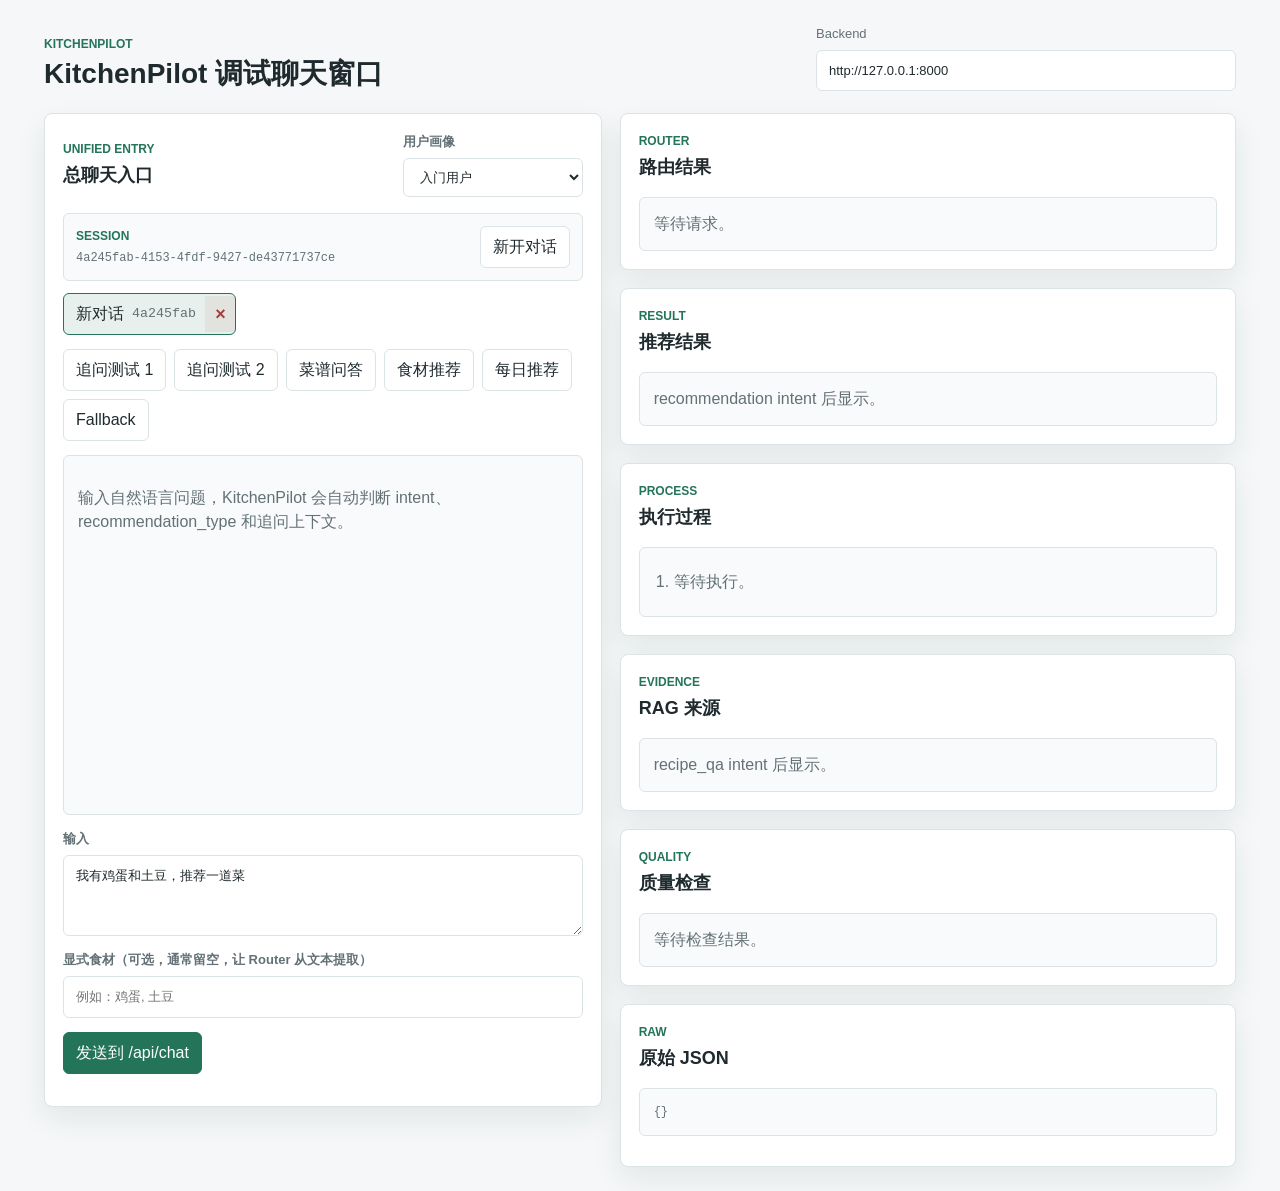
<file: frontend/index.html>
<!doctype html>
<html lang="zh-CN">
  <head>
    <meta charset="utf-8" />
    <meta name="viewport" content="width=device-width, initial-scale=1" />
    <title>KitchenPilot Debug Console</title>
    <link rel="stylesheet" href="./styles.css" />
  </head>
  <body>
    <div class="app-shell">
      <header class="topbar">
        <div>
          <p class="eyebrow">KitchenPilot</p>
          <h1>KitchenPilot 调试聊天窗口</h1>
        </div>
        <label class="base-url">
          <span>Backend</span>
          <input id="baseUrl" type="url" value="http://127.0.0.1:8000" />
        </label>
      </header>

      <main class="debug-layout">
        <section class="panel chat-console" aria-labelledby="chatTitle">
          <div class="section-head">
            <div>
              <p class="eyebrow">Unified Entry</p>
              <h2 id="chatTitle">总聊天入口</h2>
            </div>
            <label class="persona-select">
              <span>用户画像</span>
              <select id="userId" aria-label="User profile">
                <option value="novice_user">完全新手</option>
                <option value="beginner_user" selected>入门用户</option>
                <option value="expert_user">技艺高超的老手</option>
              </select>
            </label>
          </div>

          <div class="session-bar" aria-label="对话管理">
            <div>
              <p class="eyebrow">Session</p>
              <p id="activeSessionId" class="session-id">未创建</p>
            </div>
            <button id="newSession" type="button">新开对话</button>
          </div>

          <div id="sessionList" class="session-list" aria-label="Session 列表"></div>

          <div class="quick-prompts" aria-label="示例问题">
            <button type="button" data-query="咸蛋黄鸡翅怎么做？只告诉我步骤就好，不要太多的符号">追问测试 1</button>
            <button type="button" data-query="料酒和生抽要下多少？还需要别的调料吗？">追问测试 2</button>
            <button type="button" data-query="土豆丝怎么炒得脆？">菜谱问答</button>
            <button type="button" data-query="我有鸡蛋和土豆，推荐一道菜">食材推荐</button>
            <button type="button" data-query="今天吃什么？">每日推荐</button>
            <button type="button" data-query="帮我想想">Fallback</button>
          </div>

          <div id="messages" class="messages empty">
            <p>输入自然语言问题，KitchenPilot 会自动判断 intent、recommendation_type 和追问上下文。</p>
          </div>

          <label class="field">
            <span>输入</span>
            <textarea id="chatQuery" rows="3">我有鸡蛋和土豆，推荐一道菜</textarea>
          </label>

          <label class="field">
            <span>显式食材（可选，通常留空，让 Router 从文本提取）</span>
            <input id="chatIngredients" placeholder="例如：鸡蛋, 土豆" />
          </label>

          <div class="actions">
            <button id="sendChat" type="button" class="primary">发送到 /api/chat</button>
            <span id="chatStatus" class="status" role="status"></span>
          </div>
        </section>

        <aside class="debug-stack">
          <section class="panel" aria-labelledby="routerTitle">
            <div class="section-head">
              <div>
                <p class="eyebrow">Router</p>
                <h2 id="routerTitle">路由结果</h2>
              </div>
            </div>
            <div id="routerInfo" class="list empty">等待请求。</div>
          </section>

          <section class="panel" aria-labelledby="resultTitle">
            <div class="section-head">
              <div>
                <p class="eyebrow">Result</p>
                <h2 id="resultTitle">推荐结果</h2>
              </div>
            </div>
            <div id="recommendations" class="list empty">recommendation intent 后显示。</div>
          </section>

          <section class="panel" aria-labelledby="traceTitle">
            <div class="section-head">
              <div>
                <p class="eyebrow">Process</p>
                <h2 id="traceTitle">执行过程</h2>
              </div>
            </div>
            <ol id="trace" class="trace empty">
              <li>等待执行。</li>
            </ol>
          </section>

          <section class="panel" aria-labelledby="sourceTitle">
            <div class="section-head">
              <div>
                <p class="eyebrow">Evidence</p>
                <h2 id="sourceTitle">RAG 来源</h2>
              </div>
            </div>
            <div id="sources" class="list empty">recipe_qa intent 后显示。</div>
          </section>

          <section class="panel" aria-labelledby="qualityTitle">
            <div class="section-head">
              <div>
                <p class="eyebrow">Quality</p>
                <h2 id="qualityTitle">质量检查</h2>
              </div>
            </div>
            <div id="quality" class="list empty">等待检查结果。</div>
          </section>

          <section class="panel" aria-labelledby="rawTitle">
            <div class="section-head">
              <div>
                <p class="eyebrow">Raw</p>
                <h2 id="rawTitle">原始 JSON</h2>
              </div>
            </div>
            <pre id="rawJson" class="raw-json empty">{}</pre>
          </section>
        </aside>
      </main>
    </div>

    <script src="./app.js"></script>
  </body>
</html>
</file>
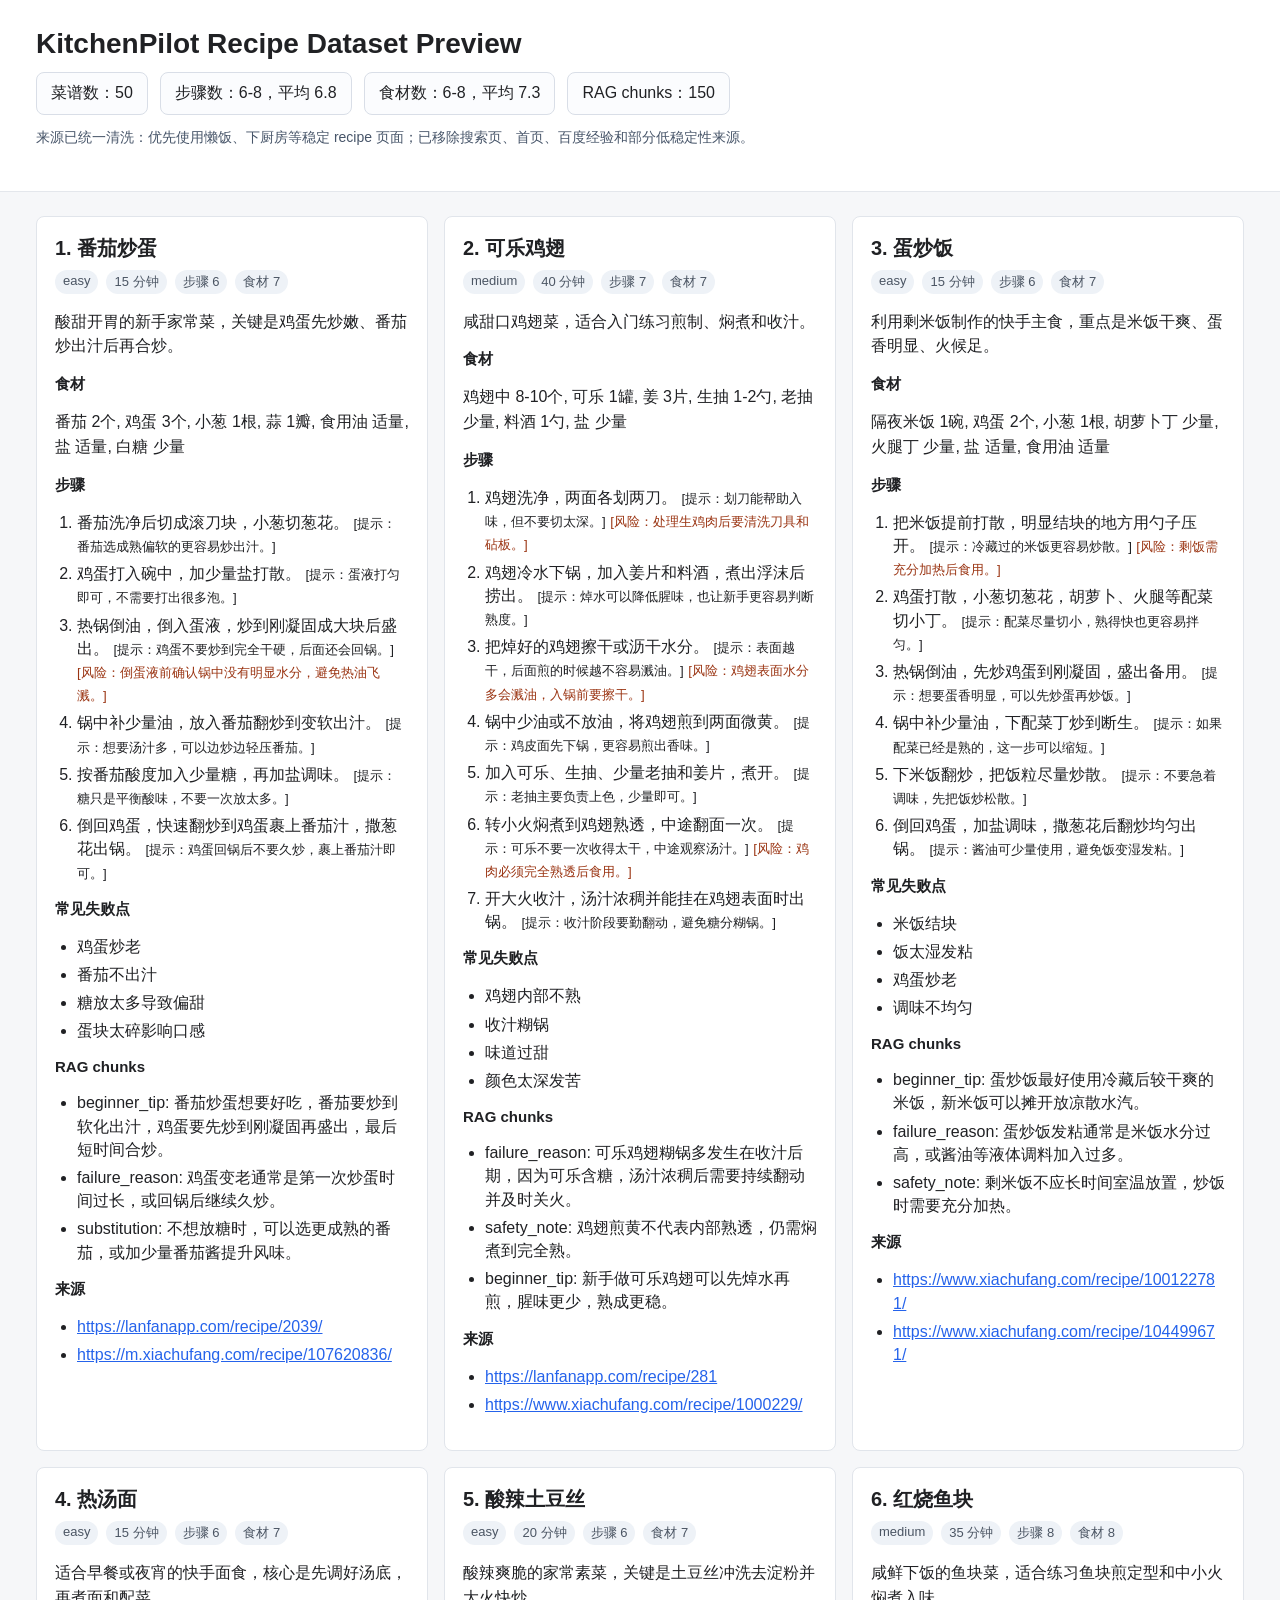
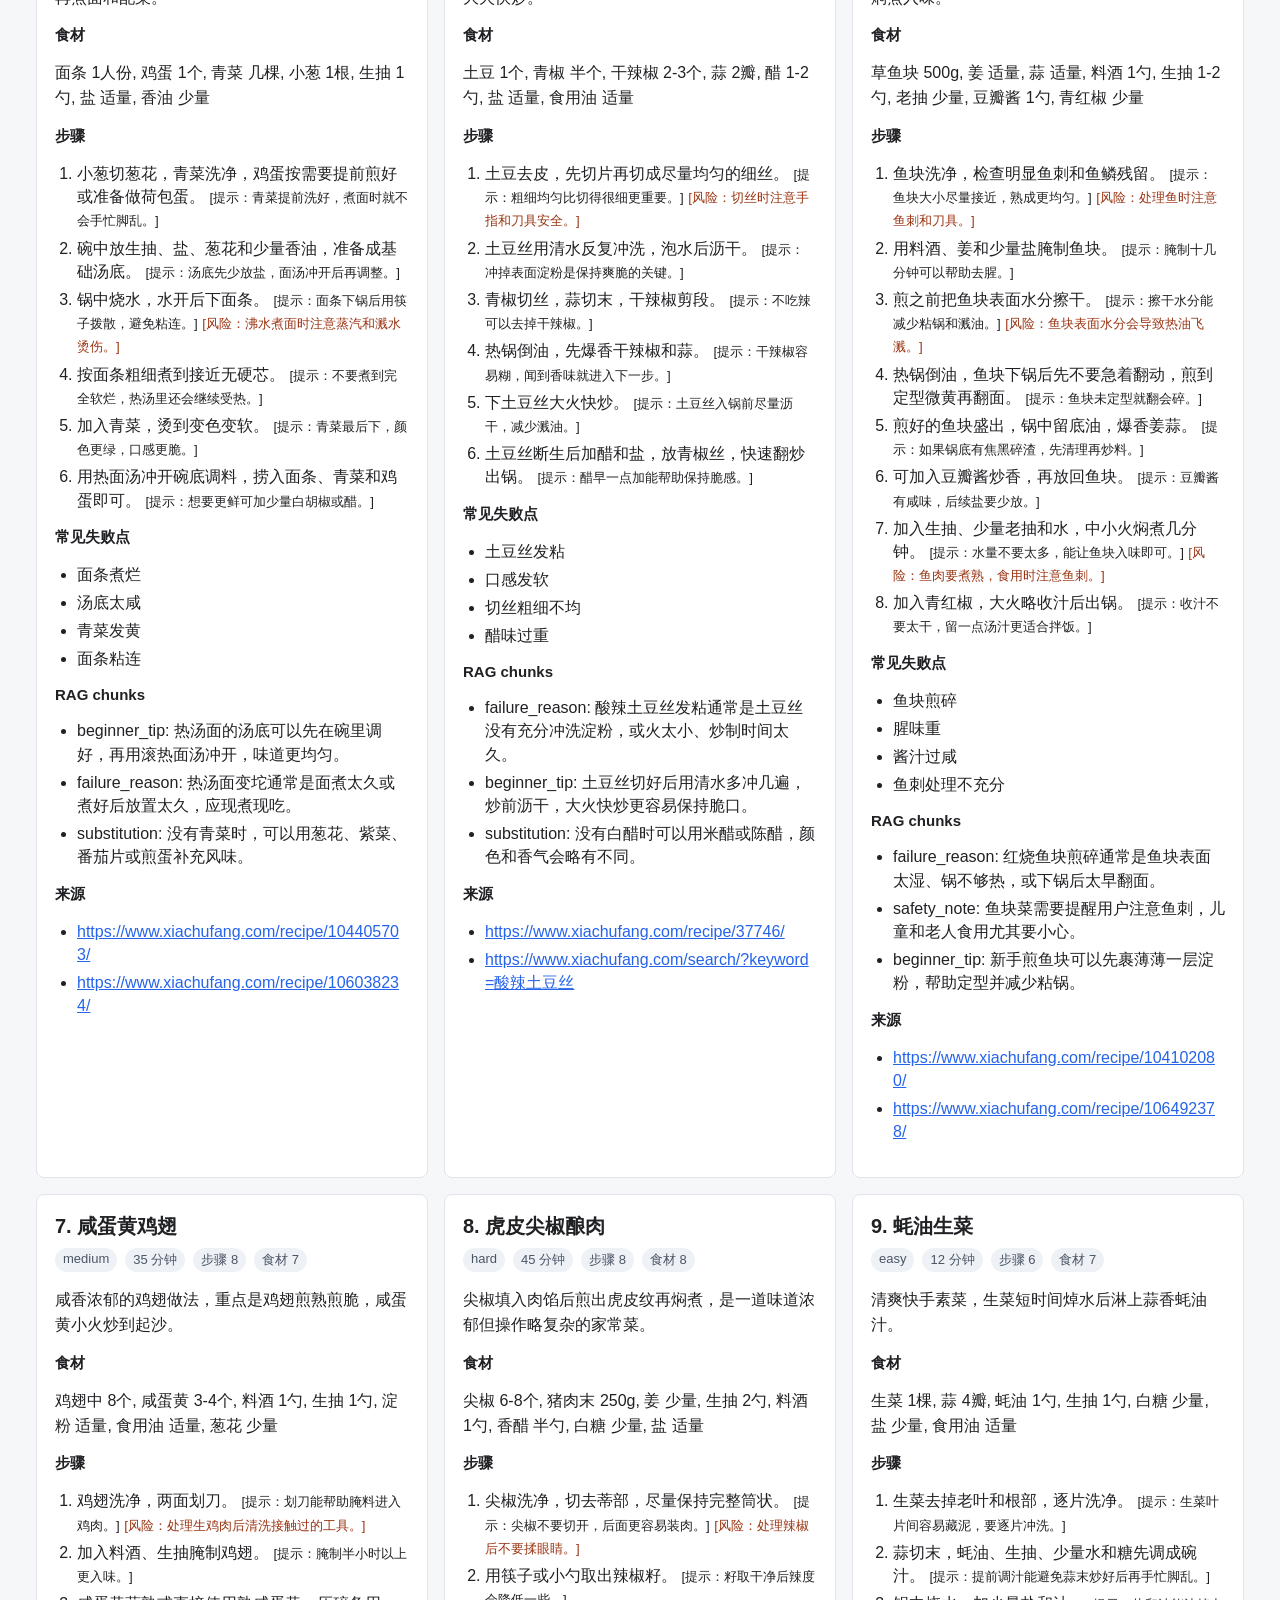
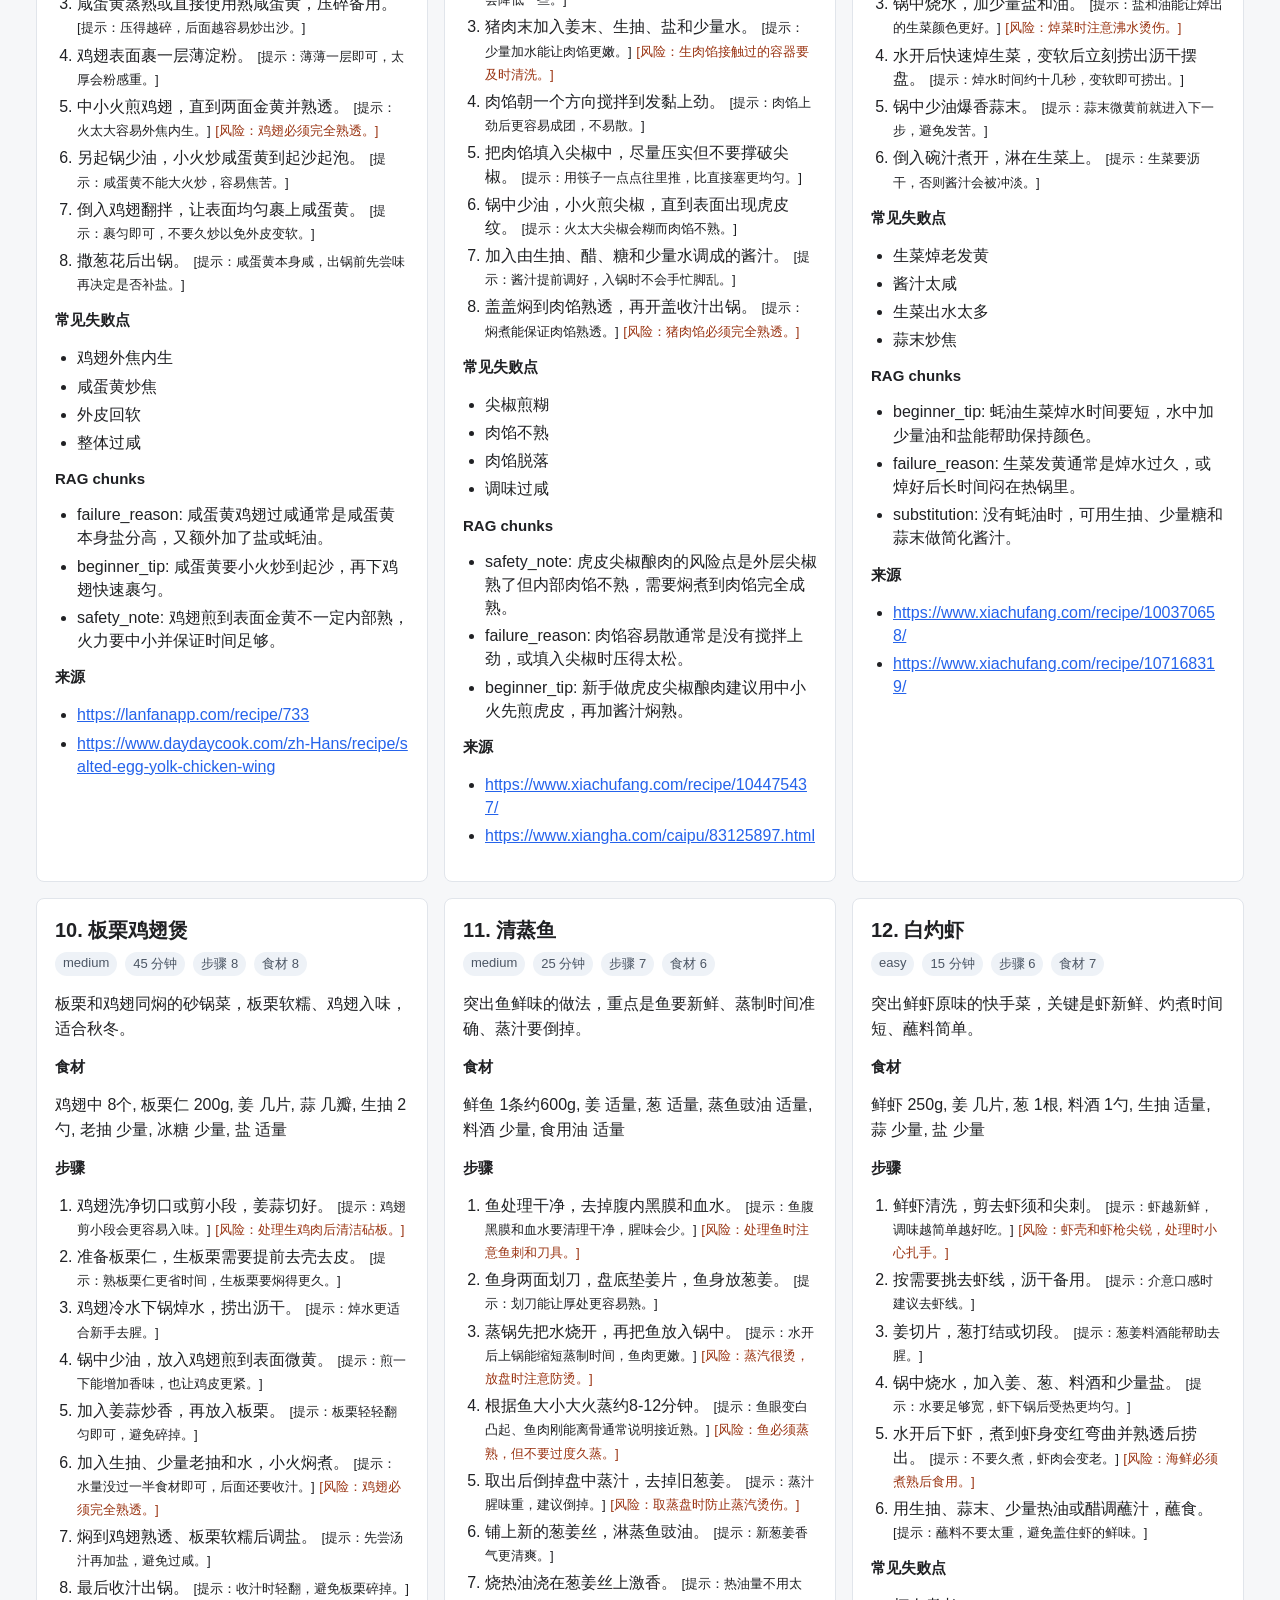
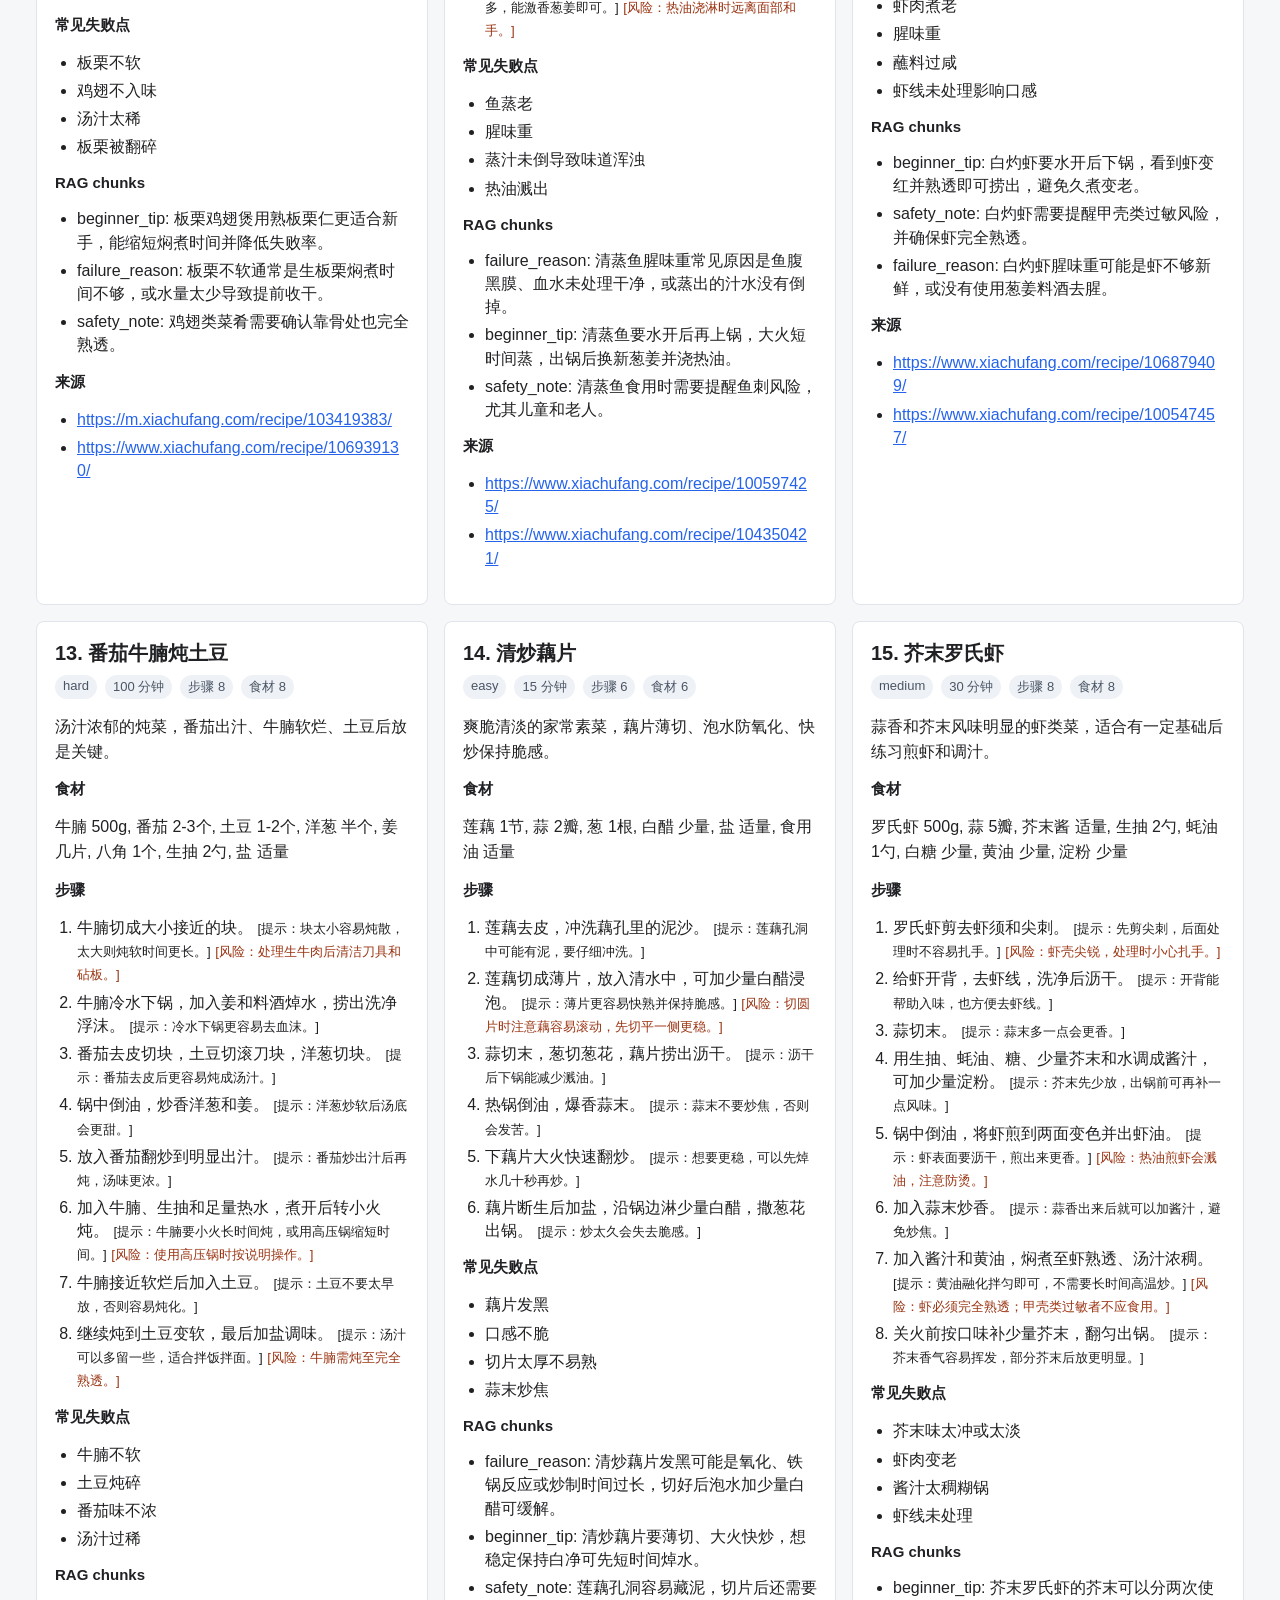
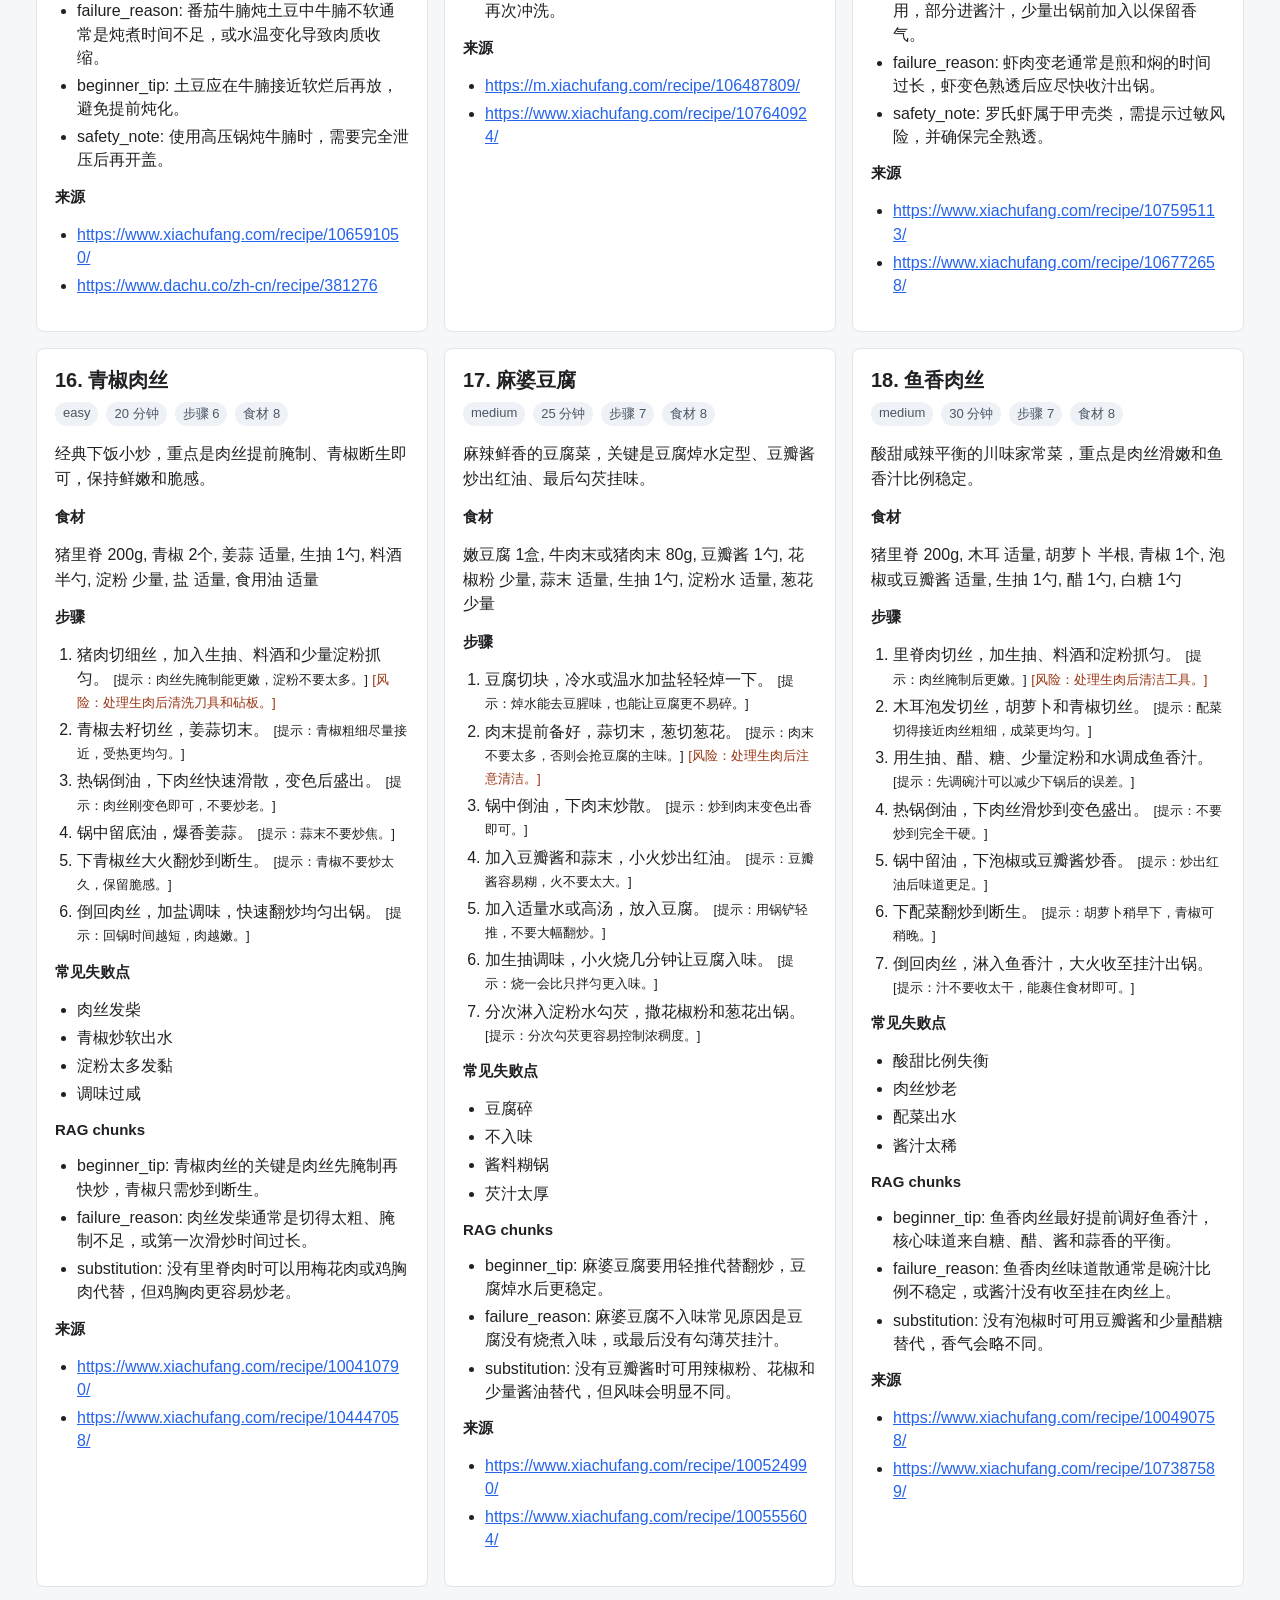
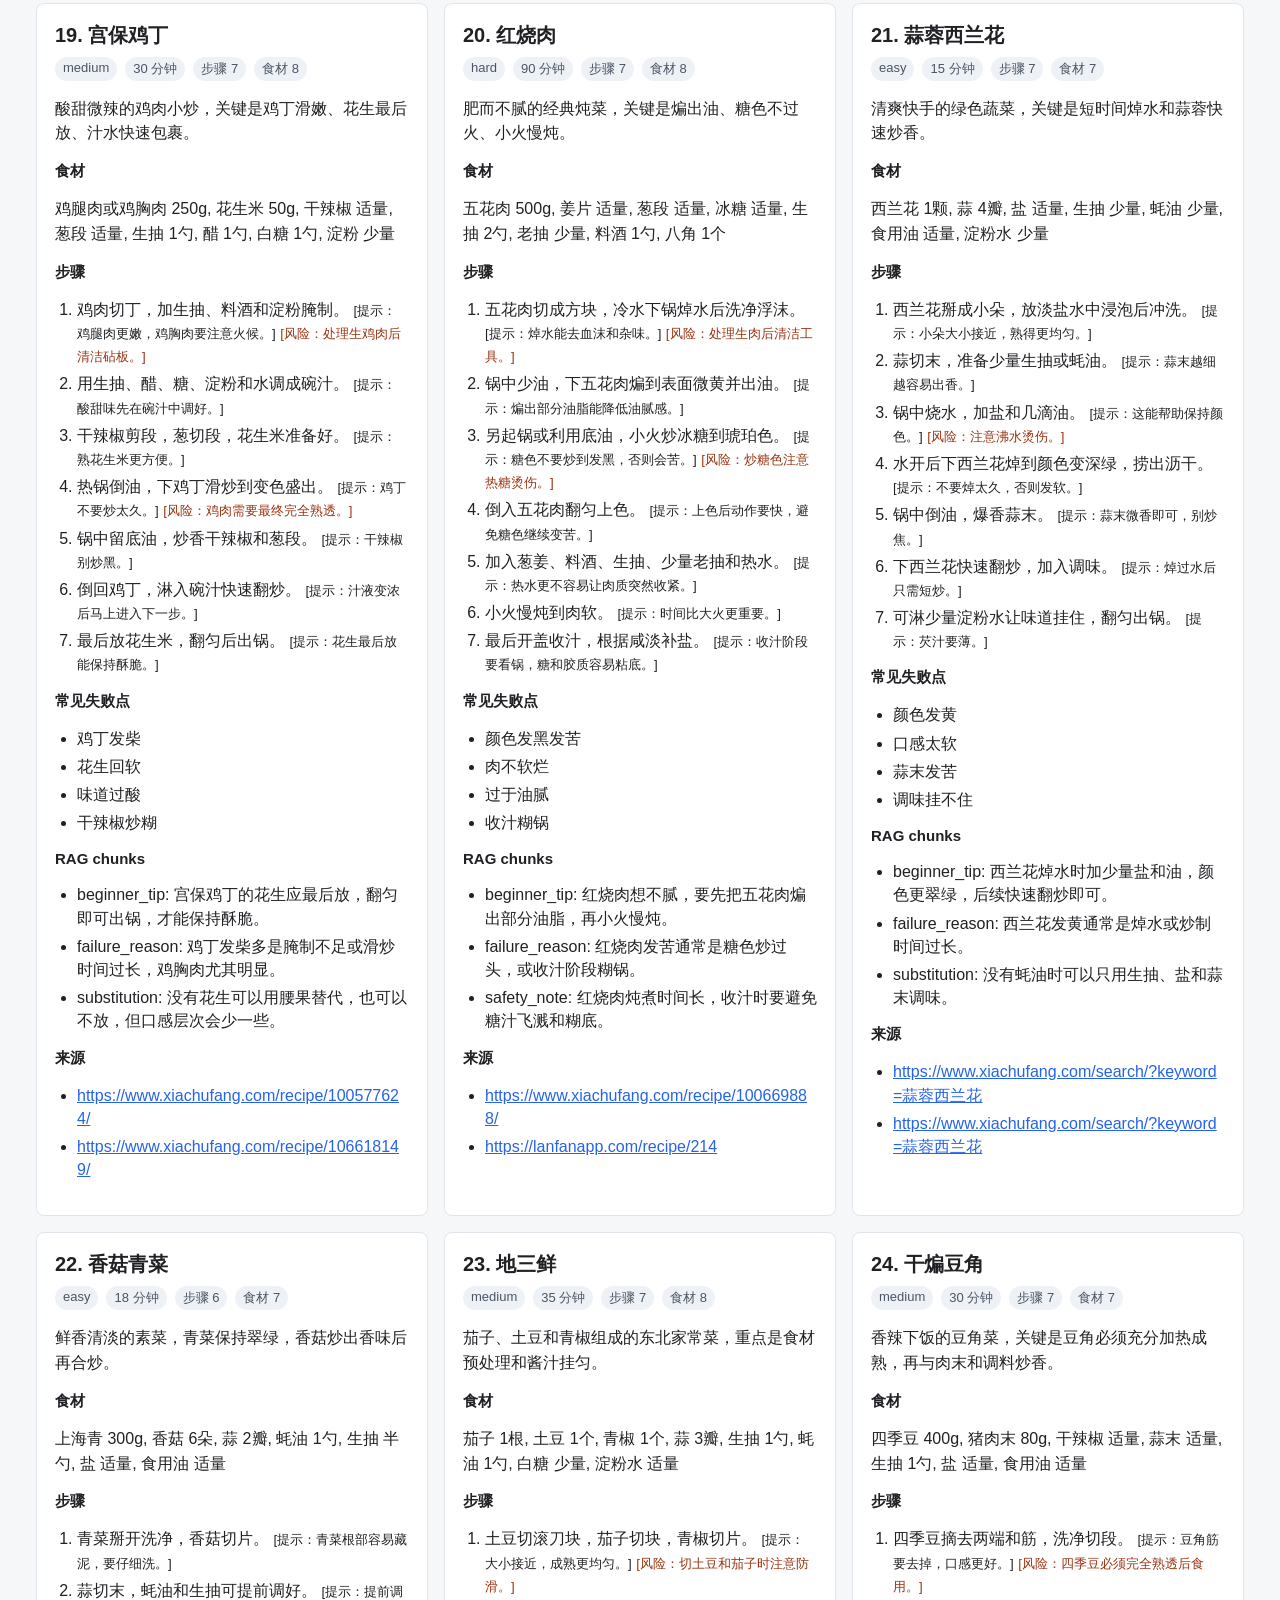
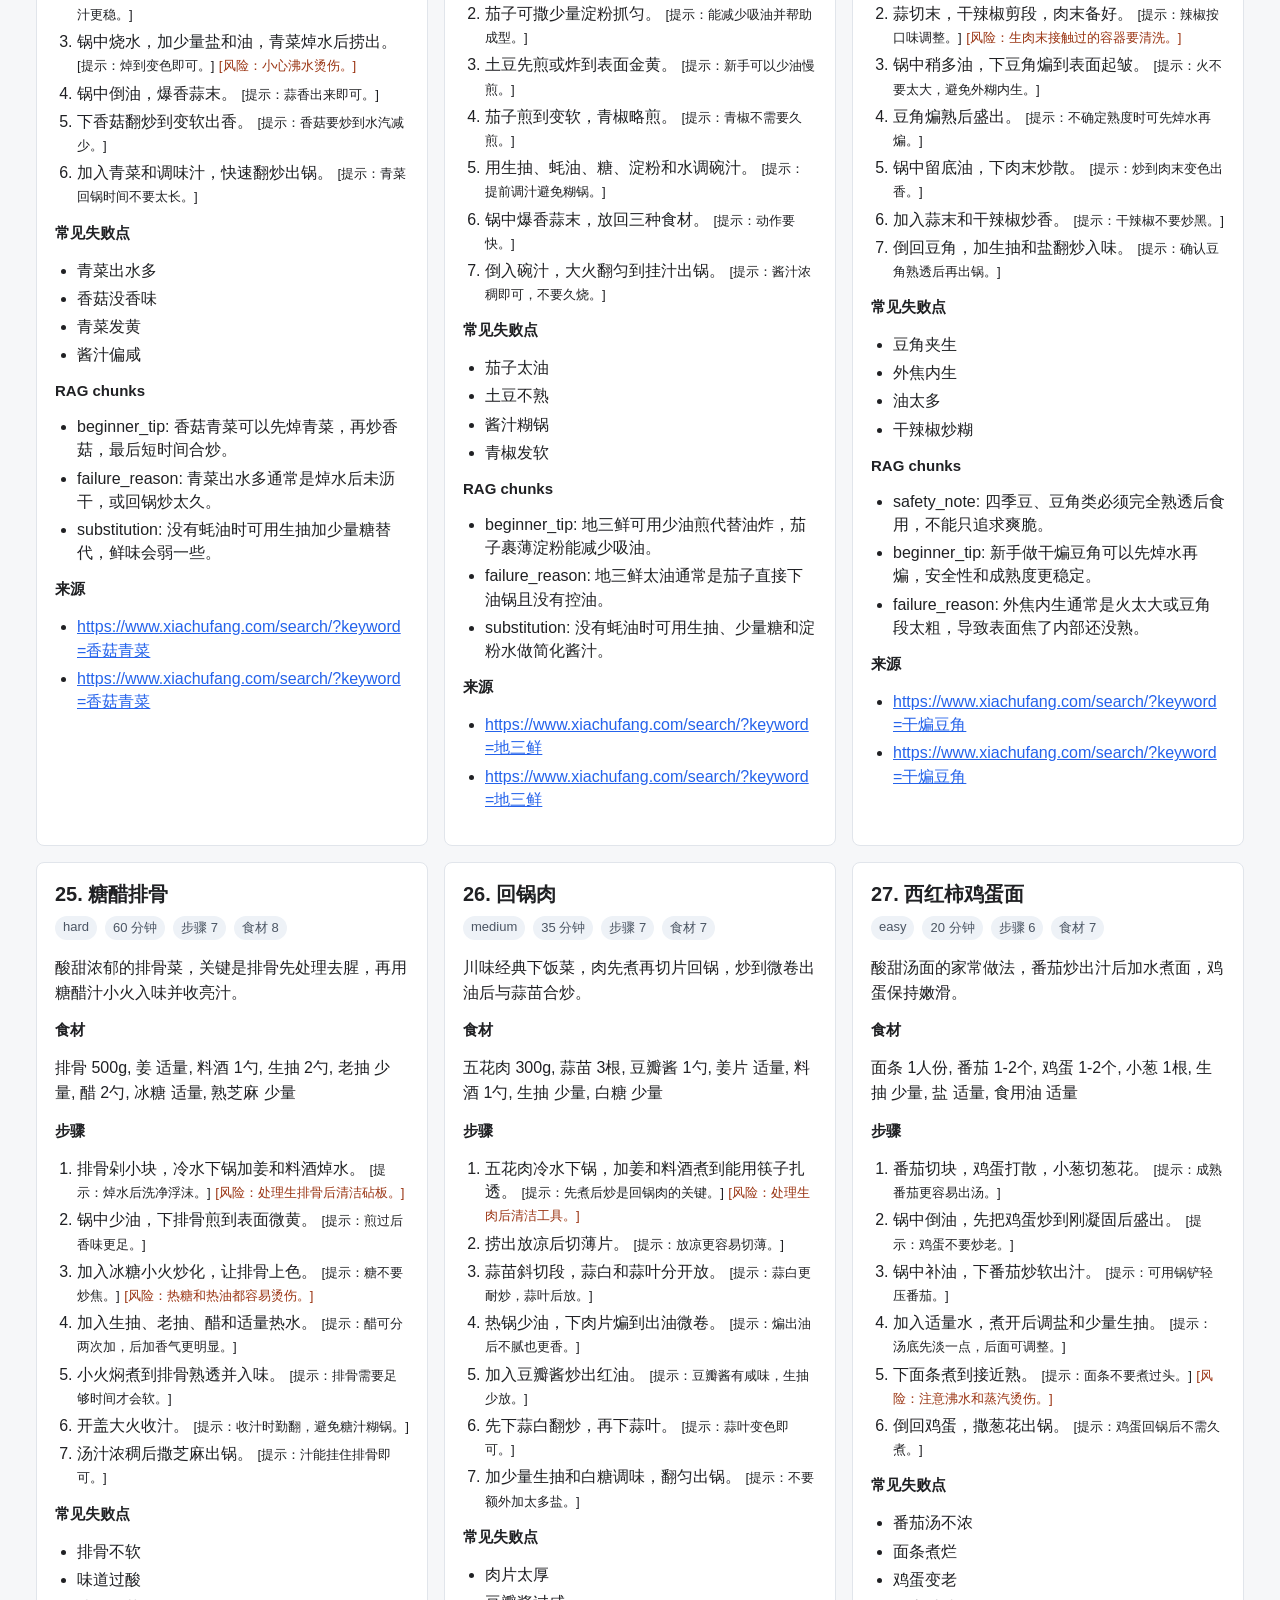
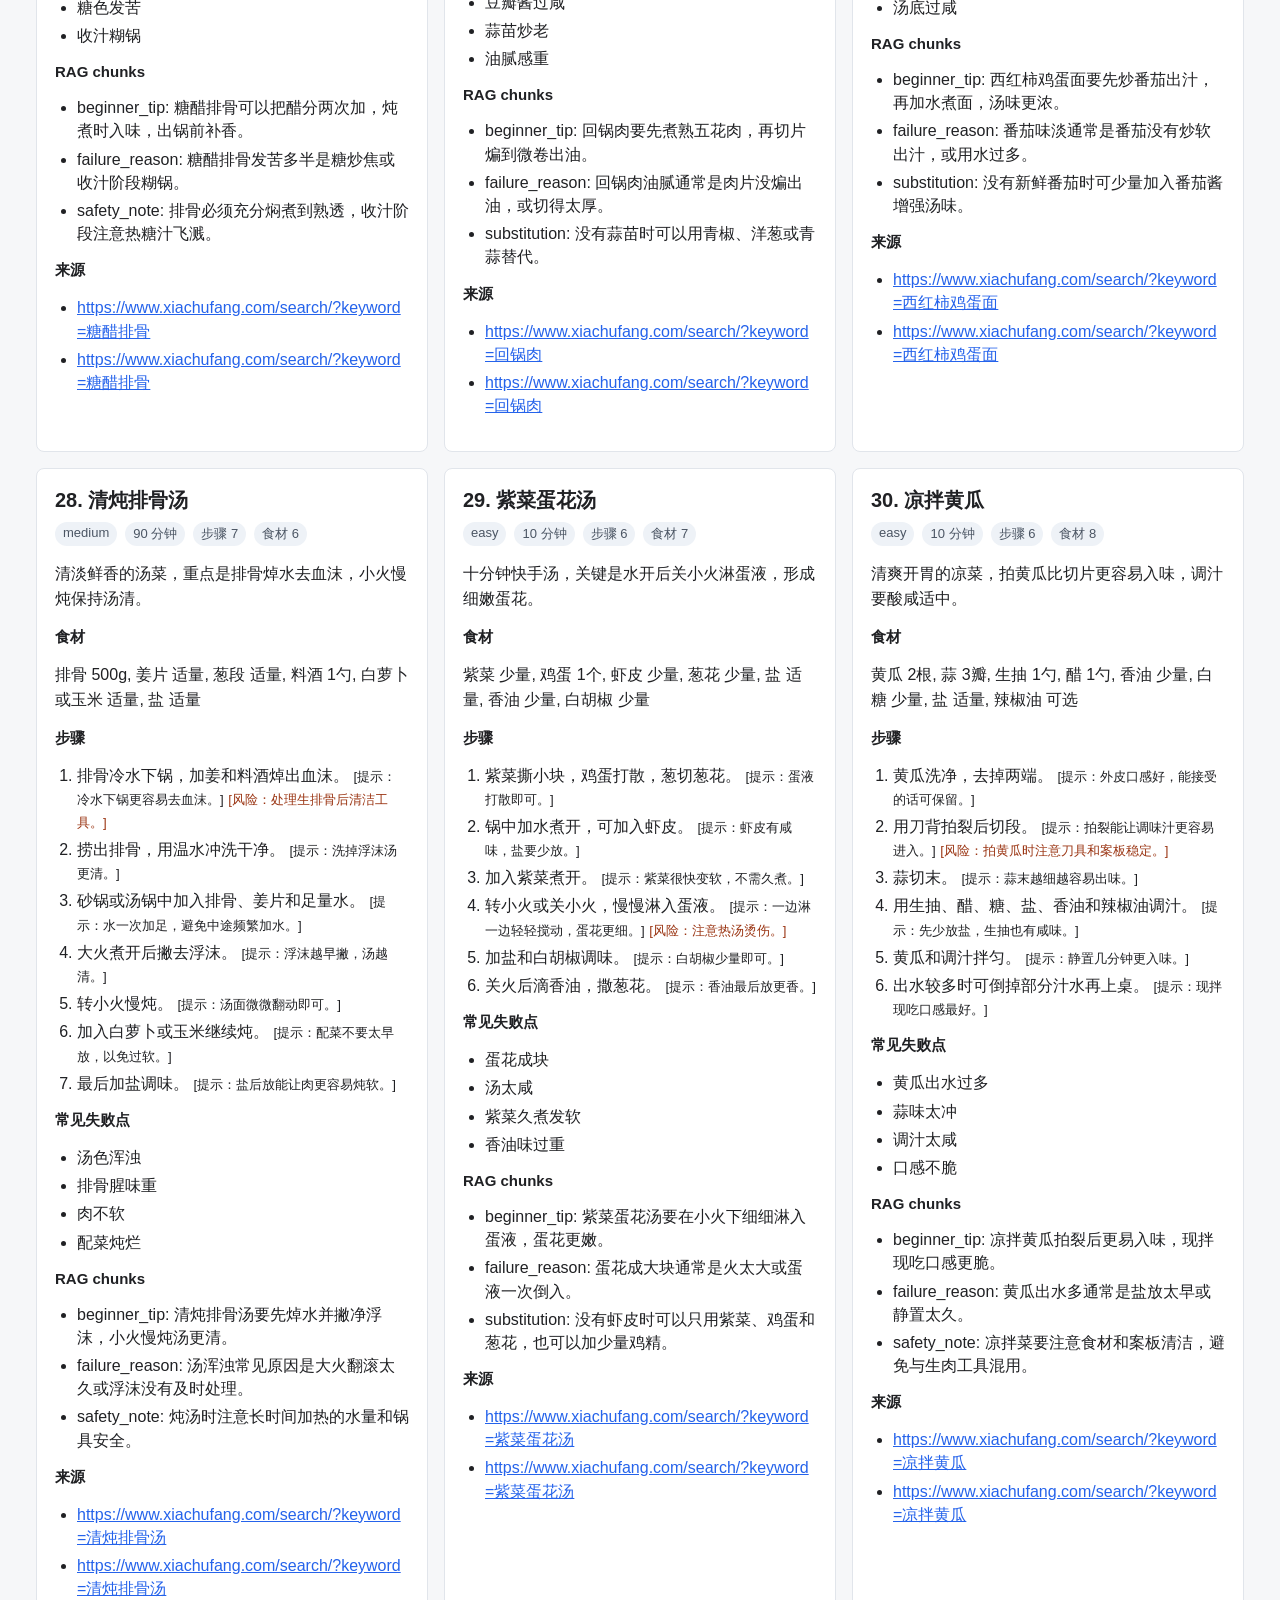
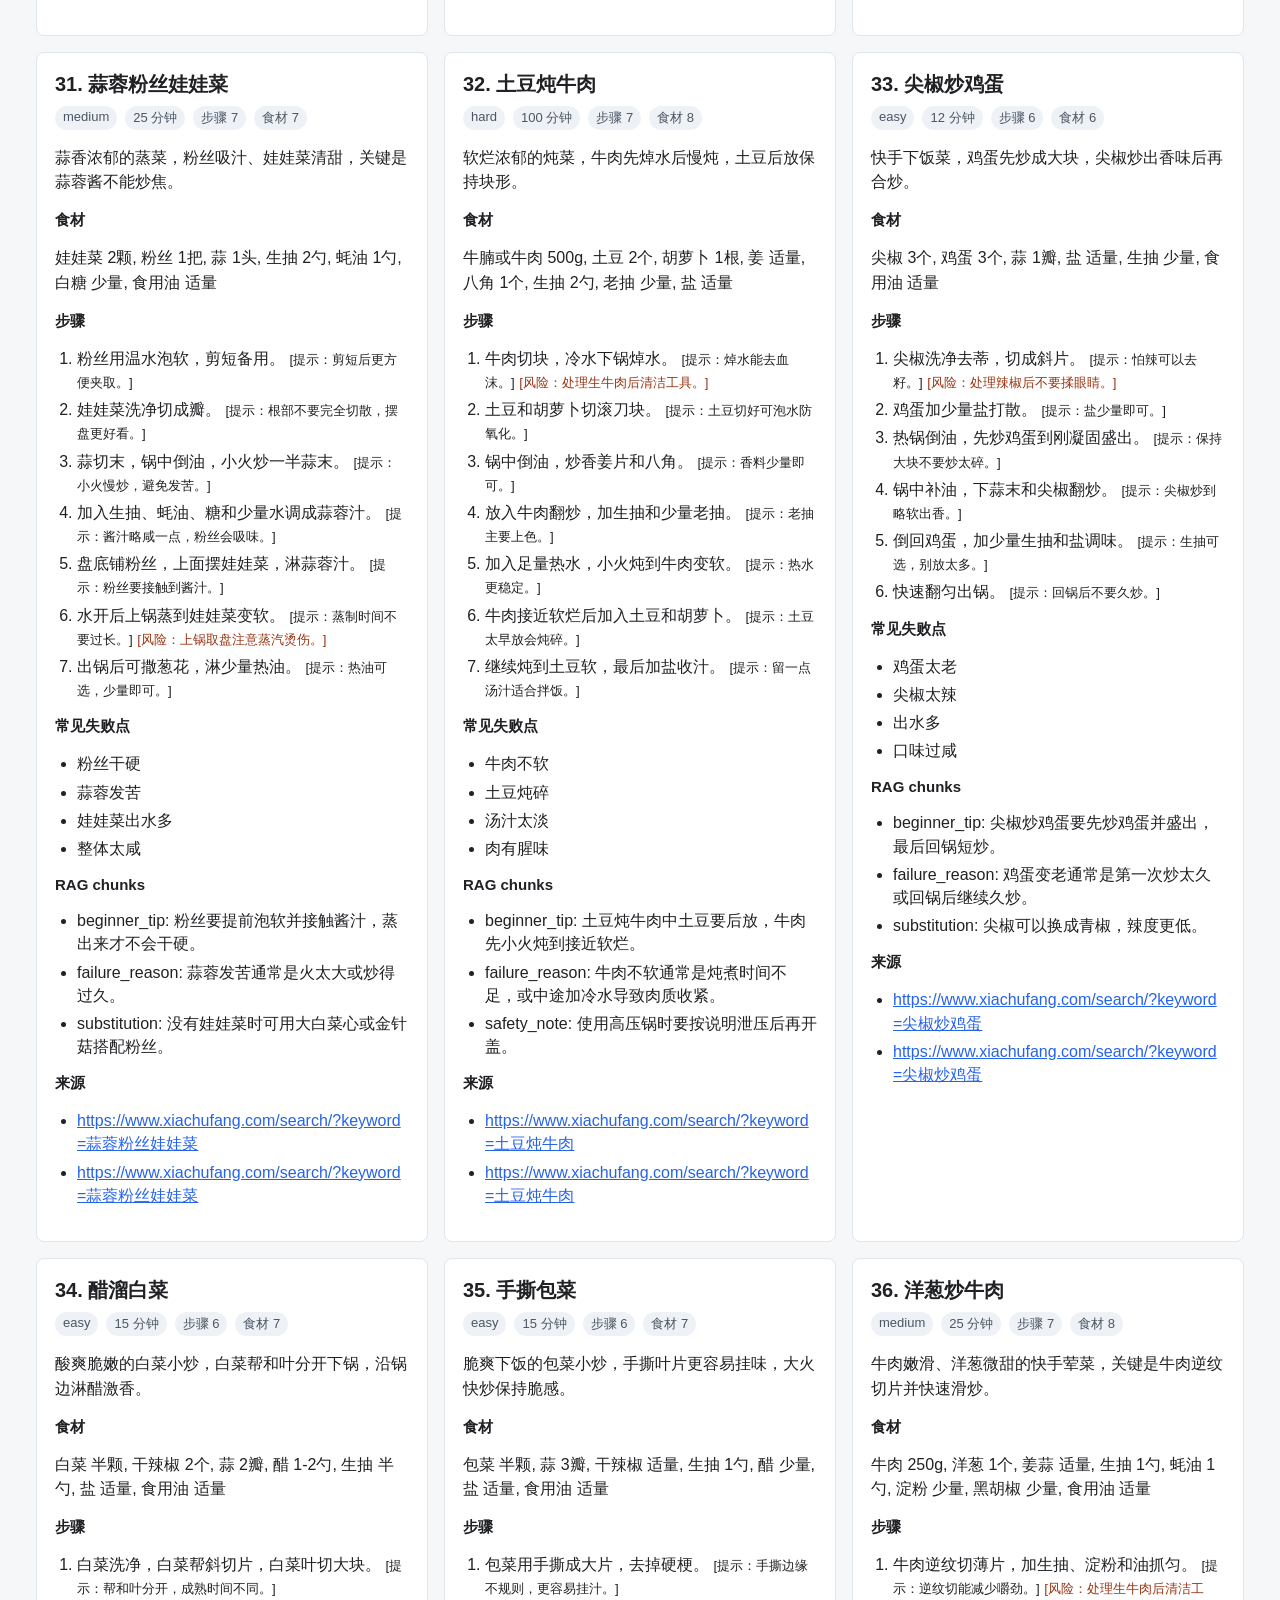
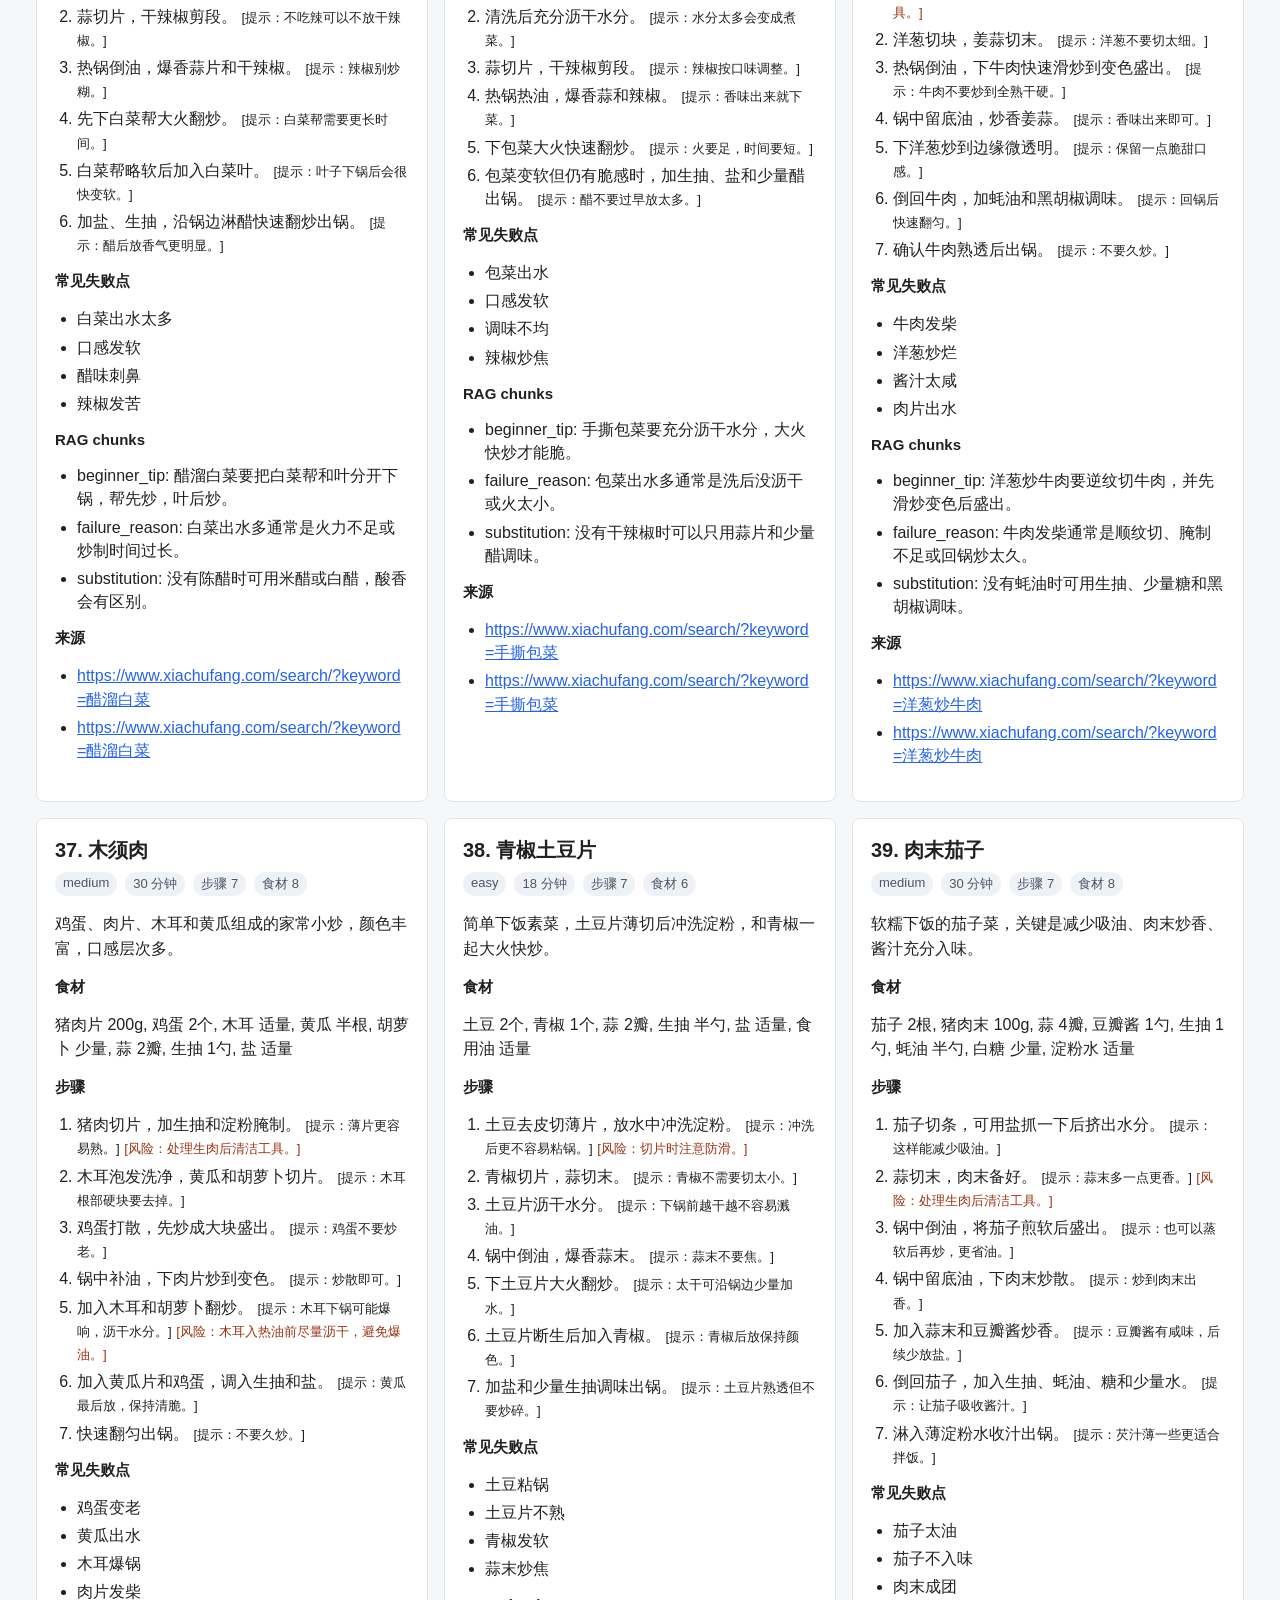
<file: backend/src/script/data/preview_fixed_clickable_links.html>
<!DOCTYPE html>

<html lang="zh-CN">
<head>
<meta charset="utf-8"/>
<title>KitchenPilot Recipe Dataset Preview</title>
<style>
    body {
      margin: 0;
      font-family: -apple-system, BlinkMacSystemFont, "Segoe UI", sans-serif;
      color: #202124;
      background: #f6f7f9;
    }
    header {
      padding: 28px 36px;
      background: #ffffff;
      border-bottom: 1px solid #e4e7ec;
    }
    h1 {
      margin: 0 0 12px;
      font-size: 28px;
      letter-spacing: 0;
    }
    .summary {
      display: flex;
      flex-wrap: wrap;
      gap: 12px;
    }
    .metric {
      padding: 10px 14px;
      border: 1px solid #d9dee7;
      border-radius: 8px;
      background: #fbfcfe;
    }
    main {
      padding: 24px 36px 40px;
      display: grid;
      grid-template-columns: repeat(auto-fit, minmax(360px, 1fr));
      gap: 16px;
    }
    article {
      background: #ffffff;
      border: 1px solid #e1e5eb;
      border-radius: 8px;
      padding: 18px;
    }
    h2 {
      margin: 0 0 8px;
      font-size: 20px;
      letter-spacing: 0;
    }
    .meta {
      display: flex;
      flex-wrap: wrap;
      gap: 8px;
      margin-bottom: 12px;
      color: #4b5563;
      font-size: 13px;
    }
    .pill {
      padding: 3px 8px;
      border-radius: 999px;
      background: #eef2f7;
    }
    p {
      line-height: 1.55;
    }
    ol, ul {
      padding-left: 22px;
    }
    li {
      margin: 5px 0;
      line-height: 1.45;
    }
    h3 {
      margin: 16px 0 6px;
      font-size: 15px;
    }
    .risk {
      color: #9a3412;
    }
    .source {
      color: #2563eb;
      word-break: break-all;
    }
  
.source a {
  color: #2563eb;
  text-decoration: underline;
  word-break: break-all;
}
.source a:hover {
  color: #1d4ed8;
}
</style>
</head>
<body>
<header>
<h1>KitchenPilot Recipe Dataset Preview</h1>
<div class="summary">
<div class="metric">菜谱数：50</div>
<div class="metric">步骤数：6-8，平均 6.8</div>
<div class="metric">食材数：6-8，平均 7.3</div>
<div class="metric">RAG chunks：150</div>
</div>
<p style="margin-top:12px;color:#475569;font-size:14px;">来源已统一清洗：优先使用懒饭、下厨房等稳定 recipe 页面；已移除搜索页、首页、百度经验和部分低稳定性来源。</p></header>
<main>
<article>
<h2>1. 番茄炒蛋</h2>
<div class="meta">
<span class="pill">easy</span>
<span class="pill">15 分钟</span>
<span class="pill">步骤 6</span>
<span class="pill">食材 7</span>
</div>
<p>酸甜开胃的新手家常菜，关键是鸡蛋先炒嫩、番茄炒出汁后再合炒。</p>
<h3>食材</h3>
<p>番茄 2个, 鸡蛋 3个, 小葱 1根, 蒜 1瓣, 食用油 适量, 盐 适量, 白糖 少量</p>
<h3>步骤</h3>
<ol><li>番茄洗净后切成滚刀块，小葱切葱花。 <small>[提示：番茄选成熟偏软的更容易炒出汁。]</small></li>
<li>鸡蛋打入碗中，加少量盐打散。 <small>[提示：蛋液打匀即可，不需要打出很多泡。]</small></li>
<li>热锅倒油，倒入蛋液，炒到刚凝固成大块后盛出。 <small>[提示：鸡蛋不要炒到完全干硬，后面还会回锅。]</small> <small class="risk">[风险：倒蛋液前确认锅中没有明显水分，避免热油飞溅。]</small></li>
<li>锅中补少量油，放入番茄翻炒到变软出汁。 <small>[提示：想要汤汁多，可以边炒边轻压番茄。]</small></li>
<li>按番茄酸度加入少量糖，再加盐调味。 <small>[提示：糖只是平衡酸味，不要一次放太多。]</small></li>
<li>倒回鸡蛋，快速翻炒到鸡蛋裹上番茄汁，撒葱花出锅。 <small>[提示：鸡蛋回锅后不要久炒，裹上番茄汁即可。]</small></li></ol>
<h3>常见失败点</h3>
<ul><li>鸡蛋炒老</li>
<li>番茄不出汁</li>
<li>糖放太多导致偏甜</li>
<li>蛋块太碎影响口感</li></ul>
<h3>RAG chunks</h3>
<ul><li>beginner_tip: 番茄炒蛋想要好吃，番茄要炒到软化出汁，鸡蛋要先炒到刚凝固再盛出，最后短时间合炒。</li>
<li>failure_reason: 鸡蛋变老通常是第一次炒蛋时间过长，或回锅后继续久炒。</li>
<li>substitution: 不想放糖时，可以选更成熟的番茄，或加少量番茄酱提升风味。</li></ul>
<h3>来源</h3>
<ul><li><span class="source"><a href="https://lanfanapp.com/recipe/2039/" target="_blank">https://lanfanapp.com/recipe/2039/</a></span></li><li><span class="source"><a href="https://m.xiachufang.com/recipe/107620836/" target="_blank">https://m.xiachufang.com/recipe/107620836/</a></span></li></ul>
</article>
<article>
<h2>2. 可乐鸡翅</h2>
<div class="meta">
<span class="pill">medium</span>
<span class="pill">40 分钟</span>
<span class="pill">步骤 7</span>
<span class="pill">食材 7</span>
</div>
<p>咸甜口鸡翅菜，适合入门练习煎制、焖煮和收汁。</p>
<h3>食材</h3>
<p>鸡翅中 8-10个, 可乐 1罐, 姜 3片, 生抽 1-2勺, 老抽 少量, 料酒 1勺, 盐 少量</p>
<h3>步骤</h3>
<ol><li>鸡翅洗净，两面各划两刀。 <small>[提示：划刀能帮助入味，但不要切太深。]</small> <small class="risk">[风险：处理生鸡肉后要清洗刀具和砧板。]</small></li>
<li>鸡翅冷水下锅，加入姜片和料酒，煮出浮沫后捞出。 <small>[提示：焯水可以降低腥味，也让新手更容易判断熟度。]</small></li>
<li>把焯好的鸡翅擦干或沥干水分。 <small>[提示：表面越干，后面煎的时候越不容易溅油。]</small> <small class="risk">[风险：鸡翅表面水分多会溅油，入锅前要擦干。]</small></li>
<li>锅中少油或不放油，将鸡翅煎到两面微黄。 <small>[提示：鸡皮面先下锅，更容易煎出香味。]</small></li>
<li>加入可乐、生抽、少量老抽和姜片，煮开。 <small>[提示：老抽主要负责上色，少量即可。]</small></li>
<li>转小火焖煮到鸡翅熟透，中途翻面一次。 <small>[提示：可乐不要一次收得太干，中途观察汤汁。]</small> <small class="risk">[风险：鸡肉必须完全熟透后食用。]</small></li>
<li>开大火收汁，汤汁浓稠并能挂在鸡翅表面时出锅。 <small>[提示：收汁阶段要勤翻动，避免糖分糊锅。]</small></li></ol>
<h3>常见失败点</h3>
<ul><li>鸡翅内部不熟</li>
<li>收汁糊锅</li>
<li>味道过甜</li>
<li>颜色太深发苦</li></ul>
<h3>RAG chunks</h3>
<ul><li>failure_reason: 可乐鸡翅糊锅多发生在收汁后期，因为可乐含糖，汤汁浓稠后需要持续翻动并及时关火。</li>
<li>safety_note: 鸡翅煎黄不代表内部熟透，仍需焖煮到完全熟。</li>
<li>beginner_tip: 新手做可乐鸡翅可以先焯水再煎，腥味更少，熟成更稳。</li></ul>
<h3>来源</h3>
<ul><li><span class="source"><a href="https://lanfanapp.com/recipe/281" target="_blank">https://lanfanapp.com/recipe/281</a></span></li><li><span class="source"><a href="https://www.xiachufang.com/recipe/1000229/" target="_blank">https://www.xiachufang.com/recipe/1000229/</a></span></li></ul>
</article>
<article>
<h2>3. 蛋炒饭</h2>
<div class="meta">
<span class="pill">easy</span>
<span class="pill">15 分钟</span>
<span class="pill">步骤 6</span>
<span class="pill">食材 7</span>
</div>
<p>利用剩米饭制作的快手主食，重点是米饭干爽、蛋香明显、火候足。</p>
<h3>食材</h3>
<p>隔夜米饭 1碗, 鸡蛋 2个, 小葱 1根, 胡萝卜丁 少量, 火腿丁 少量, 盐 适量, 食用油 适量</p>
<h3>步骤</h3>
<ol><li>把米饭提前打散，明显结块的地方用勺子压开。 <small>[提示：冷藏过的米饭更容易炒散。]</small> <small class="risk">[风险：剩饭需充分加热后食用。]</small></li>
<li>鸡蛋打散，小葱切葱花，胡萝卜、火腿等配菜切小丁。 <small>[提示：配菜尽量切小，熟得快也更容易拌匀。]</small></li>
<li>热锅倒油，先炒鸡蛋到刚凝固，盛出备用。 <small>[提示：想要蛋香明显，可以先炒蛋再炒饭。]</small></li>
<li>锅中补少量油，下配菜丁炒到断生。 <small>[提示：如果配菜已经是熟的，这一步可以缩短。]</small></li>
<li>下米饭翻炒，把饭粒尽量炒散。 <small>[提示：不要急着调味，先把饭炒松散。]</small></li>
<li>倒回鸡蛋，加盐调味，撒葱花后翻炒均匀出锅。 <small>[提示：酱油可少量使用，避免饭变湿发粘。]</small></li></ol>
<h3>常见失败点</h3>
<ul><li>米饭结块</li>
<li>饭太湿发粘</li>
<li>鸡蛋炒老</li>
<li>调味不均匀</li></ul>
<h3>RAG chunks</h3>
<ul><li>beginner_tip: 蛋炒饭最好使用冷藏后较干爽的米饭，新米饭可以摊开放凉散水汽。</li>
<li>failure_reason: 蛋炒饭发粘通常是米饭水分过高，或酱油等液体调料加入过多。</li>
<li>safety_note: 剩米饭不应长时间室温放置，炒饭时需要充分加热。</li></ul>
<h3>来源</h3>
<ul><li><span class="source"><a href="https://www.xiachufang.com/recipe/100122781/" target="_blank">https://www.xiachufang.com/recipe/100122781/</a></span></li><li><span class="source"><a href="https://www.xiachufang.com/recipe/104499671/" target="_blank">https://www.xiachufang.com/recipe/104499671/</a></span></li></ul>
</article>
<article>
<h2>4. 热汤面</h2>
<div class="meta">
<span class="pill">easy</span>
<span class="pill">15 分钟</span>
<span class="pill">步骤 6</span>
<span class="pill">食材 7</span>
</div>
<p>适合早餐或夜宵的快手面食，核心是先调好汤底，再煮面和配菜。</p>
<h3>食材</h3>
<p>面条 1人份, 鸡蛋 1个, 青菜 几棵, 小葱 1根, 生抽 1勺, 盐 适量, 香油 少量</p>
<h3>步骤</h3>
<ol><li>小葱切葱花，青菜洗净，鸡蛋按需要提前煎好或准备做荷包蛋。 <small>[提示：青菜提前洗好，煮面时就不会手忙脚乱。]</small></li>
<li>碗中放生抽、盐、葱花和少量香油，准备成基础汤底。 <small>[提示：汤底先少放盐，面汤冲开后再调整。]</small></li>
<li>锅中烧水，水开后下面条。 <small>[提示：面条下锅后用筷子拨散，避免粘连。]</small> <small class="risk">[风险：沸水煮面时注意蒸汽和溅水烫伤。]</small></li>
<li>按面条粗细煮到接近无硬芯。 <small>[提示：不要煮到完全软烂，热汤里还会继续受热。]</small></li>
<li>加入青菜，烫到变色变软。 <small>[提示：青菜最后下，颜色更绿，口感更脆。]</small></li>
<li>用热面汤冲开碗底调料，捞入面条、青菜和鸡蛋即可。 <small>[提示：想要更鲜可加少量白胡椒或醋。]</small></li></ol>
<h3>常见失败点</h3>
<ul><li>面条煮烂</li>
<li>汤底太咸</li>
<li>青菜发黄</li>
<li>面条粘连</li></ul>
<h3>RAG chunks</h3>
<ul><li>beginner_tip: 热汤面的汤底可以先在碗里调好，再用滚热面汤冲开，味道更均匀。</li>
<li>failure_reason: 热汤面变坨通常是面煮太久或煮好后放置太久，应现煮现吃。</li>
<li>substitution: 没有青菜时，可以用葱花、紫菜、番茄片或煎蛋补充风味。</li></ul>
<h3>来源</h3>
<ul><li><span class="source"><a href="https://www.xiachufang.com/recipe/104405703/" target="_blank">https://www.xiachufang.com/recipe/104405703/</a></span></li><li><span class="source"><a href="https://www.xiachufang.com/recipe/106038234/" target="_blank">https://www.xiachufang.com/recipe/106038234/</a></span></li></ul>
</article>
<article>
<h2>5. 酸辣土豆丝</h2>
<div class="meta">
<span class="pill">easy</span>
<span class="pill">20 分钟</span>
<span class="pill">步骤 6</span>
<span class="pill">食材 7</span>
</div>
<p>酸辣爽脆的家常素菜，关键是土豆丝冲洗去淀粉并大火快炒。</p>
<h3>食材</h3>
<p>土豆 1个, 青椒 半个, 干辣椒 2-3个, 蒜 2瓣, 醋 1-2勺, 盐 适量, 食用油 适量</p>
<h3>步骤</h3>
<ol><li>土豆去皮，先切片再切成尽量均匀的细丝。 <small>[提示：粗细均匀比切得很细更重要。]</small> <small class="risk">[风险：切丝时注意手指和刀具安全。]</small></li>
<li>土豆丝用清水反复冲洗，泡水后沥干。 <small>[提示：冲掉表面淀粉是保持爽脆的关键。]</small></li>
<li>青椒切丝，蒜切末，干辣椒剪段。 <small>[提示：不吃辣可以去掉干辣椒。]</small></li>
<li>热锅倒油，先爆香干辣椒和蒜。 <small>[提示：干辣椒容易糊，闻到香味就进入下一步。]</small></li>
<li>下土豆丝大火快炒。 <small>[提示：土豆丝入锅前尽量沥干，减少溅油。]</small></li>
<li>土豆丝断生后加醋和盐，放青椒丝，快速翻炒出锅。 <small>[提示：醋早一点加能帮助保持脆感。]</small></li></ol>
<h3>常见失败点</h3>
<ul><li>土豆丝发粘</li>
<li>口感发软</li>
<li>切丝粗细不均</li>
<li>醋味过重</li></ul>
<h3>RAG chunks</h3>
<ul><li>failure_reason: 酸辣土豆丝发粘通常是土豆丝没有充分冲洗淀粉，或火太小、炒制时间太久。</li>
<li>beginner_tip: 土豆丝切好后用清水多冲几遍，炒前沥干，大火快炒更容易保持脆口。</li>
<li>substitution: 没有白醋时可以用米醋或陈醋，颜色和香气会略有不同。</li></ul>
<h3>来源</h3>
<ul><li><span class="source"><a href="https://www.xiachufang.com/recipe/37746/" target="_blank">https://www.xiachufang.com/recipe/37746/</a></span></li><li><span class="source"><a href="https://www.xiachufang.com/search/?keyword=酸辣土豆丝" target="_blank">https://www.xiachufang.com/search/?keyword=酸辣土豆丝</a></span></li></ul>
</article>
<article>
<h2>6. 红烧鱼块</h2>
<div class="meta">
<span class="pill">medium</span>
<span class="pill">35 分钟</span>
<span class="pill">步骤 8</span>
<span class="pill">食材 8</span>
</div>
<p>咸鲜下饭的鱼块菜，适合练习鱼块煎定型和中小火焖煮入味。</p>
<h3>食材</h3>
<p>草鱼块 500g, 姜 适量, 蒜 适量, 料酒 1勺, 生抽 1-2勺, 老抽 少量, 豆瓣酱 1勺, 青红椒 少量</p>
<h3>步骤</h3>
<ol><li>鱼块洗净，检查明显鱼刺和鱼鳞残留。 <small>[提示：鱼块大小尽量接近，熟成更均匀。]</small> <small class="risk">[风险：处理鱼时注意鱼刺和刀具。]</small></li>
<li>用料酒、姜和少量盐腌制鱼块。 <small>[提示：腌制十几分钟可以帮助去腥。]</small></li>
<li>煎之前把鱼块表面水分擦干。 <small>[提示：擦干水分能减少粘锅和溅油。]</small> <small class="risk">[风险：鱼块表面水分会导致热油飞溅。]</small></li>
<li>热锅倒油，鱼块下锅后先不要急着翻动，煎到定型微黄再翻面。 <small>[提示：鱼块未定型就翻会碎。]</small></li>
<li>煎好的鱼块盛出，锅中留底油，爆香姜蒜。 <small>[提示：如果锅底有焦黑碎渣，先清理再炒料。]</small></li>
<li>可加入豆瓣酱炒香，再放回鱼块。 <small>[提示：豆瓣酱有咸味，后续盐要少放。]</small></li>
<li>加入生抽、少量老抽和水，中小火焖煮几分钟。 <small>[提示：水量不要太多，能让鱼块入味即可。]</small> <small class="risk">[风险：鱼肉要煮熟，食用时注意鱼刺。]</small></li>
<li>加入青红椒，大火略收汁后出锅。 <small>[提示：收汁不要太干，留一点汤汁更适合拌饭。]</small></li></ol>
<h3>常见失败点</h3>
<ul><li>鱼块煎碎</li>
<li>腥味重</li>
<li>酱汁过咸</li>
<li>鱼刺处理不充分</li></ul>
<h3>RAG chunks</h3>
<ul><li>failure_reason: 红烧鱼块煎碎通常是鱼块表面太湿、锅不够热，或下锅后太早翻面。</li>
<li>safety_note: 鱼块菜需要提醒用户注意鱼刺，儿童和老人食用尤其要小心。</li>
<li>beginner_tip: 新手煎鱼块可以先裹薄薄一层淀粉，帮助定型并减少粘锅。</li></ul>
<h3>来源</h3>
<ul><li><span class="source"><a href="https://www.xiachufang.com/recipe/104102080/" target="_blank">https://www.xiachufang.com/recipe/104102080/</a></span></li><li><span class="source"><a href="https://www.xiachufang.com/recipe/106492378/" target="_blank">https://www.xiachufang.com/recipe/106492378/</a></span></li></ul>
</article>
<article>
<h2>7. 咸蛋黄鸡翅</h2>
<div class="meta">
<span class="pill">medium</span>
<span class="pill">35 分钟</span>
<span class="pill">步骤 8</span>
<span class="pill">食材 7</span>
</div>
<p>咸香浓郁的鸡翅做法，重点是鸡翅煎熟煎脆，咸蛋黄小火炒到起沙。</p>
<h3>食材</h3>
<p>鸡翅中 8个, 咸蛋黄 3-4个, 料酒 1勺, 生抽 1勺, 淀粉 适量, 食用油 适量, 葱花 少量</p>
<h3>步骤</h3>
<ol><li>鸡翅洗净，两面划刀。 <small>[提示：划刀能帮助腌料进入鸡肉。]</small> <small class="risk">[风险：处理生鸡肉后清洗接触过的工具。]</small></li>
<li>加入料酒、生抽腌制鸡翅。 <small>[提示：腌制半小时以上更入味。]</small></li>
<li>咸蛋黄蒸熟或直接使用熟咸蛋黄，压碎备用。 <small>[提示：压得越碎，后面越容易炒出沙。]</small></li>
<li>鸡翅表面裹一层薄淀粉。 <small>[提示：薄薄一层即可，太厚会粉感重。]</small></li>
<li>中小火煎鸡翅，直到两面金黄并熟透。 <small>[提示：火太大容易外焦内生。]</small> <small class="risk">[风险：鸡翅必须完全熟透。]</small></li>
<li>另起锅少油，小火炒咸蛋黄到起沙起泡。 <small>[提示：咸蛋黄不能大火炒，容易焦苦。]</small></li>
<li>倒入鸡翅翻拌，让表面均匀裹上咸蛋黄。 <small>[提示：裹匀即可，不要久炒以免外皮变软。]</small></li>
<li>撒葱花后出锅。 <small>[提示：咸蛋黄本身咸，出锅前先尝味再决定是否补盐。]</small></li></ol>
<h3>常见失败点</h3>
<ul><li>鸡翅外焦内生</li>
<li>咸蛋黄炒焦</li>
<li>外皮回软</li>
<li>整体过咸</li></ul>
<h3>RAG chunks</h3>
<ul><li>failure_reason: 咸蛋黄鸡翅过咸通常是咸蛋黄本身盐分高，又额外加了盐或蚝油。</li>
<li>beginner_tip: 咸蛋黄要小火炒到起沙，再下鸡翅快速裹匀。</li>
<li>safety_note: 鸡翅煎到表面金黄不一定内部熟，火力要中小并保证时间足够。</li></ul>
<h3>来源</h3>
<ul><li><span class="source"><a href="https://lanfanapp.com/recipe/733" target="_blank">https://lanfanapp.com/recipe/733</a></span></li><li><span class="source"><a href="https://www.daydaycook.com/zh-Hans/recipe/salted-egg-yolk-chicken-wing" target="_blank">https://www.daydaycook.com/zh-Hans/recipe/salted-egg-yolk-chicken-wing</a></span></li></ul>
</article>
<article>
<h2>8. 虎皮尖椒酿肉</h2>
<div class="meta">
<span class="pill">hard</span>
<span class="pill">45 分钟</span>
<span class="pill">步骤 8</span>
<span class="pill">食材 8</span>
</div>
<p>尖椒填入肉馅后煎出虎皮纹再焖煮，是一道味道浓郁但操作略复杂的家常菜。</p>
<h3>食材</h3>
<p>尖椒 6-8个, 猪肉末 250g, 姜 少量, 生抽 2勺, 料酒 1勺, 香醋 半勺, 白糖 少量, 盐 适量</p>
<h3>步骤</h3>
<ol><li>尖椒洗净，切去蒂部，尽量保持完整筒状。 <small>[提示：尖椒不要切开，后面更容易装肉。]</small> <small class="risk">[风险：处理辣椒后不要揉眼睛。]</small></li>
<li>用筷子或小勺取出辣椒籽。 <small>[提示：籽取干净后辣度会降低一些。]</small></li>
<li>猪肉末加入姜末、生抽、盐和少量水。 <small>[提示：少量加水能让肉馅更嫩。]</small> <small class="risk">[风险：生肉馅接触过的容器要及时清洗。]</small></li>
<li>肉馅朝一个方向搅拌到发黏上劲。 <small>[提示：肉馅上劲后更容易成团，不易散。]</small></li>
<li>把肉馅填入尖椒中，尽量压实但不要撑破尖椒。 <small>[提示：用筷子一点点往里推，比直接塞更均匀。]</small></li>
<li>锅中少油，小火煎尖椒，直到表面出现虎皮纹。 <small>[提示：火太大尖椒会糊而肉馅不熟。]</small></li>
<li>加入由生抽、醋、糖和少量水调成的酱汁。 <small>[提示：酱汁提前调好，入锅时不会手忙脚乱。]</small></li>
<li>盖盖焖到肉馅熟透，再开盖收汁出锅。 <small>[提示：焖煮能保证肉馅熟透。]</small> <small class="risk">[风险：猪肉馅必须完全熟透。]</small></li></ol>
<h3>常见失败点</h3>
<ul><li>尖椒煎糊</li>
<li>肉馅不熟</li>
<li>肉馅脱落</li>
<li>调味过咸</li></ul>
<h3>RAG chunks</h3>
<ul><li>safety_note: 虎皮尖椒酿肉的风险点是外层尖椒熟了但内部肉馅不熟，需要焖煮到肉馅完全成熟。</li>
<li>failure_reason: 肉馅容易散通常是没有搅拌上劲，或填入尖椒时压得太松。</li>
<li>beginner_tip: 新手做虎皮尖椒酿肉建议用中小火先煎虎皮，再加酱汁焖熟。</li></ul>
<h3>来源</h3>
<ul><li><span class="source"><a href="https://www.xiachufang.com/recipe/104475437/" target="_blank">https://www.xiachufang.com/recipe/104475437/</a></span></li><li><span class="source"><a href="https://www.xiangha.com/caipu/83125897.html" target="_blank">https://www.xiangha.com/caipu/83125897.html</a></span></li></ul>
</article>
<article>
<h2>9. 蚝油生菜</h2>
<div class="meta">
<span class="pill">easy</span>
<span class="pill">12 分钟</span>
<span class="pill">步骤 6</span>
<span class="pill">食材 7</span>
</div>
<p>清爽快手素菜，生菜短时间焯水后淋上蒜香蚝油汁。</p>
<h3>食材</h3>
<p>生菜 1棵, 蒜 4瓣, 蚝油 1勺, 生抽 1勺, 白糖 少量, 盐 少量, 食用油 适量</p>
<h3>步骤</h3>
<ol><li>生菜去掉老叶和根部，逐片洗净。 <small>[提示：生菜叶片间容易藏泥，要逐片冲洗。]</small></li>
<li>蒜切末，蚝油、生抽、少量水和糖先调成碗汁。 <small>[提示：提前调汁能避免蒜末炒好后再手忙脚乱。]</small></li>
<li>锅中烧水，加少量盐和油。 <small>[提示：盐和油能让焯出的生菜颜色更好。]</small> <small class="risk">[风险：焯菜时注意沸水烫伤。]</small></li>
<li>水开后快速焯生菜，变软后立刻捞出沥干摆盘。 <small>[提示：焯水时间约十几秒，变软即可捞出。]</small></li>
<li>锅中少油爆香蒜末。 <small>[提示：蒜末微黄前就进入下一步，避免发苦。]</small></li>
<li>倒入碗汁煮开，淋在生菜上。 <small>[提示：生菜要沥干，否则酱汁会被冲淡。]</small></li></ol>
<h3>常见失败点</h3>
<ul><li>生菜焯老发黄</li>
<li>酱汁太咸</li>
<li>生菜出水太多</li>
<li>蒜末炒焦</li></ul>
<h3>RAG chunks</h3>
<ul><li>beginner_tip: 蚝油生菜焯水时间要短，水中加少量油和盐能帮助保持颜色。</li>
<li>failure_reason: 生菜发黄通常是焯水过久，或焯好后长时间闷在热锅里。</li>
<li>substitution: 没有蚝油时，可用生抽、少量糖和蒜末做简化酱汁。</li></ul>
<h3>来源</h3>
<ul><li><span class="source"><a href="https://www.xiachufang.com/recipe/100370658/" target="_blank">https://www.xiachufang.com/recipe/100370658/</a></span></li><li><span class="source"><a href="https://www.xiachufang.com/recipe/107168319/" target="_blank">https://www.xiachufang.com/recipe/107168319/</a></span></li></ul>
</article>
<article>
<h2>10. 板栗鸡翅煲</h2>
<div class="meta">
<span class="pill">medium</span>
<span class="pill">45 分钟</span>
<span class="pill">步骤 8</span>
<span class="pill">食材 8</span>
</div>
<p>板栗和鸡翅同焖的砂锅菜，板栗软糯、鸡翅入味，适合秋冬。</p>
<h3>食材</h3>
<p>鸡翅中 8个, 板栗仁 200g, 姜 几片, 蒜 几瓣, 生抽 2勺, 老抽 少量, 冰糖 少量, 盐 适量</p>
<h3>步骤</h3>
<ol><li>鸡翅洗净切口或剪小段，姜蒜切好。 <small>[提示：鸡翅剪小段会更容易入味。]</small> <small class="risk">[风险：处理生鸡肉后清洁砧板。]</small></li>
<li>准备板栗仁，生板栗需要提前去壳去皮。 <small>[提示：熟板栗仁更省时间，生板栗要焖得更久。]</small></li>
<li>鸡翅冷水下锅焯水，捞出沥干。 <small>[提示：焯水更适合新手去腥。]</small></li>
<li>锅中少油，放入鸡翅煎到表面微黄。 <small>[提示：煎一下能增加香味，也让鸡皮更紧。]</small></li>
<li>加入姜蒜炒香，再放入板栗。 <small>[提示：板栗轻轻翻匀即可，避免碎掉。]</small></li>
<li>加入生抽、少量老抽和水，小火焖煮。 <small>[提示：水量没过一半食材即可，后面还要收汁。]</small> <small class="risk">[风险：鸡翅必须完全熟透。]</small></li>
<li>焖到鸡翅熟透、板栗软糯后调盐。 <small>[提示：先尝汤汁再加盐，避免过咸。]</small></li>
<li>最后收汁出锅。 <small>[提示：收汁时轻翻，避免板栗碎掉。]</small></li></ol>
<h3>常见失败点</h3>
<ul><li>板栗不软</li>
<li>鸡翅不入味</li>
<li>汤汁太稀</li>
<li>板栗被翻碎</li></ul>
<h3>RAG chunks</h3>
<ul><li>beginner_tip: 板栗鸡翅煲用熟板栗仁更适合新手，能缩短焖煮时间并降低失败率。</li>
<li>failure_reason: 板栗不软通常是生板栗焖煮时间不够，或水量太少导致提前收干。</li>
<li>safety_note: 鸡翅类菜肴需要确认靠骨处也完全熟透。</li></ul>
<h3>来源</h3>
<ul><li><span class="source"><a href="https://m.xiachufang.com/recipe/103419383/" target="_blank">https://m.xiachufang.com/recipe/103419383/</a></span></li><li><span class="source"><a href="https://www.xiachufang.com/recipe/106939130/" target="_blank">https://www.xiachufang.com/recipe/106939130/</a></span></li></ul>
</article>
<article>
<h2>11. 清蒸鱼</h2>
<div class="meta">
<span class="pill">medium</span>
<span class="pill">25 分钟</span>
<span class="pill">步骤 7</span>
<span class="pill">食材 6</span>
</div>
<p>突出鱼鲜味的做法，重点是鱼要新鲜、蒸制时间准确、蒸汁要倒掉。</p>
<h3>食材</h3>
<p>鲜鱼 1条约600g, 姜 适量, 葱 适量, 蒸鱼豉油 适量, 料酒 少量, 食用油 适量</p>
<h3>步骤</h3>
<ol><li>鱼处理干净，去掉腹内黑膜和血水。 <small>[提示：鱼腹黑膜和血水要清理干净，腥味会少。]</small> <small class="risk">[风险：处理鱼时注意鱼刺和刀具。]</small></li>
<li>鱼身两面划刀，盘底垫姜片，鱼身放葱姜。 <small>[提示：划刀能让厚处更容易熟。]</small></li>
<li>蒸锅先把水烧开，再把鱼放入锅中。 <small>[提示：水开后上锅能缩短蒸制时间，鱼肉更嫩。]</small> <small class="risk">[风险：蒸汽很烫，放盘时注意防烫。]</small></li>
<li>根据鱼大小大火蒸约8-12分钟。 <small>[提示：鱼眼变白凸起、鱼肉刚能离骨通常说明接近熟。]</small> <small class="risk">[风险：鱼必须蒸熟，但不要过度久蒸。]</small></li>
<li>取出后倒掉盘中蒸汁，去掉旧葱姜。 <small>[提示：蒸汁腥味重，建议倒掉。]</small> <small class="risk">[风险：取蒸盘时防止蒸汽烫伤。]</small></li>
<li>铺上新的葱姜丝，淋蒸鱼豉油。 <small>[提示：新葱姜香气更清爽。]</small></li>
<li>烧热油浇在葱姜丝上激香。 <small>[提示：热油量不用太多，能激香葱姜即可。]</small> <small class="risk">[风险：热油浇淋时远离面部和手。]</small></li></ol>
<h3>常见失败点</h3>
<ul><li>鱼蒸老</li>
<li>腥味重</li>
<li>蒸汁未倒导致味道浑浊</li>
<li>热油溅出</li></ul>
<h3>RAG chunks</h3>
<ul><li>failure_reason: 清蒸鱼腥味重常见原因是鱼腹黑膜、血水未处理干净，或蒸出的汁水没有倒掉。</li>
<li>beginner_tip: 清蒸鱼要水开后再上锅，大火短时间蒸，出锅后换新葱姜并浇热油。</li>
<li>safety_note: 清蒸鱼食用时需要提醒鱼刺风险，尤其儿童和老人。</li></ul>
<h3>来源</h3>
<ul><li><span class="source"><a href="https://www.xiachufang.com/recipe/100597425/" target="_blank">https://www.xiachufang.com/recipe/100597425/</a></span></li><li><span class="source"><a href="https://www.xiachufang.com/recipe/104350421/" target="_blank">https://www.xiachufang.com/recipe/104350421/</a></span></li></ul>
</article>
<article>
<h2>12. 白灼虾</h2>
<div class="meta">
<span class="pill">easy</span>
<span class="pill">15 分钟</span>
<span class="pill">步骤 6</span>
<span class="pill">食材 7</span>
</div>
<p>突出鲜虾原味的快手菜，关键是虾新鲜、灼煮时间短、蘸料简单。</p>
<h3>食材</h3>
<p>鲜虾 250g, 姜 几片, 葱 1根, 料酒 1勺, 生抽 适量, 蒜 少量, 盐 少量</p>
<h3>步骤</h3>
<ol><li>鲜虾清洗，剪去虾须和尖刺。 <small>[提示：虾越新鲜，调味越简单越好吃。]</small> <small class="risk">[风险：虾壳和虾枪尖锐，处理时小心扎手。]</small></li>
<li>按需要挑去虾线，沥干备用。 <small>[提示：介意口感时建议去虾线。]</small></li>
<li>姜切片，葱打结或切段。 <small>[提示：葱姜料酒能帮助去腥。]</small></li>
<li>锅中烧水，加入姜、葱、料酒和少量盐。 <small>[提示：水要足够宽，虾下锅后受热更均匀。]</small></li>
<li>水开后下虾，煮到虾身变红弯曲并熟透后捞出。 <small>[提示：不要久煮，虾肉会变老。]</small> <small class="risk">[风险：海鲜必须煮熟后食用。]</small></li>
<li>用生抽、蒜末、少量热油或醋调蘸汁，蘸食。 <small>[提示：蘸料不要太重，避免盖住虾的鲜味。]</small></li></ol>
<h3>常见失败点</h3>
<ul><li>虾肉煮老</li>
<li>腥味重</li>
<li>蘸料过咸</li>
<li>虾线未处理影响口感</li></ul>
<h3>RAG chunks</h3>
<ul><li>beginner_tip: 白灼虾要水开后下锅，看到虾变红并熟透即可捞出，避免久煮变老。</li>
<li>safety_note: 白灼虾需要提醒甲壳类过敏风险，并确保虾完全熟透。</li>
<li>failure_reason: 白灼虾腥味重可能是虾不够新鲜，或没有使用葱姜料酒去腥。</li></ul>
<h3>来源</h3>
<ul><li><span class="source"><a href="https://www.xiachufang.com/recipe/106879409/" target="_blank">https://www.xiachufang.com/recipe/106879409/</a></span></li><li><span class="source"><a href="https://www.xiachufang.com/recipe/100547457/" target="_blank">https://www.xiachufang.com/recipe/100547457/</a></span></li></ul>
</article>
<article>
<h2>13. 番茄牛腩炖土豆</h2>
<div class="meta">
<span class="pill">hard</span>
<span class="pill">100 分钟</span>
<span class="pill">步骤 8</span>
<span class="pill">食材 8</span>
</div>
<p>汤汁浓郁的炖菜，番茄出汁、牛腩软烂、土豆后放是关键。</p>
<h3>食材</h3>
<p>牛腩 500g, 番茄 2-3个, 土豆 1-2个, 洋葱 半个, 姜 几片, 八角 1个, 生抽 2勺, 盐 适量</p>
<h3>步骤</h3>
<ol><li>牛腩切成大小接近的块。 <small>[提示：块太小容易炖散，太大则炖软时间更长。]</small> <small class="risk">[风险：处理生牛肉后清洁刀具和砧板。]</small></li>
<li>牛腩冷水下锅，加入姜和料酒焯水，捞出洗净浮沫。 <small>[提示：冷水下锅更容易去血沫。]</small></li>
<li>番茄去皮切块，土豆切滚刀块，洋葱切块。 <small>[提示：番茄去皮后更容易炖成汤汁。]</small></li>
<li>锅中倒油，炒香洋葱和姜。 <small>[提示：洋葱炒软后汤底会更甜。]</small></li>
<li>放入番茄翻炒到明显出汁。 <small>[提示：番茄炒出汁后再炖，汤味更浓。]</small></li>
<li>加入牛腩、生抽和足量热水，煮开后转小火炖。 <small>[提示：牛腩要小火长时间炖，或用高压锅缩短时间。]</small> <small class="risk">[风险：使用高压锅时按说明操作。]</small></li>
<li>牛腩接近软烂后加入土豆。 <small>[提示：土豆不要太早放，否则容易炖化。]</small></li>
<li>继续炖到土豆变软，最后加盐调味。 <small>[提示：汤汁可以多留一些，适合拌饭拌面。]</small> <small class="risk">[风险：牛腩需炖至完全熟透。]</small></li></ol>
<h3>常见失败点</h3>
<ul><li>牛腩不软</li>
<li>土豆炖碎</li>
<li>番茄味不浓</li>
<li>汤汁过稀</li></ul>
<h3>RAG chunks</h3>
<ul><li>failure_reason: 番茄牛腩炖土豆中牛腩不软通常是炖煮时间不足，或水温变化导致肉质收缩。</li>
<li>beginner_tip: 土豆应在牛腩接近软烂后再放，避免提前炖化。</li>
<li>safety_note: 使用高压锅炖牛腩时，需要完全泄压后再开盖。</li></ul>
<h3>来源</h3>
<ul><li><span class="source"><a href="https://www.xiachufang.com/recipe/106591050/" target="_blank">https://www.xiachufang.com/recipe/106591050/</a></span></li><li><span class="source"><a href="https://www.dachu.co/zh-cn/recipe/381276" target="_blank">https://www.dachu.co/zh-cn/recipe/381276</a></span></li></ul>
</article>
<article>
<h2>14. 清炒藕片</h2>
<div class="meta">
<span class="pill">easy</span>
<span class="pill">15 分钟</span>
<span class="pill">步骤 6</span>
<span class="pill">食材 6</span>
</div>
<p>爽脆清淡的家常素菜，藕片薄切、泡水防氧化、快炒保持脆感。</p>
<h3>食材</h3>
<p>莲藕 1节, 蒜 2瓣, 葱 1根, 白醋 少量, 盐 适量, 食用油 适量</p>
<h3>步骤</h3>
<ol><li>莲藕去皮，冲洗藕孔里的泥沙。 <small>[提示：莲藕孔洞中可能有泥，要仔细冲洗。]</small></li>
<li>莲藕切成薄片，放入清水中，可加少量白醋浸泡。 <small>[提示：薄片更容易快熟并保持脆感。]</small> <small class="risk">[风险：切圆片时注意藕容易滚动，先切平一侧更稳。]</small></li>
<li>蒜切末，葱切葱花，藕片捞出沥干。 <small>[提示：沥干后下锅能减少溅油。]</small></li>
<li>热锅倒油，爆香蒜末。 <small>[提示：蒜末不要炒焦，否则会发苦。]</small></li>
<li>下藕片大火快速翻炒。 <small>[提示：想要更稳，可以先焯水几十秒再炒。]</small></li>
<li>藕片断生后加盐，沿锅边淋少量白醋，撒葱花出锅。 <small>[提示：炒太久会失去脆感。]</small></li></ol>
<h3>常见失败点</h3>
<ul><li>藕片发黑</li>
<li>口感不脆</li>
<li>切片太厚不易熟</li>
<li>蒜末炒焦</li></ul>
<h3>RAG chunks</h3>
<ul><li>failure_reason: 清炒藕片发黑可能是氧化、铁锅反应或炒制时间过长，切好后泡水加少量白醋可缓解。</li>
<li>beginner_tip: 清炒藕片要薄切、大火快炒，想稳定保持白净可先短时间焯水。</li>
<li>safety_note: 莲藕孔洞容易藏泥，切片后还需要再次冲洗。</li></ul>
<h3>来源</h3>
<ul><li><span class="source"><a href="https://m.xiachufang.com/recipe/106487809/" target="_blank">https://m.xiachufang.com/recipe/106487809/</a></span></li><li><span class="source"><a href="https://www.xiachufang.com/recipe/107640924/" target="_blank">https://www.xiachufang.com/recipe/107640924/</a></span></li></ul>
</article>
<article>
<h2>15. 芥末罗氏虾</h2>
<div class="meta">
<span class="pill">medium</span>
<span class="pill">30 分钟</span>
<span class="pill">步骤 8</span>
<span class="pill">食材 8</span>
</div>
<p>蒜香和芥末风味明显的虾类菜，适合有一定基础后练习煎虾和调汁。</p>
<h3>食材</h3>
<p>罗氏虾 500g, 蒜 5瓣, 芥末酱 适量, 生抽 2勺, 蚝油 1勺, 白糖 少量, 黄油 少量, 淀粉 少量</p>
<h3>步骤</h3>
<ol><li>罗氏虾剪去虾须和尖刺。 <small>[提示：先剪尖刺，后面处理时不容易扎手。]</small> <small class="risk">[风险：虾壳尖锐，处理时小心扎手。]</small></li>
<li>给虾开背，去虾线，洗净后沥干。 <small>[提示：开背能帮助入味，也方便去虾线。]</small></li>
<li>蒜切末。 <small>[提示：蒜末多一点会更香。]</small></li>
<li>用生抽、蚝油、糖、少量芥末和水调成酱汁，可加少量淀粉。 <small>[提示：芥末先少放，出锅前可再补一点风味。]</small></li>
<li>锅中倒油，将虾煎到两面变色并出虾油。 <small>[提示：虾表面要沥干，煎出来更香。]</small> <small class="risk">[风险：热油煎虾会溅油，注意防烫。]</small></li>
<li>加入蒜末炒香。 <small>[提示：蒜香出来后就可以加酱汁，避免炒焦。]</small></li>
<li>加入酱汁和黄油，焖煮至虾熟透、汤汁浓稠。 <small>[提示：黄油融化拌匀即可，不需要长时间高温炒。]</small> <small class="risk">[风险：虾必须完全熟透；甲壳类过敏者不应食用。]</small></li>
<li>关火前按口味补少量芥末，翻匀出锅。 <small>[提示：芥末香气容易挥发，部分芥末后放更明显。]</small></li></ol>
<h3>常见失败点</h3>
<ul><li>芥末味太冲或太淡</li>
<li>虾肉变老</li>
<li>酱汁太稠糊锅</li>
<li>虾线未处理</li></ul>
<h3>RAG chunks</h3>
<ul><li>beginner_tip: 芥末罗氏虾的芥末可以分两次使用，部分进酱汁，少量出锅前加入以保留香气。</li>
<li>failure_reason: 虾肉变老通常是煎和焖的时间过长，虾变色熟透后应尽快收汁出锅。</li>
<li>safety_note: 罗氏虾属于甲壳类，需提示过敏风险，并确保完全熟透。</li></ul>
<h3>来源</h3>
<ul><li><span class="source"><a href="https://www.xiachufang.com/recipe/107595113/" target="_blank">https://www.xiachufang.com/recipe/107595113/</a></span></li><li><span class="source"><a href="https://www.xiachufang.com/recipe/106772658/" target="_blank">https://www.xiachufang.com/recipe/106772658/</a></span></li></ul>
</article>
<article>
<h2>16. 青椒肉丝</h2>
<div class="meta">
<span class="pill">easy</span>
<span class="pill">20 分钟</span>
<span class="pill">步骤 6</span>
<span class="pill">食材 8</span>
</div>
<p>经典下饭小炒，重点是肉丝提前腌制、青椒断生即可，保持鲜嫩和脆感。</p>
<h3>食材</h3>
<p>猪里脊 200g, 青椒 2个, 姜蒜 适量, 生抽 1勺, 料酒 半勺, 淀粉 少量, 盐 适量, 食用油 适量</p>
<h3>步骤</h3>
<ol><li>猪肉切细丝，加入生抽、料酒和少量淀粉抓匀。 <small>[提示：肉丝先腌制能更嫩，淀粉不要太多。]</small> <small class="risk">[风险：处理生肉后清洗刀具和砧板。]</small></li>
<li>青椒去籽切丝，姜蒜切末。 <small>[提示：青椒粗细尽量接近，受热更均匀。]</small></li>
<li>热锅倒油，下肉丝快速滑散，变色后盛出。 <small>[提示：肉丝刚变色即可，不要炒老。]</small></li>
<li>锅中留底油，爆香姜蒜。 <small>[提示：蒜末不要炒焦。]</small></li>
<li>下青椒丝大火翻炒到断生。 <small>[提示：青椒不要炒太久，保留脆感。]</small></li>
<li>倒回肉丝，加盐调味，快速翻炒均匀出锅。 <small>[提示：回锅时间越短，肉越嫩。]</small></li></ol>
<h3>常见失败点</h3>
<ul><li>肉丝发柴</li>
<li>青椒炒软出水</li>
<li>淀粉太多发黏</li>
<li>调味过咸</li></ul>
<h3>RAG chunks</h3>
<ul><li>beginner_tip: 青椒肉丝的关键是肉丝先腌制再快炒，青椒只需炒到断生。</li>
<li>failure_reason: 肉丝发柴通常是切得太粗、腌制不足，或第一次滑炒时间过长。</li>
<li>substitution: 没有里脊肉时可以用梅花肉或鸡胸肉代替，但鸡胸肉更容易炒老。</li></ul>
<h3>来源</h3>
<ul><li><span class="source"><a href="https://www.xiachufang.com/recipe/100410790/" target="_blank">https://www.xiachufang.com/recipe/100410790/</a></span></li><li><span class="source"><a href="https://www.xiachufang.com/recipe/104447058/" target="_blank">https://www.xiachufang.com/recipe/104447058/</a></span></li></ul>
</article>
<article>
<h2>17. 麻婆豆腐</h2>
<div class="meta">
<span class="pill">medium</span>
<span class="pill">25 分钟</span>
<span class="pill">步骤 7</span>
<span class="pill">食材 8</span>
</div>
<p>麻辣鲜香的豆腐菜，关键是豆腐焯水定型、豆瓣酱炒出红油、最后勾芡挂味。</p>
<h3>食材</h3>
<p>嫩豆腐 1盒, 牛肉末或猪肉末 80g, 豆瓣酱 1勺, 花椒粉 少量, 蒜末 适量, 生抽 1勺, 淀粉水 适量, 葱花 少量</p>
<h3>步骤</h3>
<ol><li>豆腐切块，冷水或温水加盐轻轻焯一下。 <small>[提示：焯水能去豆腥味，也能让豆腐更不易碎。]</small></li>
<li>肉末提前备好，蒜切末，葱切葱花。 <small>[提示：肉末不要太多，否则会抢豆腐的主味。]</small> <small class="risk">[风险：处理生肉后注意清洁。]</small></li>
<li>锅中倒油，下肉末炒散。 <small>[提示：炒到肉末变色出香即可。]</small></li>
<li>加入豆瓣酱和蒜末，小火炒出红油。 <small>[提示：豆瓣酱容易糊，火不要太大。]</small></li>
<li>加入适量水或高汤，放入豆腐。 <small>[提示：用锅铲轻推，不要大幅翻炒。]</small></li>
<li>加生抽调味，小火烧几分钟让豆腐入味。 <small>[提示：烧一会比只拌匀更入味。]</small></li>
<li>分次淋入淀粉水勾芡，撒花椒粉和葱花出锅。 <small>[提示：分次勾芡更容易控制浓稠度。]</small></li></ol>
<h3>常见失败点</h3>
<ul><li>豆腐碎</li>
<li>不入味</li>
<li>酱料糊锅</li>
<li>芡汁太厚</li></ul>
<h3>RAG chunks</h3>
<ul><li>beginner_tip: 麻婆豆腐要用轻推代替翻炒，豆腐焯水后更稳定。</li>
<li>failure_reason: 麻婆豆腐不入味常见原因是豆腐没有烧煮入味，或最后没有勾薄芡挂汁。</li>
<li>substitution: 没有豆瓣酱时可用辣椒粉、花椒和少量酱油替代，但风味会明显不同。</li></ul>
<h3>来源</h3>
<ul><li><span class="source"><a href="https://www.xiachufang.com/recipe/100524990/" target="_blank">https://www.xiachufang.com/recipe/100524990/</a></span></li><li><span class="source"><a href="https://www.xiachufang.com/recipe/100555604/" target="_blank">https://www.xiachufang.com/recipe/100555604/</a></span></li></ul>
</article>
<article>
<h2>18. 鱼香肉丝</h2>
<div class="meta">
<span class="pill">medium</span>
<span class="pill">30 分钟</span>
<span class="pill">步骤 7</span>
<span class="pill">食材 8</span>
</div>
<p>酸甜咸辣平衡的川味家常菜，重点是肉丝滑嫩和鱼香汁比例稳定。</p>
<h3>食材</h3>
<p>猪里脊 200g, 木耳 适量, 胡萝卜 半根, 青椒 1个, 泡椒或豆瓣酱 适量, 生抽 1勺, 醋 1勺, 白糖 1勺</p>
<h3>步骤</h3>
<ol><li>里脊肉切丝，加生抽、料酒和淀粉抓匀。 <small>[提示：肉丝腌制后更嫩。]</small> <small class="risk">[风险：处理生肉后清洁工具。]</small></li>
<li>木耳泡发切丝，胡萝卜和青椒切丝。 <small>[提示：配菜切得接近肉丝粗细，成菜更均匀。]</small></li>
<li>用生抽、醋、糖、少量淀粉和水调成鱼香汁。 <small>[提示：先调碗汁可以减少下锅后的误差。]</small></li>
<li>热锅倒油，下肉丝滑炒到变色盛出。 <small>[提示：不要炒到完全干硬。]</small></li>
<li>锅中留油，下泡椒或豆瓣酱炒香。 <small>[提示：炒出红油后味道更足。]</small></li>
<li>下配菜翻炒到断生。 <small>[提示：胡萝卜稍早下，青椒可稍晚。]</small></li>
<li>倒回肉丝，淋入鱼香汁，大火收至挂汁出锅。 <small>[提示：汁不要收太干，能裹住食材即可。]</small></li></ol>
<h3>常见失败点</h3>
<ul><li>酸甜比例失衡</li>
<li>肉丝炒老</li>
<li>配菜出水</li>
<li>酱汁太稀</li></ul>
<h3>RAG chunks</h3>
<ul><li>beginner_tip: 鱼香肉丝最好提前调好鱼香汁，核心味道来自糖、醋、酱和蒜香的平衡。</li>
<li>failure_reason: 鱼香肉丝味道散通常是碗汁比例不稳定，或酱汁没有收至挂在肉丝上。</li>
<li>substitution: 没有泡椒时可用豆瓣酱和少量醋糖替代，香气会略不同。</li></ul>
<h3>来源</h3>
<ul><li><span class="source"><a href="https://www.xiachufang.com/recipe/100490758/" target="_blank">https://www.xiachufang.com/recipe/100490758/</a></span></li><li><span class="source"><a href="https://www.xiachufang.com/recipe/107387589/" target="_blank">https://www.xiachufang.com/recipe/107387589/</a></span></li></ul>
</article>
<article>
<h2>19. 宫保鸡丁</h2>
<div class="meta">
<span class="pill">medium</span>
<span class="pill">30 分钟</span>
<span class="pill">步骤 7</span>
<span class="pill">食材 8</span>
</div>
<p>酸甜微辣的鸡肉小炒，关键是鸡丁滑嫩、花生最后放、汁水快速包裹。</p>
<h3>食材</h3>
<p>鸡腿肉或鸡胸肉 250g, 花生米 50g, 干辣椒 适量, 葱段 适量, 生抽 1勺, 醋 1勺, 白糖 1勺, 淀粉 少量</p>
<h3>步骤</h3>
<ol><li>鸡肉切丁，加生抽、料酒和淀粉腌制。 <small>[提示：鸡腿肉更嫩，鸡胸肉要注意火候。]</small> <small class="risk">[风险：处理生鸡肉后清洁砧板。]</small></li>
<li>用生抽、醋、糖、淀粉和水调成碗汁。 <small>[提示：酸甜味先在碗汁中调好。]</small></li>
<li>干辣椒剪段，葱切段，花生米准备好。 <small>[提示：熟花生米更方便。]</small></li>
<li>热锅倒油，下鸡丁滑炒到变色盛出。 <small>[提示：鸡丁不要炒太久。]</small> <small class="risk">[风险：鸡肉需要最终完全熟透。]</small></li>
<li>锅中留底油，炒香干辣椒和葱段。 <small>[提示：干辣椒别炒黑。]</small></li>
<li>倒回鸡丁，淋入碗汁快速翻炒。 <small>[提示：汁液变浓后马上进入下一步。]</small></li>
<li>最后放花生米，翻匀后出锅。 <small>[提示：花生最后放能保持酥脆。]</small></li></ol>
<h3>常见失败点</h3>
<ul><li>鸡丁发柴</li>
<li>花生回软</li>
<li>味道过酸</li>
<li>干辣椒炒糊</li></ul>
<h3>RAG chunks</h3>
<ul><li>beginner_tip: 宫保鸡丁的花生应最后放，翻匀即可出锅，才能保持酥脆。</li>
<li>failure_reason: 鸡丁发柴多是腌制不足或滑炒时间过长，鸡胸肉尤其明显。</li>
<li>substitution: 没有花生可以用腰果替代，也可以不放，但口感层次会少一些。</li></ul>
<h3>来源</h3>
<ul><li><span class="source"><a href="https://www.xiachufang.com/recipe/100577624/" target="_blank">https://www.xiachufang.com/recipe/100577624/</a></span></li><li><span class="source"><a href="https://www.xiachufang.com/recipe/106618149/" target="_blank">https://www.xiachufang.com/recipe/106618149/</a></span></li></ul>
</article>
<article>
<h2>20. 红烧肉</h2>
<div class="meta">
<span class="pill">hard</span>
<span class="pill">90 分钟</span>
<span class="pill">步骤 7</span>
<span class="pill">食材 8</span>
</div>
<p>肥而不腻的经典炖菜，关键是煸出油、糖色不过火、小火慢炖。</p>
<h3>食材</h3>
<p>五花肉 500g, 姜片 适量, 葱段 适量, 冰糖 适量, 生抽 2勺, 老抽 少量, 料酒 1勺, 八角 1个</p>
<h3>步骤</h3>
<ol><li>五花肉切成方块，冷水下锅焯水后洗净浮沫。 <small>[提示：焯水能去血沫和杂味。]</small> <small class="risk">[风险：处理生肉后清洁工具。]</small></li>
<li>锅中少油，下五花肉煸到表面微黄并出油。 <small>[提示：煸出部分油脂能降低油腻感。]</small></li>
<li>另起锅或利用底油，小火炒冰糖到琥珀色。 <small>[提示：糖色不要炒到发黑，否则会苦。]</small> <small class="risk">[风险：炒糖色注意热糖烫伤。]</small></li>
<li>倒入五花肉翻匀上色。 <small>[提示：上色后动作要快，避免糖色继续变苦。]</small></li>
<li>加入葱姜、料酒、生抽、少量老抽和热水。 <small>[提示：热水更不容易让肉质突然收紧。]</small></li>
<li>小火慢炖到肉软。 <small>[提示：时间比大火更重要。]</small></li>
<li>最后开盖收汁，根据咸淡补盐。 <small>[提示：收汁阶段要看锅，糖和胶质容易粘底。]</small></li></ol>
<h3>常见失败点</h3>
<ul><li>颜色发黑发苦</li>
<li>肉不软烂</li>
<li>过于油腻</li>
<li>收汁糊锅</li></ul>
<h3>RAG chunks</h3>
<ul><li>beginner_tip: 红烧肉想不腻，要先把五花肉煸出部分油脂，再小火慢炖。</li>
<li>failure_reason: 红烧肉发苦通常是糖色炒过头，或收汁阶段糊锅。</li>
<li>safety_note: 红烧肉炖煮时间长，收汁时要避免糖汁飞溅和糊底。</li></ul>
<h3>来源</h3>
<ul><li><span class="source"><a href="https://www.xiachufang.com/recipe/100669888/" target="_blank">https://www.xiachufang.com/recipe/100669888/</a></span></li><li><span class="source"><a href="https://lanfanapp.com/recipe/214" target="_blank">https://lanfanapp.com/recipe/214</a></span></li></ul>
</article>
<article>
<h2>21. 蒜蓉西兰花</h2>
<div class="meta">
<span class="pill">easy</span>
<span class="pill">15 分钟</span>
<span class="pill">步骤 7</span>
<span class="pill">食材 7</span>
</div>
<p>清爽快手的绿色蔬菜，关键是短时间焯水和蒜蓉快速炒香。</p>
<h3>食材</h3>
<p>西兰花 1颗, 蒜 4瓣, 盐 适量, 生抽 少量, 蚝油 少量, 食用油 适量, 淀粉水 少量</p>
<h3>步骤</h3>
<ol><li>西兰花掰成小朵，放淡盐水中浸泡后冲洗。 <small>[提示：小朵大小接近，熟得更均匀。]</small></li>
<li>蒜切末，准备少量生抽或蚝油。 <small>[提示：蒜末越细越容易出香。]</small></li>
<li>锅中烧水，加盐和几滴油。 <small>[提示：这能帮助保持颜色。]</small> <small class="risk">[风险：注意沸水烫伤。]</small></li>
<li>水开后下西兰花焯到颜色变深绿，捞出沥干。 <small>[提示：不要焯太久，否则发软。]</small></li>
<li>锅中倒油，爆香蒜末。 <small>[提示：蒜末微香即可，别炒焦。]</small></li>
<li>下西兰花快速翻炒，加入调味。 <small>[提示：焯过水后只需短炒。]</small></li>
<li>可淋少量淀粉水让味道挂住，翻匀出锅。 <small>[提示：芡汁要薄。]</small></li></ol>
<h3>常见失败点</h3>
<ul><li>颜色发黄</li>
<li>口感太软</li>
<li>蒜末发苦</li>
<li>调味挂不住</li></ul>
<h3>RAG chunks</h3>
<ul><li>beginner_tip: 西兰花焯水时加少量盐和油，颜色更翠绿，后续快速翻炒即可。</li>
<li>failure_reason: 西兰花发黄通常是焯水或炒制时间过长。</li>
<li>substitution: 没有蚝油时可以只用生抽、盐和蒜末调味。</li></ul>
<h3>来源</h3>
<ul><li><span class="source"><a href="https://www.xiachufang.com/search/?keyword=蒜蓉西兰花" target="_blank">https://www.xiachufang.com/search/?keyword=蒜蓉西兰花</a></span></li><li><span class="source"><a href="https://www.xiachufang.com/search/?keyword=蒜蓉西兰花" target="_blank">https://www.xiachufang.com/search/?keyword=蒜蓉西兰花</a></span></li></ul>
</article>
<article>
<h2>22. 香菇青菜</h2>
<div class="meta">
<span class="pill">easy</span>
<span class="pill">18 分钟</span>
<span class="pill">步骤 6</span>
<span class="pill">食材 7</span>
</div>
<p>鲜香清淡的素菜，青菜保持翠绿，香菇炒出香味后再合炒。</p>
<h3>食材</h3>
<p>上海青 300g, 香菇 6朵, 蒜 2瓣, 蚝油 1勺, 生抽 半勺, 盐 适量, 食用油 适量</p>
<h3>步骤</h3>
<ol><li>青菜掰开洗净，香菇切片。 <small>[提示：青菜根部容易藏泥，要仔细洗。]</small></li>
<li>蒜切末，蚝油和生抽可提前调好。 <small>[提示：提前调汁更稳。]</small></li>
<li>锅中烧水，加少量盐和油，青菜焯水后捞出。 <small>[提示：焯到变色即可。]</small> <small class="risk">[风险：小心沸水烫伤。]</small></li>
<li>锅中倒油，爆香蒜末。 <small>[提示：蒜香出来即可。]</small></li>
<li>下香菇翻炒到变软出香。 <small>[提示：香菇要炒到水汽减少。]</small></li>
<li>加入青菜和调味汁，快速翻炒出锅。 <small>[提示：青菜回锅时间不要太长。]</small></li></ol>
<h3>常见失败点</h3>
<ul><li>青菜出水多</li>
<li>香菇没香味</li>
<li>青菜发黄</li>
<li>酱汁偏咸</li></ul>
<h3>RAG chunks</h3>
<ul><li>beginner_tip: 香菇青菜可以先焯青菜，再炒香菇，最后短时间合炒。</li>
<li>failure_reason: 青菜出水多通常是焯水后未沥干，或回锅炒太久。</li>
<li>substitution: 没有蚝油时可用生抽加少量糖替代，鲜味会弱一些。</li></ul>
<h3>来源</h3>
<ul><li><span class="source"><a href="https://www.xiachufang.com/search/?keyword=香菇青菜" target="_blank">https://www.xiachufang.com/search/?keyword=香菇青菜</a></span></li><li><span class="source"><a href="https://www.xiachufang.com/search/?keyword=香菇青菜" target="_blank">https://www.xiachufang.com/search/?keyword=香菇青菜</a></span></li></ul>
</article>
<article>
<h2>23. 地三鲜</h2>
<div class="meta">
<span class="pill">medium</span>
<span class="pill">35 分钟</span>
<span class="pill">步骤 7</span>
<span class="pill">食材 8</span>
</div>
<p>茄子、土豆和青椒组成的东北家常菜，重点是食材预处理和酱汁挂匀。</p>
<h3>食材</h3>
<p>茄子 1根, 土豆 1个, 青椒 1个, 蒜 3瓣, 生抽 1勺, 蚝油 1勺, 白糖 少量, 淀粉水 适量</p>
<h3>步骤</h3>
<ol><li>土豆切滚刀块，茄子切块，青椒切片。 <small>[提示：大小接近，成熟更均匀。]</small> <small class="risk">[风险：切土豆和茄子时注意防滑。]</small></li>
<li>茄子可撒少量淀粉抓匀。 <small>[提示：能减少吸油并帮助成型。]</small></li>
<li>土豆先煎或炸到表面金黄。 <small>[提示：新手可以少油慢煎。]</small></li>
<li>茄子煎到变软，青椒略煎。 <small>[提示：青椒不需要久煎。]</small></li>
<li>用生抽、蚝油、糖、淀粉和水调碗汁。 <small>[提示：提前调汁避免糊锅。]</small></li>
<li>锅中爆香蒜末，放回三种食材。 <small>[提示：动作要快。]</small></li>
<li>倒入碗汁，大火翻匀到挂汁出锅。 <small>[提示：酱汁浓稠即可，不要久烧。]</small></li></ol>
<h3>常见失败点</h3>
<ul><li>茄子太油</li>
<li>土豆不熟</li>
<li>酱汁糊锅</li>
<li>青椒发软</li></ul>
<h3>RAG chunks</h3>
<ul><li>beginner_tip: 地三鲜可用少油煎代替油炸，茄子裹薄淀粉能减少吸油。</li>
<li>failure_reason: 地三鲜太油通常是茄子直接下油锅且没有控油。</li>
<li>substitution: 没有蚝油时可用生抽、少量糖和淀粉水做简化酱汁。</li></ul>
<h3>来源</h3>
<ul><li><span class="source"><a href="https://www.xiachufang.com/search/?keyword=地三鲜" target="_blank">https://www.xiachufang.com/search/?keyword=地三鲜</a></span></li><li><span class="source"><a href="https://www.xiachufang.com/search/?keyword=地三鲜" target="_blank">https://www.xiachufang.com/search/?keyword=地三鲜</a></span></li></ul>
</article>
<article>
<h2>24. 干煸豆角</h2>
<div class="meta">
<span class="pill">medium</span>
<span class="pill">30 分钟</span>
<span class="pill">步骤 7</span>
<span class="pill">食材 7</span>
</div>
<p>香辣下饭的豆角菜，关键是豆角必须充分加热成熟，再与肉末和调料炒香。</p>
<h3>食材</h3>
<p>四季豆 400g, 猪肉末 80g, 干辣椒 适量, 蒜末 适量, 生抽 1勺, 盐 适量, 食用油 适量</p>
<h3>步骤</h3>
<ol><li>四季豆摘去两端和筋，洗净切段。 <small>[提示：豆角筋要去掉，口感更好。]</small> <small class="risk">[风险：四季豆必须完全熟透后食用。]</small></li>
<li>蒜切末，干辣椒剪段，肉末备好。 <small>[提示：辣椒按口味调整。]</small> <small class="risk">[风险：生肉末接触过的容器要清洗。]</small></li>
<li>锅中稍多油，下豆角煸到表面起皱。 <small>[提示：火不要太大，避免外糊内生。]</small></li>
<li>豆角煸熟后盛出。 <small>[提示：不确定熟度时可先焯水再煸。]</small></li>
<li>锅中留底油，下肉末炒散。 <small>[提示：炒到肉末变色出香。]</small></li>
<li>加入蒜末和干辣椒炒香。 <small>[提示：干辣椒不要炒黑。]</small></li>
<li>倒回豆角，加生抽和盐翻炒入味。 <small>[提示：确认豆角熟透后再出锅。]</small></li></ol>
<h3>常见失败点</h3>
<ul><li>豆角夹生</li>
<li>外焦内生</li>
<li>油太多</li>
<li>干辣椒炒糊</li></ul>
<h3>RAG chunks</h3>
<ul><li>safety_note: 四季豆、豆角类必须完全熟透后食用，不能只追求爽脆。</li>
<li>beginner_tip: 新手做干煸豆角可以先焯水再煸，安全性和成熟度更稳定。</li>
<li>failure_reason: 外焦内生通常是火太大或豆角段太粗，导致表面焦了内部还没熟。</li></ul>
<h3>来源</h3>
<ul><li><span class="source"><a href="https://www.xiachufang.com/search/?keyword=干煸豆角" target="_blank">https://www.xiachufang.com/search/?keyword=干煸豆角</a></span></li><li><span class="source"><a href="https://www.xiachufang.com/search/?keyword=干煸豆角" target="_blank">https://www.xiachufang.com/search/?keyword=干煸豆角</a></span></li></ul>
</article>
<article>
<h2>25. 糖醋排骨</h2>
<div class="meta">
<span class="pill">hard</span>
<span class="pill">60 分钟</span>
<span class="pill">步骤 7</span>
<span class="pill">食材 8</span>
</div>
<p>酸甜浓郁的排骨菜，关键是排骨先处理去腥，再用糖醋汁小火入味并收亮汁。</p>
<h3>食材</h3>
<p>排骨 500g, 姜 适量, 料酒 1勺, 生抽 2勺, 老抽 少量, 醋 2勺, 冰糖 适量, 熟芝麻 少量</p>
<h3>步骤</h3>
<ol><li>排骨剁小块，冷水下锅加姜和料酒焯水。 <small>[提示：焯水后洗净浮沫。]</small> <small class="risk">[风险：处理生排骨后清洁砧板。]</small></li>
<li>锅中少油，下排骨煎到表面微黄。 <small>[提示：煎过后香味更足。]</small></li>
<li>加入冰糖小火炒化，让排骨上色。 <small>[提示：糖不要炒焦。]</small> <small class="risk">[风险：热糖和热油都容易烫伤。]</small></li>
<li>加入生抽、老抽、醋和适量热水。 <small>[提示：醋可分两次加，后加香气更明显。]</small></li>
<li>小火焖煮到排骨熟透并入味。 <small>[提示：排骨需要足够时间才会软。]</small></li>
<li>开盖大火收汁。 <small>[提示：收汁时勤翻，避免糖汁糊锅。]</small></li>
<li>汤汁浓稠后撒芝麻出锅。 <small>[提示：汁能挂住排骨即可。]</small></li></ol>
<h3>常见失败点</h3>
<ul><li>排骨不软</li>
<li>味道过酸</li>
<li>糖色发苦</li>
<li>收汁糊锅</li></ul>
<h3>RAG chunks</h3>
<ul><li>beginner_tip: 糖醋排骨可以把醋分两次加，炖煮时入味，出锅前补香。</li>
<li>failure_reason: 糖醋排骨发苦多半是糖炒焦或收汁阶段糊锅。</li>
<li>safety_note: 排骨必须充分焖煮到熟透，收汁阶段注意热糖汁飞溅。</li></ul>
<h3>来源</h3>
<ul><li><span class="source"><a href="https://www.xiachufang.com/search/?keyword=糖醋排骨" target="_blank">https://www.xiachufang.com/search/?keyword=糖醋排骨</a></span></li><li><span class="source"><a href="https://www.xiachufang.com/search/?keyword=糖醋排骨" target="_blank">https://www.xiachufang.com/search/?keyword=糖醋排骨</a></span></li></ul>
</article>
<article>
<h2>26. 回锅肉</h2>
<div class="meta">
<span class="pill">medium</span>
<span class="pill">35 分钟</span>
<span class="pill">步骤 7</span>
<span class="pill">食材 7</span>
</div>
<p>川味经典下饭菜，肉先煮再切片回锅，炒到微卷出油后与蒜苗合炒。</p>
<h3>食材</h3>
<p>五花肉 300g, 蒜苗 3根, 豆瓣酱 1勺, 姜片 适量, 料酒 1勺, 生抽 少量, 白糖 少量</p>
<h3>步骤</h3>
<ol><li>五花肉冷水下锅，加姜和料酒煮到能用筷子扎透。 <small>[提示：先煮后炒是回锅肉的关键。]</small> <small class="risk">[风险：处理生肉后清洁工具。]</small></li>
<li>捞出放凉后切薄片。 <small>[提示：放凉更容易切薄。]</small></li>
<li>蒜苗斜切段，蒜白和蒜叶分开放。 <small>[提示：蒜白更耐炒，蒜叶后放。]</small></li>
<li>热锅少油，下肉片煸到出油微卷。 <small>[提示：煸出油后不腻也更香。]</small></li>
<li>加入豆瓣酱炒出红油。 <small>[提示：豆瓣酱有咸味，生抽少放。]</small></li>
<li>先下蒜白翻炒，再下蒜叶。 <small>[提示：蒜叶变色即可。]</small></li>
<li>加少量生抽和白糖调味，翻匀出锅。 <small>[提示：不要额外加太多盐。]</small></li></ol>
<h3>常见失败点</h3>
<ul><li>肉片太厚</li>
<li>豆瓣酱过咸</li>
<li>蒜苗炒老</li>
<li>油腻感重</li></ul>
<h3>RAG chunks</h3>
<ul><li>beginner_tip: 回锅肉要先煮熟五花肉，再切片煸到微卷出油。</li>
<li>failure_reason: 回锅肉油腻通常是肉片没煸出油，或切得太厚。</li>
<li>substitution: 没有蒜苗时可以用青椒、洋葱或青蒜替代。</li></ul>
<h3>来源</h3>
<ul><li><span class="source"><a href="https://www.xiachufang.com/search/?keyword=回锅肉" target="_blank">https://www.xiachufang.com/search/?keyword=回锅肉</a></span></li><li><span class="source"><a href="https://www.xiachufang.com/search/?keyword=回锅肉" target="_blank">https://www.xiachufang.com/search/?keyword=回锅肉</a></span></li></ul>
</article>
<article>
<h2>27. 西红柿鸡蛋面</h2>
<div class="meta">
<span class="pill">easy</span>
<span class="pill">20 分钟</span>
<span class="pill">步骤 6</span>
<span class="pill">食材 7</span>
</div>
<p>酸甜汤面的家常做法，番茄炒出汁后加水煮面，鸡蛋保持嫩滑。</p>
<h3>食材</h3>
<p>面条 1人份, 番茄 1-2个, 鸡蛋 1-2个, 小葱 1根, 生抽 少量, 盐 适量, 食用油 适量</p>
<h3>步骤</h3>
<ol><li>番茄切块，鸡蛋打散，小葱切葱花。 <small>[提示：成熟番茄更容易出汤。]</small></li>
<li>锅中倒油，先把鸡蛋炒到刚凝固后盛出。 <small>[提示：鸡蛋不要炒老。]</small></li>
<li>锅中补油，下番茄炒软出汁。 <small>[提示：可用锅铲轻压番茄。]</small></li>
<li>加入适量水，煮开后调盐和少量生抽。 <small>[提示：汤底先淡一点，后面可调整。]</small></li>
<li>下面条煮到接近熟。 <small>[提示：面条不要煮过头。]</small> <small class="risk">[风险：注意沸水和蒸汽烫伤。]</small></li>
<li>倒回鸡蛋，撒葱花出锅。 <small>[提示：鸡蛋回锅后不需久煮。]</small></li></ol>
<h3>常见失败点</h3>
<ul><li>番茄汤不浓</li>
<li>面条煮烂</li>
<li>鸡蛋变老</li>
<li>汤底过咸</li></ul>
<h3>RAG chunks</h3>
<ul><li>beginner_tip: 西红柿鸡蛋面要先炒番茄出汁，再加水煮面，汤味更浓。</li>
<li>failure_reason: 番茄味淡通常是番茄没有炒软出汁，或用水过多。</li>
<li>substitution: 没有新鲜番茄时可少量加入番茄酱增强汤味。</li></ul>
<h3>来源</h3>
<ul><li><span class="source"><a href="https://www.xiachufang.com/search/?keyword=西红柿鸡蛋面" target="_blank">https://www.xiachufang.com/search/?keyword=西红柿鸡蛋面</a></span></li><li><span class="source"><a href="https://www.xiachufang.com/search/?keyword=西红柿鸡蛋面" target="_blank">https://www.xiachufang.com/search/?keyword=西红柿鸡蛋面</a></span></li></ul>
</article>
<article>
<h2>28. 清炖排骨汤</h2>
<div class="meta">
<span class="pill">medium</span>
<span class="pill">90 分钟</span>
<span class="pill">步骤 7</span>
<span class="pill">食材 6</span>
</div>
<p>清淡鲜香的汤菜，重点是排骨焯水去血沫，小火慢炖保持汤清。</p>
<h3>食材</h3>
<p>排骨 500g, 姜片 适量, 葱段 适量, 料酒 1勺, 白萝卜或玉米 适量, 盐 适量</p>
<h3>步骤</h3>
<ol><li>排骨冷水下锅，加姜和料酒焯出血沫。 <small>[提示：冷水下锅更容易去血沫。]</small> <small class="risk">[风险：处理生排骨后清洁工具。]</small></li>
<li>捞出排骨，用温水冲洗干净。 <small>[提示：洗掉浮沫汤更清。]</small></li>
<li>砂锅或汤锅中加入排骨、姜片和足量水。 <small>[提示：水一次加足，避免中途频繁加水。]</small></li>
<li>大火煮开后撇去浮沫。 <small>[提示：浮沫越早撇，汤越清。]</small></li>
<li>转小火慢炖。 <small>[提示：汤面微微翻动即可。]</small></li>
<li>加入白萝卜或玉米继续炖。 <small>[提示：配菜不要太早放，以免过软。]</small></li>
<li>最后加盐调味。 <small>[提示：盐后放能让肉更容易炖软。]</small></li></ol>
<h3>常见失败点</h3>
<ul><li>汤色浑浊</li>
<li>排骨腥味重</li>
<li>肉不软</li>
<li>配菜炖烂</li></ul>
<h3>RAG chunks</h3>
<ul><li>beginner_tip: 清炖排骨汤要先焯水并撇净浮沫，小火慢炖汤更清。</li>
<li>failure_reason: 汤浑浊常见原因是大火翻滚太久或浮沫没有及时处理。</li>
<li>safety_note: 炖汤时注意长时间加热的水量和锅具安全。</li></ul>
<h3>来源</h3>
<ul><li><span class="source"><a href="https://www.xiachufang.com/search/?keyword=清炖排骨汤" target="_blank">https://www.xiachufang.com/search/?keyword=清炖排骨汤</a></span></li><li><span class="source"><a href="https://www.xiachufang.com/search/?keyword=清炖排骨汤" target="_blank">https://www.xiachufang.com/search/?keyword=清炖排骨汤</a></span></li></ul>
</article>
<article>
<h2>29. 紫菜蛋花汤</h2>
<div class="meta">
<span class="pill">easy</span>
<span class="pill">10 分钟</span>
<span class="pill">步骤 6</span>
<span class="pill">食材 7</span>
</div>
<p>十分钟快手汤，关键是水开后关小火淋蛋液，形成细嫩蛋花。</p>
<h3>食材</h3>
<p>紫菜 少量, 鸡蛋 1个, 虾皮 少量, 葱花 少量, 盐 适量, 香油 少量, 白胡椒 少量</p>
<h3>步骤</h3>
<ol><li>紫菜撕小块，鸡蛋打散，葱切葱花。 <small>[提示：蛋液打散即可。]</small></li>
<li>锅中加水煮开，可加入虾皮。 <small>[提示：虾皮有咸味，盐要少放。]</small></li>
<li>加入紫菜煮开。 <small>[提示：紫菜很快变软，不需久煮。]</small></li>
<li>转小火或关小火，慢慢淋入蛋液。 <small>[提示：一边淋一边轻轻搅动，蛋花更细。]</small> <small class="risk">[风险：注意热汤烫伤。]</small></li>
<li>加盐和白胡椒调味。 <small>[提示：白胡椒少量即可。]</small></li>
<li>关火后滴香油，撒葱花。 <small>[提示：香油最后放更香。]</small></li></ol>
<h3>常见失败点</h3>
<ul><li>蛋花成块</li>
<li>汤太咸</li>
<li>紫菜久煮发软</li>
<li>香油味过重</li></ul>
<h3>RAG chunks</h3>
<ul><li>beginner_tip: 紫菜蛋花汤要在小火下细细淋入蛋液，蛋花更嫩。</li>
<li>failure_reason: 蛋花成大块通常是火太大或蛋液一次倒入。</li>
<li>substitution: 没有虾皮时可以只用紫菜、鸡蛋和葱花，也可以加少量鸡精。</li></ul>
<h3>来源</h3>
<ul><li><span class="source"><a href="https://www.xiachufang.com/search/?keyword=紫菜蛋花汤" target="_blank">https://www.xiachufang.com/search/?keyword=紫菜蛋花汤</a></span></li><li><span class="source"><a href="https://www.xiachufang.com/search/?keyword=紫菜蛋花汤" target="_blank">https://www.xiachufang.com/search/?keyword=紫菜蛋花汤</a></span></li></ul>
</article>
<article>
<h2>30. 凉拌黄瓜</h2>
<div class="meta">
<span class="pill">easy</span>
<span class="pill">10 分钟</span>
<span class="pill">步骤 6</span>
<span class="pill">食材 8</span>
</div>
<p>清爽开胃的凉菜，拍黄瓜比切片更容易入味，调汁要酸咸适中。</p>
<h3>食材</h3>
<p>黄瓜 2根, 蒜 3瓣, 生抽 1勺, 醋 1勺, 香油 少量, 白糖 少量, 盐 适量, 辣椒油 可选</p>
<h3>步骤</h3>
<ol><li>黄瓜洗净，去掉两端。 <small>[提示：外皮口感好，能接受的话可保留。]</small></li>
<li>用刀背拍裂后切段。 <small>[提示：拍裂能让调味汁更容易进入。]</small> <small class="risk">[风险：拍黄瓜时注意刀具和案板稳定。]</small></li>
<li>蒜切末。 <small>[提示：蒜末越细越容易出味。]</small></li>
<li>用生抽、醋、糖、盐、香油和辣椒油调汁。 <small>[提示：先少放盐，生抽也有咸味。]</small></li>
<li>黄瓜和调汁拌匀。 <small>[提示：静置几分钟更入味。]</small></li>
<li>出水较多时可倒掉部分汁水再上桌。 <small>[提示：现拌现吃口感最好。]</small></li></ol>
<h3>常见失败点</h3>
<ul><li>黄瓜出水过多</li>
<li>蒜味太冲</li>
<li>调汁太咸</li>
<li>口感不脆</li></ul>
<h3>RAG chunks</h3>
<ul><li>beginner_tip: 凉拌黄瓜拍裂后更易入味，现拌现吃口感更脆。</li>
<li>failure_reason: 黄瓜出水多通常是盐放太早或静置太久。</li>
<li>safety_note: 凉拌菜要注意食材和案板清洁，避免与生肉工具混用。</li></ul>
<h3>来源</h3>
<ul><li><span class="source"><a href="https://www.xiachufang.com/search/?keyword=凉拌黄瓜" target="_blank">https://www.xiachufang.com/search/?keyword=凉拌黄瓜</a></span></li><li><span class="source"><a href="https://www.xiachufang.com/search/?keyword=凉拌黄瓜" target="_blank">https://www.xiachufang.com/search/?keyword=凉拌黄瓜</a></span></li></ul>
</article>
<article>
<h2>31. 蒜蓉粉丝娃娃菜</h2>
<div class="meta">
<span class="pill">medium</span>
<span class="pill">25 分钟</span>
<span class="pill">步骤 7</span>
<span class="pill">食材 7</span>
</div>
<p>蒜香浓郁的蒸菜，粉丝吸汁、娃娃菜清甜，关键是蒜蓉酱不能炒焦。</p>
<h3>食材</h3>
<p>娃娃菜 2颗, 粉丝 1把, 蒜 1头, 生抽 2勺, 蚝油 1勺, 白糖 少量, 食用油 适量</p>
<h3>步骤</h3>
<ol><li>粉丝用温水泡软，剪短备用。 <small>[提示：剪短后更方便夹取。]</small></li>
<li>娃娃菜洗净切成瓣。 <small>[提示：根部不要完全切散，摆盘更好看。]</small></li>
<li>蒜切末，锅中倒油，小火炒一半蒜末。 <small>[提示：小火慢炒，避免发苦。]</small></li>
<li>加入生抽、蚝油、糖和少量水调成蒜蓉汁。 <small>[提示：酱汁略咸一点，粉丝会吸味。]</small></li>
<li>盘底铺粉丝，上面摆娃娃菜，淋蒜蓉汁。 <small>[提示：粉丝要接触到酱汁。]</small></li>
<li>水开后上锅蒸到娃娃菜变软。 <small>[提示：蒸制时间不要过长。]</small> <small class="risk">[风险：上锅取盘注意蒸汽烫伤。]</small></li>
<li>出锅后可撒葱花，淋少量热油。 <small>[提示：热油可选，少量即可。]</small></li></ol>
<h3>常见失败点</h3>
<ul><li>粉丝干硬</li>
<li>蒜蓉发苦</li>
<li>娃娃菜出水多</li>
<li>整体太咸</li></ul>
<h3>RAG chunks</h3>
<ul><li>beginner_tip: 粉丝要提前泡软并接触酱汁，蒸出来才不会干硬。</li>
<li>failure_reason: 蒜蓉发苦通常是火太大或炒得过久。</li>
<li>substitution: 没有娃娃菜时可用大白菜心或金针菇搭配粉丝。</li></ul>
<h3>来源</h3>
<ul><li><span class="source"><a href="https://www.xiachufang.com/search/?keyword=蒜蓉粉丝娃娃菜" target="_blank">https://www.xiachufang.com/search/?keyword=蒜蓉粉丝娃娃菜</a></span></li><li><span class="source"><a href="https://www.xiachufang.com/search/?keyword=蒜蓉粉丝娃娃菜" target="_blank">https://www.xiachufang.com/search/?keyword=蒜蓉粉丝娃娃菜</a></span></li></ul>
</article>
<article>
<h2>32. 土豆炖牛肉</h2>
<div class="meta">
<span class="pill">hard</span>
<span class="pill">100 分钟</span>
<span class="pill">步骤 7</span>
<span class="pill">食材 8</span>
</div>
<p>软烂浓郁的炖菜，牛肉先焯水后慢炖，土豆后放保持块形。</p>
<h3>食材</h3>
<p>牛腩或牛肉 500g, 土豆 2个, 胡萝卜 1根, 姜 适量, 八角 1个, 生抽 2勺, 老抽 少量, 盐 适量</p>
<h3>步骤</h3>
<ol><li>牛肉切块，冷水下锅焯水。 <small>[提示：焯水能去血沫。]</small> <small class="risk">[风险：处理生牛肉后清洁工具。]</small></li>
<li>土豆和胡萝卜切滚刀块。 <small>[提示：土豆切好可泡水防氧化。]</small></li>
<li>锅中倒油，炒香姜片和八角。 <small>[提示：香料少量即可。]</small></li>
<li>放入牛肉翻炒，加生抽和少量老抽。 <small>[提示：老抽主要上色。]</small></li>
<li>加入足量热水，小火炖到牛肉变软。 <small>[提示：热水更稳定。]</small></li>
<li>牛肉接近软烂后加入土豆和胡萝卜。 <small>[提示：土豆太早放会炖碎。]</small></li>
<li>继续炖到土豆软，最后加盐收汁。 <small>[提示：留一点汤汁适合拌饭。]</small></li></ol>
<h3>常见失败点</h3>
<ul><li>牛肉不软</li>
<li>土豆炖碎</li>
<li>汤汁太淡</li>
<li>肉有腥味</li></ul>
<h3>RAG chunks</h3>
<ul><li>beginner_tip: 土豆炖牛肉中土豆要后放，牛肉先小火炖到接近软烂。</li>
<li>failure_reason: 牛肉不软通常是炖煮时间不足，或中途加冷水导致肉质收紧。</li>
<li>safety_note: 使用高压锅时要按说明泄压后再开盖。</li></ul>
<h3>来源</h3>
<ul><li><span class="source"><a href="https://www.xiachufang.com/search/?keyword=土豆炖牛肉" target="_blank">https://www.xiachufang.com/search/?keyword=土豆炖牛肉</a></span></li><li><span class="source"><a href="https://www.xiachufang.com/search/?keyword=土豆炖牛肉" target="_blank">https://www.xiachufang.com/search/?keyword=土豆炖牛肉</a></span></li></ul>
</article>
<article>
<h2>33. 尖椒炒鸡蛋</h2>
<div class="meta">
<span class="pill">easy</span>
<span class="pill">12 分钟</span>
<span class="pill">步骤 6</span>
<span class="pill">食材 6</span>
</div>
<p>快手下饭菜，鸡蛋先炒成大块，尖椒炒出香味后再合炒。</p>
<h3>食材</h3>
<p>尖椒 3个, 鸡蛋 3个, 蒜 1瓣, 盐 适量, 生抽 少量, 食用油 适量</p>
<h3>步骤</h3>
<ol><li>尖椒洗净去蒂，切成斜片。 <small>[提示：怕辣可以去籽。]</small> <small class="risk">[风险：处理辣椒后不要揉眼睛。]</small></li>
<li>鸡蛋加少量盐打散。 <small>[提示：盐少量即可。]</small></li>
<li>热锅倒油，先炒鸡蛋到刚凝固盛出。 <small>[提示：保持大块不要炒太碎。]</small></li>
<li>锅中补油，下蒜末和尖椒翻炒。 <small>[提示：尖椒炒到略软出香。]</small></li>
<li>倒回鸡蛋，加少量生抽和盐调味。 <small>[提示：生抽可选，别放太多。]</small></li>
<li>快速翻匀出锅。 <small>[提示：回锅后不要久炒。]</small></li></ol>
<h3>常见失败点</h3>
<ul><li>鸡蛋太老</li>
<li>尖椒太辣</li>
<li>出水多</li>
<li>口味过咸</li></ul>
<h3>RAG chunks</h3>
<ul><li>beginner_tip: 尖椒炒鸡蛋要先炒鸡蛋并盛出，最后回锅短炒。</li>
<li>failure_reason: 鸡蛋变老通常是第一次炒太久或回锅后继续久炒。</li>
<li>substitution: 尖椒可以换成青椒，辣度更低。</li></ul>
<h3>来源</h3>
<ul><li><span class="source"><a href="https://www.xiachufang.com/search/?keyword=尖椒炒鸡蛋" target="_blank">https://www.xiachufang.com/search/?keyword=尖椒炒鸡蛋</a></span></li><li><span class="source"><a href="https://www.xiachufang.com/search/?keyword=尖椒炒鸡蛋" target="_blank">https://www.xiachufang.com/search/?keyword=尖椒炒鸡蛋</a></span></li></ul>
</article>
<article>
<h2>34. 醋溜白菜</h2>
<div class="meta">
<span class="pill">easy</span>
<span class="pill">15 分钟</span>
<span class="pill">步骤 6</span>
<span class="pill">食材 7</span>
</div>
<p>酸爽脆嫩的白菜小炒，白菜帮和叶分开下锅，沿锅边淋醋激香。</p>
<h3>食材</h3>
<p>白菜 半颗, 干辣椒 2个, 蒜 2瓣, 醋 1-2勺, 生抽 半勺, 盐 适量, 食用油 适量</p>
<h3>步骤</h3>
<ol><li>白菜洗净，白菜帮斜切片，白菜叶切大块。 <small>[提示：帮和叶分开，成熟时间不同。]</small></li>
<li>蒜切片，干辣椒剪段。 <small>[提示：不吃辣可以不放干辣椒。]</small></li>
<li>热锅倒油，爆香蒜片和干辣椒。 <small>[提示：辣椒别炒糊。]</small></li>
<li>先下白菜帮大火翻炒。 <small>[提示：白菜帮需要更长时间。]</small></li>
<li>白菜帮略软后加入白菜叶。 <small>[提示：叶子下锅后会很快变软。]</small></li>
<li>加盐、生抽，沿锅边淋醋快速翻炒出锅。 <small>[提示：醋后放香气更明显。]</small></li></ol>
<h3>常见失败点</h3>
<ul><li>白菜出水太多</li>
<li>口感发软</li>
<li>醋味刺鼻</li>
<li>辣椒发苦</li></ul>
<h3>RAG chunks</h3>
<ul><li>beginner_tip: 醋溜白菜要把白菜帮和叶分开下锅，帮先炒，叶后炒。</li>
<li>failure_reason: 白菜出水多通常是火力不足或炒制时间过长。</li>
<li>substitution: 没有陈醋时可用米醋或白醋，酸香会有区别。</li></ul>
<h3>来源</h3>
<ul><li><span class="source"><a href="https://www.xiachufang.com/search/?keyword=醋溜白菜" target="_blank">https://www.xiachufang.com/search/?keyword=醋溜白菜</a></span></li><li><span class="source"><a href="https://www.xiachufang.com/search/?keyword=醋溜白菜" target="_blank">https://www.xiachufang.com/search/?keyword=醋溜白菜</a></span></li></ul>
</article>
<article>
<h2>35. 手撕包菜</h2>
<div class="meta">
<span class="pill">easy</span>
<span class="pill">15 分钟</span>
<span class="pill">步骤 6</span>
<span class="pill">食材 7</span>
</div>
<p>脆爽下饭的包菜小炒，手撕叶片更容易挂味，大火快炒保持脆感。</p>
<h3>食材</h3>
<p>包菜 半颗, 蒜 3瓣, 干辣椒 适量, 生抽 1勺, 醋 少量, 盐 适量, 食用油 适量</p>
<h3>步骤</h3>
<ol><li>包菜用手撕成大片，去掉硬梗。 <small>[提示：手撕边缘不规则，更容易挂汁。]</small></li>
<li>清洗后充分沥干水分。 <small>[提示：水分太多会变成煮菜。]</small></li>
<li>蒜切片，干辣椒剪段。 <small>[提示：辣椒按口味调整。]</small></li>
<li>热锅热油，爆香蒜和辣椒。 <small>[提示：香味出来就下菜。]</small></li>
<li>下包菜大火快速翻炒。 <small>[提示：火要足，时间要短。]</small></li>
<li>包菜变软但仍有脆感时，加生抽、盐和少量醋出锅。 <small>[提示：醋不要过早放太多。]</small></li></ol>
<h3>常见失败点</h3>
<ul><li>包菜出水</li>
<li>口感发软</li>
<li>调味不均</li>
<li>辣椒炒焦</li></ul>
<h3>RAG chunks</h3>
<ul><li>beginner_tip: 手撕包菜要充分沥干水分，大火快炒才能脆。</li>
<li>failure_reason: 包菜出水多通常是洗后没沥干或火太小。</li>
<li>substitution: 没有干辣椒时可以只用蒜片和少量醋调味。</li></ul>
<h3>来源</h3>
<ul><li><span class="source"><a href="https://www.xiachufang.com/search/?keyword=手撕包菜" target="_blank">https://www.xiachufang.com/search/?keyword=手撕包菜</a></span></li><li><span class="source"><a href="https://www.xiachufang.com/search/?keyword=手撕包菜" target="_blank">https://www.xiachufang.com/search/?keyword=手撕包菜</a></span></li></ul>
</article>
<article>
<h2>36. 洋葱炒牛肉</h2>
<div class="meta">
<span class="pill">medium</span>
<span class="pill">25 分钟</span>
<span class="pill">步骤 7</span>
<span class="pill">食材 8</span>
</div>
<p>牛肉嫩滑、洋葱微甜的快手荤菜，关键是牛肉逆纹切片并快速滑炒。</p>
<h3>食材</h3>
<p>牛肉 250g, 洋葱 1个, 姜蒜 适量, 生抽 1勺, 蚝油 1勺, 淀粉 少量, 黑胡椒 少量, 食用油 适量</p>
<h3>步骤</h3>
<ol><li>牛肉逆纹切薄片，加生抽、淀粉和油抓匀。 <small>[提示：逆纹切能减少嚼劲。]</small> <small class="risk">[风险：处理生牛肉后清洁工具。]</small></li>
<li>洋葱切块，姜蒜切末。 <small>[提示：洋葱不要切太细。]</small></li>
<li>热锅倒油，下牛肉快速滑炒到变色盛出。 <small>[提示：牛肉不要炒到全熟干硬。]</small></li>
<li>锅中留底油，炒香姜蒜。 <small>[提示：香味出来即可。]</small></li>
<li>下洋葱炒到边缘微透明。 <small>[提示：保留一点脆甜口感。]</small></li>
<li>倒回牛肉，加蚝油和黑胡椒调味。 <small>[提示：回锅后快速翻匀。]</small></li>
<li>确认牛肉熟透后出锅。 <small>[提示：不要久炒。]</small></li></ol>
<h3>常见失败点</h3>
<ul><li>牛肉发柴</li>
<li>洋葱炒烂</li>
<li>酱汁太咸</li>
<li>肉片出水</li></ul>
<h3>RAG chunks</h3>
<ul><li>beginner_tip: 洋葱炒牛肉要逆纹切牛肉，并先滑炒变色后盛出。</li>
<li>failure_reason: 牛肉发柴通常是顺纹切、腌制不足或回锅炒太久。</li>
<li>substitution: 没有蚝油时可用生抽、少量糖和黑胡椒调味。</li></ul>
<h3>来源</h3>
<ul><li><span class="source"><a href="https://www.xiachufang.com/search/?keyword=洋葱炒牛肉" target="_blank">https://www.xiachufang.com/search/?keyword=洋葱炒牛肉</a></span></li><li><span class="source"><a href="https://www.xiachufang.com/search/?keyword=洋葱炒牛肉" target="_blank">https://www.xiachufang.com/search/?keyword=洋葱炒牛肉</a></span></li></ul>
</article>
<article>
<h2>37. 木须肉</h2>
<div class="meta">
<span class="pill">medium</span>
<span class="pill">30 分钟</span>
<span class="pill">步骤 7</span>
<span class="pill">食材 8</span>
</div>
<p>鸡蛋、肉片、木耳和黄瓜组成的家常小炒，颜色丰富，口感层次多。</p>
<h3>食材</h3>
<p>猪肉片 200g, 鸡蛋 2个, 木耳 适量, 黄瓜 半根, 胡萝卜 少量, 蒜 2瓣, 生抽 1勺, 盐 适量</p>
<h3>步骤</h3>
<ol><li>猪肉切片，加生抽和淀粉腌制。 <small>[提示：薄片更容易熟。]</small> <small class="risk">[风险：处理生肉后清洁工具。]</small></li>
<li>木耳泡发洗净，黄瓜和胡萝卜切片。 <small>[提示：木耳根部硬块要去掉。]</small></li>
<li>鸡蛋打散，先炒成大块盛出。 <small>[提示：鸡蛋不要炒老。]</small></li>
<li>锅中补油，下肉片炒到变色。 <small>[提示：炒散即可。]</small></li>
<li>加入木耳和胡萝卜翻炒。 <small>[提示：木耳下锅可能爆响，沥干水分。]</small> <small class="risk">[风险：木耳入热油前尽量沥干，避免爆油。]</small></li>
<li>加入黄瓜片和鸡蛋，调入生抽和盐。 <small>[提示：黄瓜最后放，保持清脆。]</small></li>
<li>快速翻匀出锅。 <small>[提示：不要久炒。]</small></li></ol>
<h3>常见失败点</h3>
<ul><li>鸡蛋变老</li>
<li>黄瓜出水</li>
<li>木耳爆锅</li>
<li>肉片发柴</li></ul>
<h3>RAG chunks</h3>
<ul><li>beginner_tip: 木须肉中鸡蛋和黄瓜都不宜久炒，分别先处理再快速合炒。</li>
<li>failure_reason: 木耳爆锅常见原因是泡发后表面水分太多。</li>
<li>substitution: 没有黄瓜可以用青椒或莴笋片替代。</li></ul>
<h3>来源</h3>
<ul><li><span class="source"><a href="https://www.xiachufang.com/search/?keyword=木须肉" target="_blank">https://www.xiachufang.com/search/?keyword=木须肉</a></span></li><li><span class="source"><a href="https://www.xiachufang.com/search/?keyword=木须肉" target="_blank">https://www.xiachufang.com/search/?keyword=木须肉</a></span></li></ul>
</article>
<article>
<h2>38. 青椒土豆片</h2>
<div class="meta">
<span class="pill">easy</span>
<span class="pill">18 分钟</span>
<span class="pill">步骤 7</span>
<span class="pill">食材 6</span>
</div>
<p>简单下饭素菜，土豆片薄切后冲洗淀粉，和青椒一起大火快炒。</p>
<h3>食材</h3>
<p>土豆 2个, 青椒 1个, 蒜 2瓣, 生抽 半勺, 盐 适量, 食用油 适量</p>
<h3>步骤</h3>
<ol><li>土豆去皮切薄片，放水中冲洗淀粉。 <small>[提示：冲洗后更不容易粘锅。]</small> <small class="risk">[风险：切片时注意防滑。]</small></li>
<li>青椒切片，蒜切末。 <small>[提示：青椒不需要切太小。]</small></li>
<li>土豆片沥干水分。 <small>[提示：下锅前越干越不容易溅油。]</small></li>
<li>锅中倒油，爆香蒜末。 <small>[提示：蒜末不要焦。]</small></li>
<li>下土豆片大火翻炒。 <small>[提示：太干可沿锅边少量加水。]</small></li>
<li>土豆片断生后加入青椒。 <small>[提示：青椒后放保持颜色。]</small></li>
<li>加盐和少量生抽调味出锅。 <small>[提示：土豆片熟透但不要炒碎。]</small></li></ol>
<h3>常见失败点</h3>
<ul><li>土豆粘锅</li>
<li>土豆片不熟</li>
<li>青椒发软</li>
<li>蒜末炒焦</li></ul>
<h3>RAG chunks</h3>
<ul><li>beginner_tip: 青椒土豆片要切薄并冲洗淀粉，大火快炒更不粘。</li>
<li>failure_reason: 土豆片粘锅常见原因是淀粉未冲洗或锅温不稳定。</li>
<li>substitution: 青椒可换成尖椒、洋葱或胡萝卜片。</li></ul>
<h3>来源</h3>
<ul><li><span class="source"><a href="https://www.xiachufang.com/search/?keyword=青椒土豆片" target="_blank">https://www.xiachufang.com/search/?keyword=青椒土豆片</a></span></li><li><span class="source"><a href="https://www.xiachufang.com/search/?keyword=青椒土豆片" target="_blank">https://www.xiachufang.com/search/?keyword=青椒土豆片</a></span></li></ul>
</article>
<article>
<h2>39. 肉末茄子</h2>
<div class="meta">
<span class="pill">medium</span>
<span class="pill">30 分钟</span>
<span class="pill">步骤 7</span>
<span class="pill">食材 8</span>
</div>
<p>软糯下饭的茄子菜，关键是减少吸油、肉末炒香、酱汁充分入味。</p>
<h3>食材</h3>
<p>茄子 2根, 猪肉末 100g, 蒜 4瓣, 豆瓣酱 1勺, 生抽 1勺, 蚝油 半勺, 白糖 少量, 淀粉水 适量</p>
<h3>步骤</h3>
<ol><li>茄子切条，可用盐抓一下后挤出水分。 <small>[提示：这样能减少吸油。]</small></li>
<li>蒜切末，肉末备好。 <small>[提示：蒜末多一点更香。]</small> <small class="risk">[风险：处理生肉后清洁工具。]</small></li>
<li>锅中倒油，将茄子煎软后盛出。 <small>[提示：也可以蒸软后再炒，更省油。]</small></li>
<li>锅中留底油，下肉末炒散。 <small>[提示：炒到肉末出香。]</small></li>
<li>加入蒜末和豆瓣酱炒香。 <small>[提示：豆瓣酱有咸味，后续少放盐。]</small></li>
<li>倒回茄子，加入生抽、蚝油、糖和少量水。 <small>[提示：让茄子吸收酱汁。]</small></li>
<li>淋入薄淀粉水收汁出锅。 <small>[提示：芡汁薄一些更适合拌饭。]</small></li></ol>
<h3>常见失败点</h3>
<ul><li>茄子太油</li>
<li>茄子不入味</li>
<li>肉末成团</li>
<li>酱汁过咸</li></ul>
<h3>RAG chunks</h3>
<ul><li>beginner_tip: 肉末茄子可以先用盐处理茄子或改用蒸茄子，减少吸油。</li>
<li>failure_reason: 茄子不入味通常是没有烧一会让酱汁进入茄子。</li>
<li>substitution: 不吃辣可以去掉豆瓣酱，改用生抽、蚝油和蒜末。</li></ul>
<h3>来源</h3>
<ul><li><span class="source"><a href="https://www.xiachufang.com/search/?keyword=肉末茄子" target="_blank">https://www.xiachufang.com/search/?keyword=肉末茄子</a></span></li><li><span class="source"><a href="https://www.xiachufang.com/search/?keyword=肉末茄子" target="_blank">https://www.xiachufang.com/search/?keyword=肉末茄子</a></span></li></ul>
</article>
<article>
<h2>40. 黄瓜炒鸡蛋</h2>
<div class="meta">
<span class="pill">easy</span>
<span class="pill">12 分钟</span>
<span class="pill">步骤 6</span>
<span class="pill">食材 6</span>
</div>
<p>清爽快手菜，黄瓜保持脆嫩，鸡蛋保持大块嫩滑。</p>
<h3>食材</h3>
<p>黄瓜 1根, 鸡蛋 2-3个, 蒜 1瓣, 盐 适量, 食用油 适量, 白胡椒 少量</p>
<h3>步骤</h3>
<ol><li>黄瓜洗净切片，蒜切末。 <small>[提示：黄瓜片不要太薄，否则容易出水。]</small></li>
<li>鸡蛋打散，加少量盐。 <small>[提示：蛋液打匀即可。]</small></li>
<li>热锅倒油，炒鸡蛋到刚凝固盛出。 <small>[提示：鸡蛋保持大块。]</small></li>
<li>锅中少油，爆香蒜末。 <small>[提示：蒜末不要炒焦。]</small></li>
<li>下黄瓜片快速翻炒。 <small>[提示：黄瓜断生即可。]</small></li>
<li>倒回鸡蛋，加盐调味，翻匀出锅。 <small>[提示：不要久炒，保持清爽。]</small></li></ol>
<h3>常见失败点</h3>
<ul><li>黄瓜出水</li>
<li>鸡蛋变老</li>
<li>口味太淡</li>
<li>黄瓜发软</li></ul>
<h3>RAG chunks</h3>
<ul><li>beginner_tip: 黄瓜炒鸡蛋要先炒蛋再炒黄瓜，最后短时间合炒。</li>
<li>failure_reason: 黄瓜出水多通常是切太薄或炒太久。</li>
<li>substitution: 可加入少量火腿片或木耳增加口感。</li></ul>
<h3>来源</h3>
<ul><li><span class="source"><a href="https://www.xiachufang.com/search/?keyword=黄瓜炒鸡蛋" target="_blank">https://www.xiachufang.com/search/?keyword=黄瓜炒鸡蛋</a></span></li><li><span class="source"><a href="https://www.xiachufang.com/search/?keyword=黄瓜炒鸡蛋" target="_blank">https://www.xiachufang.com/search/?keyword=黄瓜炒鸡蛋</a></span></li></ul>
</article>
<article>
<h2>41. 冬瓜排骨汤</h2>
<div class="meta">
<span class="pill">medium</span>
<span class="pill">80 分钟</span>
<span class="pill">步骤 7</span>
<span class="pill">食材 6</span>
</div>
<p>清淡鲜美的汤菜，排骨先炖出味，冬瓜后放保持清甜。</p>
<h3>食材</h3>
<p>排骨 500g, 冬瓜 400g, 姜片 适量, 葱 适量, 料酒 1勺, 盐 适量</p>
<h3>步骤</h3>
<ol><li>排骨冷水下锅，加姜和料酒焯水。 <small>[提示：焯水后汤更清。]</small> <small class="risk">[风险：处理生排骨后清洁工具。]</small></li>
<li>冬瓜去皮去瓤，切厚块。 <small>[提示：冬瓜块不要太薄，容易炖化。]</small></li>
<li>锅中加排骨、姜片和足量水。 <small>[提示：水一次加足。]</small></li>
<li>大火煮开后撇沫，转小火炖。 <small>[提示：小火保持汤清。]</small></li>
<li>排骨接近软烂后加入冬瓜。 <small>[提示：冬瓜后放避免太烂。]</small></li>
<li>炖到冬瓜变透明。 <small>[提示：透明说明基本熟了。]</small></li>
<li>最后加盐和葱花。 <small>[提示：盐后放更清爽。]</small></li></ol>
<h3>常见失败点</h3>
<ul><li>冬瓜炖化</li>
<li>汤有腥味</li>
<li>排骨不软</li>
<li>汤太咸</li></ul>
<h3>RAG chunks</h3>
<ul><li>beginner_tip: 冬瓜排骨汤要先炖排骨，冬瓜后放，炖到透明即可。</li>
<li>failure_reason: 冬瓜炖化通常是切太薄或下锅太早。</li>
<li>safety_note: 长时间炖汤要注意锅内水量，避免干烧。</li></ul>
<h3>来源</h3>
<ul><li><span class="source"><a href="https://www.xiachufang.com/search/?keyword=冬瓜排骨汤" target="_blank">https://www.xiachufang.com/search/?keyword=冬瓜排骨汤</a></span></li><li><span class="source"><a href="https://www.xiachufang.com/search/?keyword=冬瓜排骨汤" target="_blank">https://www.xiachufang.com/search/?keyword=冬瓜排骨汤</a></span></li></ul>
</article>
<article>
<h2>42. 葱油拌面</h2>
<div class="meta">
<span class="pill">easy</span>
<span class="pill">20 分钟</span>
<span class="pill">步骤 7</span>
<span class="pill">食材 6</span>
</div>
<p>香气浓郁的快手主食，关键是小火熬葱油，酱汁和面条拌匀。</p>
<h3>食材</h3>
<p>面条 1人份, 小葱 1把, 生抽 2勺, 老抽 半勺, 白糖 少量, 食用油 适量</p>
<h3>步骤</h3>
<ol><li>小葱洗净，葱白和葱绿切段。 <small>[提示：葱段沥干水分，熬油更安全。]</small></li>
<li>碗中调生抽、老抽和白糖。 <small>[提示：老抽只负责上色，不要太多。]</small></li>
<li>锅中倒油，小火下葱段慢慢熬。 <small>[提示：小火熬到葱变焦香但不发黑。]</small> <small class="risk">[风险：葱段有水会溅油，需沥干。]</small></li>
<li>关火后倒入调味汁，小心搅匀。 <small>[提示：酱汁入热油会沸腾，注意距离。]</small> <small class="risk">[风险：热油遇酱汁会飞溅。]</small></li>
<li>另锅烧水煮面。 <small>[提示：面条煮到刚熟即可。]</small></li>
<li>面条捞出沥水，拌入葱油酱汁。 <small>[提示：趁热拌更容易均匀。]</small></li>
<li>按口味加葱段或煎蛋。 <small>[提示：葱油一次可多做一点冷藏。]</small></li></ol>
<h3>常见失败点</h3>
<ul><li>葱油发苦</li>
<li>面条坨住</li>
<li>酱汁太咸</li>
<li>油汁飞溅</li></ul>
<h3>RAG chunks</h3>
<ul><li>beginner_tip: 葱油拌面要小火熬葱，葱变焦香即可，不能熬黑。</li>
<li>failure_reason: 葱油发苦多是葱段被炸黑，或酱汁入锅后继续高温久煮。</li>
<li>safety_note: 热油中加入酱汁会飞溅，建议关火并保持距离。</li></ul>
<h3>来源</h3>
<ul><li><span class="source"><a href="https://www.xiachufang.com/search/?keyword=葱油拌面" target="_blank">https://www.xiachufang.com/search/?keyword=葱油拌面</a></span></li><li><span class="source"><a href="https://www.xiachufang.com/search/?keyword=葱油拌面" target="_blank">https://www.xiachufang.com/search/?keyword=葱油拌面</a></span></li></ul>
</article>
<article>
<h2>43. 蒜苔炒肉</h2>
<div class="meta">
<span class="pill">easy</span>
<span class="pill">20 分钟</span>
<span class="pill">步骤 7</span>
<span class="pill">食材 8</span>
</div>
<p>家常下饭小炒，蒜苔清香，肉片嫩滑，适合练习分步快炒。</p>
<h3>食材</h3>
<p>蒜苔 300g, 猪肉 150g, 姜蒜 适量, 生抽 1勺, 料酒 半勺, 淀粉 少量, 盐 适量, 食用油 适量</p>
<h3>步骤</h3>
<ol><li>猪肉切片或丝，加生抽、料酒和淀粉腌制。 <small>[提示：薄切更容易嫩。]</small> <small class="risk">[风险：处理生肉后清洁工具。]</small></li>
<li>蒜苔洗净切段，姜蒜切好。 <small>[提示：蒜苔老的根部要去掉。]</small></li>
<li>热锅倒油，下肉片滑炒变色盛出。 <small>[提示：别炒老。]</small></li>
<li>锅中留底油，爆香姜蒜。 <small>[提示：香味出来即可。]</small></li>
<li>下蒜苔翻炒到颜色变深。 <small>[提示：蒜苔可加少量水焖几十秒。]</small></li>
<li>倒回肉片，加盐和少量生抽调味。 <small>[提示：肉片回锅后短炒。]</small></li>
<li>炒到蒜苔断生出锅。 <small>[提示：蒜苔要熟但不要软烂。]</small></li></ol>
<h3>常见失败点</h3>
<ul><li>蒜苔夹生</li>
<li>肉片发柴</li>
<li>味道过咸</li>
<li>蒜苔发黄</li></ul>
<h3>RAG chunks</h3>
<ul><li>beginner_tip: 蒜苔炒肉要先滑炒肉片，再炒蒜苔，最后合炒。</li>
<li>failure_reason: 蒜苔夹生通常是火候不足或切段过长。</li>
<li>substitution: 猪肉可换成牛肉、鸡胸肉或腊肉。</li></ul>
<h3>来源</h3>
<ul><li><span class="source"><a href="https://www.xiachufang.com/search/?keyword=蒜苔炒肉" target="_blank">https://www.xiachufang.com/search/?keyword=蒜苔炒肉</a></span></li><li><span class="source"><a href="https://www.xiachufang.com/search/?keyword=蒜苔炒肉" target="_blank">https://www.xiachufang.com/search/?keyword=蒜苔炒肉</a></span></li></ul>
</article>
<article>
<h2>44. 家常豆腐</h2>
<div class="meta">
<span class="pill">medium</span>
<span class="pill">25 分钟</span>
<span class="pill">步骤 7</span>
<span class="pill">食材 8</span>
</div>
<p>豆腐煎香后与配菜和酱汁同烧，外香内嫩，非常适合下饭。</p>
<h3>食材</h3>
<p>北豆腐 1块, 青椒 1个, 木耳 少量, 胡萝卜 少量, 豆瓣酱 半勺, 生抽 1勺, 淀粉水 适量, 蒜 2瓣</p>
<h3>步骤</h3>
<ol><li>豆腐切三角片或厚片。 <small>[提示：北豆腐更适合煎。]</small></li>
<li>青椒、胡萝卜切片，木耳泡发。 <small>[提示：木耳泡发后沥干。]</small></li>
<li>锅中倒油，把豆腐煎到两面金黄。 <small>[提示：豆腐下锅后先别急着翻。]</small> <small class="risk">[风险：煎豆腐时注意热油。]</small></li>
<li>锅中留底油，爆香蒜末和豆瓣酱。 <small>[提示：豆瓣酱少量即可。]</small></li>
<li>加入配菜翻炒。 <small>[提示：胡萝卜和木耳先下，青椒后下。]</small></li>
<li>放回豆腐，加生抽和少量水烧一会。 <small>[提示：烧一会更入味。]</small></li>
<li>淋入薄淀粉水，挂汁后出锅。 <small>[提示：翻动要轻，避免豆腐碎。]</small></li></ol>
<h3>常见失败点</h3>
<ul><li>豆腐煎碎</li>
<li>豆腐不入味</li>
<li>酱汁过咸</li>
<li>木耳爆锅</li></ul>
<h3>RAG chunks</h3>
<ul><li>beginner_tip: 家常豆腐适合用北豆腐，先煎定型再烧汁入味。</li>
<li>failure_reason: 豆腐煎碎通常是锅不够热、豆腐表面太湿，或翻动太早。</li>
<li>substitution: 不吃辣可以不放豆瓣酱，改用生抽、蚝油和蒜末。</li></ul>
<h3>来源</h3>
<ul><li><span class="source"><a href="https://www.xiachufang.com/search/?keyword=家常豆腐" target="_blank">https://www.xiachufang.com/search/?keyword=家常豆腐</a></span></li><li><span class="source"><a href="https://www.xiachufang.com/search/?keyword=家常豆腐" target="_blank">https://www.xiachufang.com/search/?keyword=家常豆腐</a></span></li></ul>
</article>
<article>
<h2>45. 油焖大虾</h2>
<div class="meta">
<span class="pill">medium</span>
<span class="pill">25 分钟</span>
<span class="pill">步骤 7</span>
<span class="pill">食材 8</span>
</div>
<p>浓郁鲜香的虾类菜，虾先煎出虾油，再用酱汁焖煮入味。</p>
<h3>食材</h3>
<p>大虾 500g, 姜 适量, 蒜 适量, 番茄酱 1勺, 生抽 1勺, 料酒 1勺, 白糖 少量, 盐 适量</p>
<h3>步骤</h3>
<ol><li>大虾剪去虾须和虾枪，开背去虾线。 <small>[提示：处理干净口感更好。]</small> <small class="risk">[风险：虾壳尖锐，注意扎手。]</small></li>
<li>姜蒜切末。 <small>[提示：姜蒜能去腥增香。]</small></li>
<li>锅中倒油，下虾煎到变红并出虾油。 <small>[提示：虾表面沥干更香。]</small> <small class="risk">[风险：热油煎虾会溅油。]</small></li>
<li>加入姜蒜炒香。 <small>[提示：蒜不要炒焦。]</small></li>
<li>加入料酒、生抽、番茄酱、糖和少量水。 <small>[提示：番茄酱可增加色泽和酸甜味。]</small></li>
<li>盖盖焖几分钟到虾熟透。 <small>[提示：虾熟很快，不要过久。]</small> <small class="risk">[风险：甲壳类过敏者不应食用。]</small></li>
<li>开盖收汁，加盐调整味道。 <small>[提示：汤汁浓稠能挂虾即可。]</small></li></ol>
<h3>常见失败点</h3>
<ul><li>虾肉变老</li>
<li>虾线未处理</li>
<li>酱汁太甜</li>
<li>油汁飞溅</li></ul>
<h3>RAG chunks</h3>
<ul><li>beginner_tip: 油焖大虾先煎出虾油再焖，香味和颜色更好。</li>
<li>failure_reason: 虾肉变老通常是焖煮或收汁时间过长。</li>
<li>safety_note: 虾类必须完全熟透，且需要提示甲壳类过敏风险。</li></ul>
<h3>来源</h3>
<ul><li><span class="source"><a href="https://www.xiachufang.com/search/?keyword=油焖大虾" target="_blank">https://www.xiachufang.com/search/?keyword=油焖大虾</a></span></li><li><span class="source"><a href="https://www.xiachufang.com/search/?keyword=油焖大虾" target="_blank">https://www.xiachufang.com/search/?keyword=油焖大虾</a></span></li></ul>
</article>
<article>
<h2>46. 蒜香鸡腿</h2>
<div class="meta">
<span class="pill">medium</span>
<span class="pill">45 分钟</span>
<span class="pill">步骤 7</span>
<span class="pill">食材 8</span>
</div>
<p>蒜香浓郁的鸡腿菜，鸡腿腌制入味后煎焖熟透，适合配米饭。</p>
<h3>食材</h3>
<p>鸡腿 2只, 蒜 1头, 生抽 2勺, 蚝油 1勺, 料酒 1勺, 黑胡椒 少量, 蜂蜜或糖 少量, 食用油 适量</p>
<h3>步骤</h3>
<ol><li>鸡腿洗净，可在厚肉处划刀。 <small>[提示：划刀能帮助入味和成熟。]</small> <small class="risk">[风险：处理生鸡肉后清洁工具。]</small></li>
<li>加入蒜末、生抽、蚝油、料酒和黑胡椒腌制。 <small>[提示：腌制时间越长越入味。]</small></li>
<li>锅中倒少量油，鸡皮面先下锅煎。 <small>[提示：鸡皮先煎更香。]</small></li>
<li>翻面煎到两面上色。 <small>[提示：火不要太大，避免外焦内生。]</small></li>
<li>加入少量水和剩余腌料，盖盖焖煮。 <small>[提示：焖煮能保证内部熟。]</small> <small class="risk">[风险：鸡腿必须完全熟透。]</small></li>
<li>中途翻面，让两面都入味。 <small>[提示：观察汤汁不要烧干。]</small></li>
<li>最后加少量蜂蜜或糖收汁。 <small>[提示：糖类容易糊，收汁时要勤看锅。]</small></li></ol>
<h3>常见失败点</h3>
<ul><li>外焦内生</li>
<li>蒜末发苦</li>
<li>鸡肉不入味</li>
<li>收汁糊锅</li></ul>
<h3>RAG chunks</h3>
<ul><li>beginner_tip: 蒜香鸡腿要煎上色后加水焖熟，不能只靠煎。</li>
<li>failure_reason: 外焦内生通常是火太大，鸡腿厚处还没熟表面已焦。</li>
<li>safety_note: 鸡腿靠骨部位必须完全熟透后食用。</li></ul>
<h3>来源</h3>
<ul><li><span class="source"><a href="https://www.xiachufang.com/search/?keyword=蒜香鸡腿" target="_blank">https://www.xiachufang.com/search/?keyword=蒜香鸡腿</a></span></li><li><span class="source"><a href="https://www.xiachufang.com/search/?keyword=蒜香鸡腿" target="_blank">https://www.xiachufang.com/search/?keyword=蒜香鸡腿</a></span></li></ul>
</article>
<article>
<h2>47. 白菜炖豆腐</h2>
<div class="meta">
<span class="pill">easy</span>
<span class="pill">25 分钟</span>
<span class="pill">步骤 7</span>
<span class="pill">食材 7</span>
</div>
<p>清淡温和的家常炖菜，白菜出甜味，豆腐吸汤汁，适合冬天。</p>
<h3>食材</h3>
<p>大白菜 半颗, 北豆腐 1块, 姜 2片, 葱 1根, 盐 适量, 白胡椒 少量, 食用油 适量</p>
<h3>步骤</h3>
<ol><li>白菜洗净，菜帮和菜叶分开切。 <small>[提示：菜帮更耐炖。]</small></li>
<li>豆腐切块。 <small>[提示：北豆腐更不容易碎。]</small></li>
<li>锅中倒油，炒香葱姜。 <small>[提示：葱姜少量即可。]</small></li>
<li>先下白菜帮翻炒到略软。 <small>[提示：炒出水分后汤更甜。]</small></li>
<li>加入豆腐和适量水。 <small>[提示：水量没过部分食材即可。]</small></li>
<li>炖到白菜变软、豆腐入味。 <small>[提示：翻动要轻，避免豆腐碎。]</small></li>
<li>最后加盐和白胡椒调味。 <small>[提示：清淡菜不要过度调味。]</small></li></ol>
<h3>常见失败点</h3>
<ul><li>豆腐碎</li>
<li>汤味太淡</li>
<li>白菜出水过多</li>
<li>炖太久发黄</li></ul>
<h3>RAG chunks</h3>
<ul><li>beginner_tip: 白菜炖豆腐要先炒白菜帮，再加豆腐和水炖。</li>
<li>failure_reason: 豆腐碎通常是用嫩豆腐且翻动过大。</li>
<li>substitution: 可以加入粉条、虾皮或肉丸增加风味。</li></ul>
<h3>来源</h3>
<ul><li><span class="source"><a href="https://www.xiachufang.com/search/?keyword=白菜炖豆腐" target="_blank">https://www.xiachufang.com/search/?keyword=白菜炖豆腐</a></span></li><li><span class="source"><a href="https://www.xiachufang.com/search/?keyword=白菜炖豆腐" target="_blank">https://www.xiachufang.com/search/?keyword=白菜炖豆腐</a></span></li></ul>
</article>
<article>
<h2>48. 干锅花菜</h2>
<div class="meta">
<span class="pill">medium</span>
<span class="pill">25 分钟</span>
<span class="pill">步骤 7</span>
<span class="pill">食材 7</span>
</div>
<p>香辣脆嫩的花菜菜，花菜先焯或煸到断生，再与五花肉和调料合炒。</p>
<h3>食材</h3>
<p>花菜 1颗, 五花肉片 100g, 蒜 3瓣, 干辣椒 适量, 生抽 1勺, 蚝油 半勺, 盐 适量</p>
<h3>步骤</h3>
<ol><li>花菜掰小朵，用淡盐水浸泡后冲洗。 <small>[提示：小朵更容易入味。]</small></li>
<li>五花肉切薄片，蒜切片，辣椒剪段。 <small>[提示：五花肉薄一点更容易煸出油。]</small> <small class="risk">[风险：处理生肉后清洁工具。]</small></li>
<li>花菜可先焯水到断生后沥干。 <small>[提示：焯后要沥干，否则炒不香。]</small> <small class="risk">[风险：注意沸水烫伤。]</small></li>
<li>锅中少油，下五花肉煸出油。 <small>[提示：煸到微卷更香。]</small></li>
<li>加入蒜片和干辣椒炒香。 <small>[提示：辣椒别炒黑。]</small></li>
<li>下花菜大火翻炒。 <small>[提示：花菜表面略干香更好。]</small></li>
<li>加生抽、蚝油和盐调味出锅。 <small>[提示：保持脆嫩，不要久焖。]</small></li></ol>
<h3>常见失败点</h3>
<ul><li>花菜夹生</li>
<li>出水不香</li>
<li>五花肉油腻</li>
<li>辣椒发苦</li></ul>
<h3>RAG chunks</h3>
<ul><li>beginner_tip: 干锅花菜可以先焯水再沥干，大火炒到表面干香。</li>
<li>failure_reason: 花菜出水不香通常是焯水后没沥干或火力不足。</li>
<li>substitution: 不吃辣可以去掉干辣椒，改用蒜片和蚝油调味。</li></ul>
<h3>来源</h3>
<ul><li><span class="source"><a href="https://www.xiachufang.com/search/?keyword=干锅花菜" target="_blank">https://www.xiachufang.com/search/?keyword=干锅花菜</a></span></li><li><span class="source"><a href="https://www.xiachufang.com/search/?keyword=干锅花菜" target="_blank">https://www.xiachufang.com/search/?keyword=干锅花菜</a></span></li></ul>
</article>
<article>
<h2>49. 腐竹炒肉</h2>
<div class="meta">
<span class="pill">medium</span>
<span class="pill">30 分钟</span>
<span class="pill">步骤 7</span>
<span class="pill">食材 8</span>
</div>
<p>腐竹吸汁、肉片鲜香的家常菜，关键是腐竹泡透但不烂。</p>
<h3>食材</h3>
<p>腐竹 150g, 猪肉片 150g, 青椒 1个, 木耳 少量, 蒜 2瓣, 生抽 1勺, 蚝油 1勺, 盐 适量</p>
<h3>步骤</h3>
<ol><li>腐竹提前用温水泡软，切段。 <small>[提示：不要用开水猛泡，容易外烂内硬。]</small></li>
<li>猪肉切片，加生抽和淀粉腌制。 <small>[提示：肉片薄一点更嫩。]</small> <small class="risk">[风险：处理生肉后清洁工具。]</small></li>
<li>青椒切片，木耳泡发，蒜切末。 <small>[提示：木耳沥干水分。]</small></li>
<li>热锅倒油，下肉片炒到变色盛出。 <small>[提示：不要炒老。]</small></li>
<li>锅中留底油，爆香蒜末，下腐竹和木耳翻炒。 <small>[提示：腐竹易碎，动作轻一点。]</small></li>
<li>加入生抽、蚝油和少量水烧一会。 <small>[提示：腐竹吸汁后更入味。]</small></li>
<li>加入青椒和肉片，调盐后翻匀出锅。 <small>[提示：青椒最后放。]</small></li></ol>
<h3>常见失败点</h3>
<ul><li>腐竹外烂内硬</li>
<li>肉片发柴</li>
<li>腐竹碎</li>
<li>木耳爆锅</li></ul>
<h3>RAG chunks</h3>
<ul><li>beginner_tip: 腐竹要提前温水泡透，不能用开水急泡。</li>
<li>failure_reason: 腐竹外烂内硬通常是水温过高或浸泡时间不足。</li>
<li>substitution: 猪肉可以换成鸡肉、牛肉或只搭配木耳青椒做素炒。</li></ul>
<h3>来源</h3>
<ul><li><span class="source"><a href="https://www.xiachufang.com/search/?keyword=腐竹炒肉" target="_blank">https://www.xiachufang.com/search/?keyword=腐竹炒肉</a></span></li><li><span class="source"><a href="https://www.xiachufang.com/search/?keyword=腐竹炒肉" target="_blank">https://www.xiachufang.com/search/?keyword=腐竹炒肉</a></span></li></ul>
</article>
<article>
<h2>50. 菠菜鸡蛋汤</h2>
<div class="meta">
<span class="pill">easy</span>
<span class="pill">12 分钟</span>
<span class="pill">步骤 7</span>
<span class="pill">食材 6</span>
</div>
<p>清淡快手汤，菠菜先焯水去草酸，蛋花最后淋入保持嫩滑。</p>
<h3>食材</h3>
<p>菠菜 1把, 鸡蛋 1个, 姜丝 少量, 盐 适量, 香油 少量, 白胡椒 少量</p>
<h3>步骤</h3>
<ol><li>菠菜摘洗干净。 <small>[提示：根部泥沙要洗净。]</small></li>
<li>锅中烧水，菠菜快速焯水后捞出。 <small>[提示：焯水能减少涩味。]</small> <small class="risk">[风险：注意沸水烫伤。]</small></li>
<li>菠菜切段，鸡蛋打散。 <small>[提示：菠菜不需要切太碎。]</small></li>
<li>锅中加清水和姜丝煮开。 <small>[提示：姜丝少量即可。]</small></li>
<li>加入菠菜煮开。 <small>[提示：菠菜已经焯过，不用久煮。]</small></li>
<li>转小火淋入蛋液形成蛋花。 <small>[提示：火小蛋花更嫩。]</small></li>
<li>加盐、白胡椒和香油调味。 <small>[提示：香油最后放。]</small></li></ol>
<h3>常见失败点</h3>
<ul><li>菠菜发涩</li>
<li>蛋花成块</li>
<li>汤色发暗</li>
<li>调味过重</li></ul>
<h3>RAG chunks</h3>
<ul><li>beginner_tip: 菠菜鸡蛋汤建议先给菠菜焯水，汤味更清爽。</li>
<li>failure_reason: 蛋花成块通常是汤滚得太猛或蛋液一次倒入。</li>
<li>substitution: 菠菜可换成小白菜、油麦菜或紫菜。</li></ul>
<h3>来源</h3>
<ul><li><span class="source"><a href="https://www.xiachufang.com/search/?keyword=菠菜鸡蛋汤" target="_blank">https://www.xiachufang.com/search/?keyword=菠菜鸡蛋汤</a></span></li><li><span class="source"><a href="https://www.xiachufang.com/search/?keyword=菠菜鸡蛋汤" target="_blank">https://www.xiachufang.com/search/?keyword=菠菜鸡蛋汤</a></span></li></ul>
</article>
</main>
</body>
</html>
</file>
<file: frontend/styles.css>
:root {
  color-scheme: light;
  --bg: #f5f7f8;
  --panel: #ffffff;
  --panel-soft: #f8fafb;
  --text: #1f2a2e;
  --muted: #637176;
  --line: #dbe3e6;
  --accent: #24745a;
  --accent-strong: #18553f;
  --warning: #9a5a0a;
  --danger: #a43f3f;
  --shadow: 0 12px 30px rgba(28, 46, 54, 0.08);
}

* {
  box-sizing: border-box;
}

body {
  margin: 0;
  background: var(--bg);
  color: var(--text);
  font-family:
    Inter, "Segoe UI", "Microsoft YaHei", "PingFang SC", Arial, sans-serif;
  line-height: 1.5;
}

button,
input,
select,
textarea {
  font: inherit;
}

button {
  min-height: 38px;
  border: 1px solid var(--line);
  border-radius: 6px;
  background: #fff;
  color: var(--text);
  cursor: pointer;
  padding: 8px 12px;
}

button:hover {
  border-color: #9db7ad;
}

button:disabled {
  cursor: not-allowed;
  opacity: 0.62;
}

button.primary {
  border-color: var(--accent);
  background: var(--accent);
  color: #fff;
}

button.primary:hover {
  background: var(--accent-strong);
}

input,
select,
textarea {
  width: 100%;
  border: 1px solid var(--line);
  border-radius: 6px;
  background: #fff;
  color: var(--text);
  padding: 10px 12px;
}

textarea {
  resize: vertical;
}

.app-shell {
  max-width: 1240px;
  margin: 0 auto;
  padding: 24px;
}

.topbar {
  display: flex;
  align-items: end;
  justify-content: space-between;
  gap: 20px;
  margin-bottom: 22px;
}

.topbar h1,
.section-head h2 {
  margin: 0;
  letter-spacing: 0;
}

.topbar h1 {
  font-size: 28px;
  line-height: 1.2;
}

.section-head h2 {
  font-size: 18px;
}

.eyebrow {
  margin: 0 0 4px;
  color: var(--accent);
  font-size: 12px;
  font-weight: 700;
  letter-spacing: 0;
  text-transform: uppercase;
}

.base-url {
  display: grid;
  gap: 6px;
  width: min(420px, 100%);
  color: var(--muted);
  font-size: 13px;
}

.workspace,
.debug-layout {
  display: grid;
  grid-template-columns: minmax(0, 1.15fr) minmax(320px, 0.85fr);
  gap: 18px;
  align-items: start;
}

.debug-layout {
  grid-template-columns: minmax(0, 0.95fr) minmax(360px, 1.05fr);
}

.debug-stack {
  display: grid;
  gap: 18px;
}

.panel {
  border: 1px solid var(--line);
  border-radius: 8px;
  background: var(--panel);
  box-shadow: var(--shadow);
  padding: 18px;
}

.chat-panel {
  grid-row: span 2;
}

.section-head {
  display: flex;
  justify-content: space-between;
  gap: 12px;
  align-items: center;
  margin-bottom: 16px;
}

.small-input {
  width: 150px;
}

.persona-select {
  display: grid;
  gap: 6px;
  width: 180px;
  color: var(--muted);
  font-size: 13px;
}

.persona-select span {
  font-weight: 650;
}

.session-bar {
  display: flex;
  justify-content: space-between;
  align-items: center;
  gap: 12px;
  border: 1px solid var(--line);
  border-radius: 6px;
  background: var(--panel-soft);
  padding: 12px;
  margin-bottom: 12px;
}

.session-id {
  margin: 0;
  color: var(--muted);
  font-family: Consolas, "Cascadia Mono", monospace;
  font-size: 12px;
  overflow-wrap: anywhere;
}

.session-list {
  display: flex;
  flex-wrap: wrap;
  gap: 8px;
  margin-bottom: 14px;
}

.session-item {
  display: inline-flex;
  align-items: center;
  max-width: 230px;
  min-height: 38px;
  border: 1px solid var(--line);
  border-radius: 6px;
  background: #fff;
  overflow: hidden;
}

.session-item.active {
  border-color: var(--accent);
  background: #e7f0ec;
}

.session-open {
  display: inline-flex;
  align-items: center;
  gap: 8px;
  min-height: 36px;
  min-width: 0;
  border: 0;
  background: transparent;
  padding: 8px 9px 8px 12px;
}

.session-open:hover {
  border-color: transparent;
}

.session-open span {
  overflow: hidden;
  text-overflow: ellipsis;
  white-space: nowrap;
}

.session-open small {
  color: var(--muted);
  font-family: Consolas, "Cascadia Mono", monospace;
}

.session-delete {
  display: inline-grid;
  place-items: center;
  width: 30px;
  min-width: 30px;
  min-height: 36px;
  border: 0;
  border-left: 1px solid var(--line);
  border-radius: 0;
  background: rgba(164, 63, 63, 0.08);
  color: var(--danger);
  font-size: 18px;
  font-weight: 700;
  line-height: 1;
  padding: 0;
}

.session-delete:hover {
  background: #f4dddd;
  color: var(--danger);
}

.field {
  display: grid;
  gap: 7px;
  margin: 14px 0;
  color: var(--muted);
  font-size: 13px;
}

.field span {
  font-weight: 650;
}

.quick-prompts {
  display: flex;
  gap: 8px;
  flex-wrap: wrap;
  margin-bottom: 14px;
}

.actions {
  display: flex;
  align-items: center;
  gap: 10px;
  flex-wrap: wrap;
  margin: 14px 0;
}

.status {
  min-height: 22px;
  color: var(--muted);
  font-size: 13px;
}

.status.error {
  color: var(--danger);
}

.answer,
.list,
.trace,
.messages,
.raw-json {
  border: 1px solid var(--line);
  border-radius: 6px;
  background: var(--panel-soft);
  padding: 14px;
}

.answer {
  min-height: 160px;
  white-space: pre-wrap;
  overflow-wrap: anywhere;
}

.messages {
  display: grid;
  align-content: start;
  gap: 12px;
  min-height: 360px;
  max-height: 56vh;
  overflow: auto;
}

.message {
  display: grid;
  gap: 6px;
  max-width: 88%;
}

.message.user {
  justify-self: end;
}

.message.agent {
  justify-self: start;
}

.message-role {
  color: var(--muted);
  font-size: 12px;
  font-weight: 700;
}

.message.user .message-role {
  text-align: right;
}

.message-body {
  border-radius: 8px;
  background: #fff;
  border: 1px solid var(--line);
  padding: 10px 12px;
  white-space: pre-wrap;
  overflow-wrap: anywhere;
}

.message.user .message-body {
  background: #e7f0ec;
  border-color: #c8ddd3;
}

.meta-row {
  display: flex;
  flex-wrap: wrap;
  gap: 8px;
  margin-bottom: 10px;
}

.tag {
  display: inline-flex;
  align-items: center;
  min-height: 24px;
  border-radius: 999px;
  background: #e7f0ec;
  color: var(--accent-strong);
  padding: 2px 9px;
  font-size: 12px;
  font-weight: 650;
}

.tag.warn {
  background: #fff3dd;
  color: var(--warning);
}

.item {
  border-bottom: 1px solid var(--line);
  padding: 12px 0;
}

.item:first-child {
  padding-top: 0;
}

.item:last-child {
  border-bottom: 0;
  padding-bottom: 0;
}

.item h3 {
  margin: 0 0 6px;
  font-size: 15px;
}

.item p {
  margin: 5px 0;
  color: var(--muted);
  overflow-wrap: anywhere;
}

.trace {
  margin: 0;
  padding-left: 34px;
}

.trace li {
  margin: 8px 0;
  overflow-wrap: anywhere;
}

.raw-json {
  max-height: 360px;
  overflow: auto;
  font-family: Consolas, "Cascadia Mono", monospace;
  font-size: 12px;
  white-space: pre-wrap;
}

.empty {
  color: var(--muted);
}

@media (max-width: 860px) {
  .app-shell {
    padding: 16px;
  }

  .topbar {
    align-items: stretch;
    flex-direction: column;
  }

  .workspace,
  .debug-layout {
    grid-template-columns: 1fr;
  }

  .chat-panel {
    grid-row: auto;
  }

  .section-head {
    align-items: stretch;
    flex-direction: column;
  }

  .small-input {
    width: 100%;
  }

  .session-bar {
    align-items: stretch;
    flex-direction: column;
  }
}
</file>
